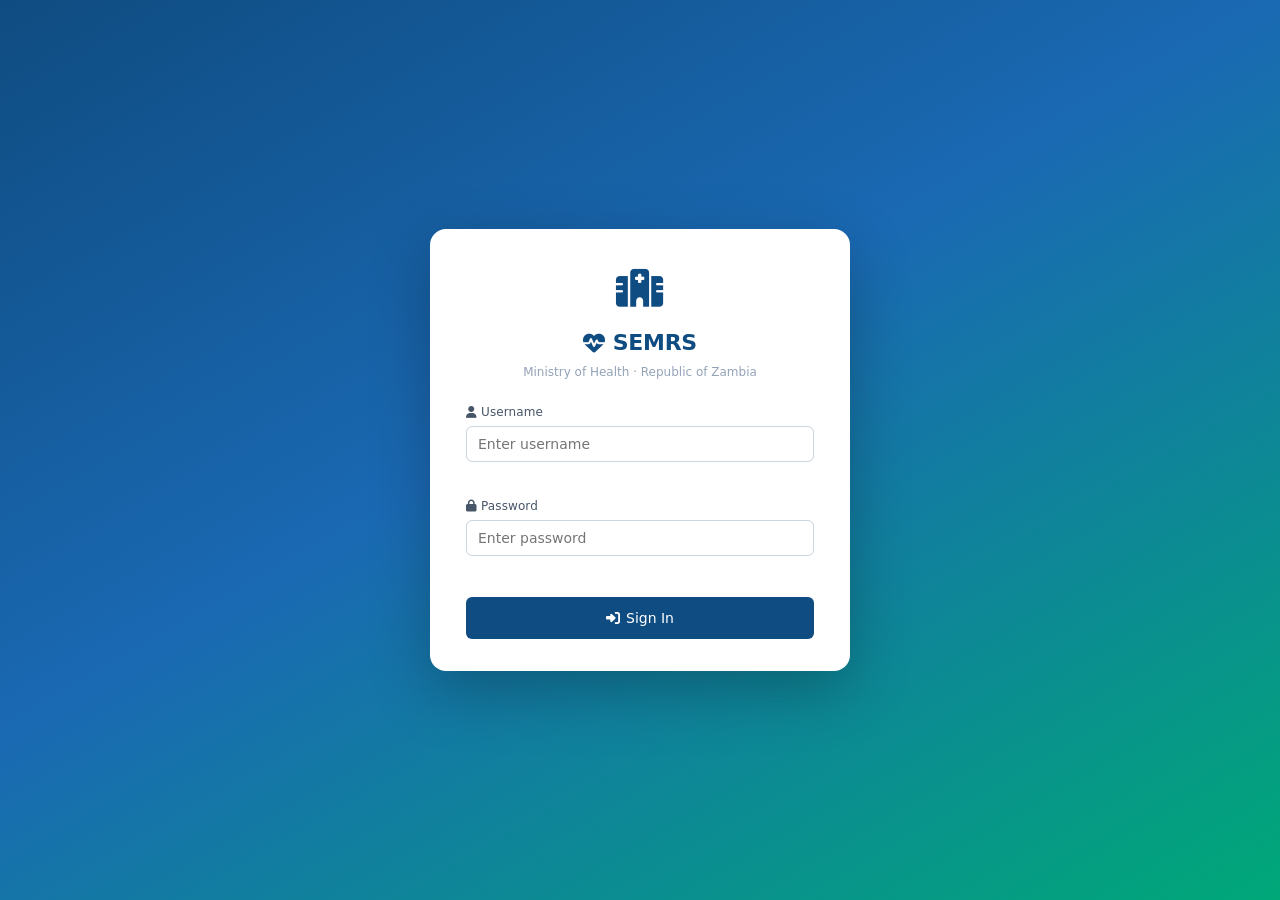
<file: static/index.html>
<!DOCTYPE html>
<html lang="en">
<head>
<meta charset="UTF-8">
<meta name="viewport" content="width=device-width, initial-scale=1.0">
<meta name="color-scheme" content="light">
<meta http-equiv="x-dns-prefetch-control" content="on">
<title>SmartCare EMR — Zambia</title>

<link rel="dns-prefetch" href="//fonts.googleapis.com">
<link rel="dns-prefetch" href="//fonts.gstatic.com">
<link rel="dns-prefetch" href="//cdnjs.cloudflare.com">
<link rel="preconnect" href="https://fonts.googleapis.com" crossorigin>
<link rel="preconnect" href="https://fonts.gstatic.com" crossorigin>
<link rel="preconnect" href="https://cdnjs.cloudflare.com" crossorigin>

<link
  href="https://fonts.googleapis.com/css2?family=DM+Sans:ital,opsz,wght@0,9..40,300;0,9..40,400;0,9..40,500;0,9..40,600;1,9..40,300&family=DM+Mono:wght@400;500&display=swap"
  rel="stylesheet"
  media="print"
  onload="this.media='all'">
<noscript>
  <link
    href="https://fonts.googleapis.com/css2?family=DM+Sans:ital,opsz,wght@0,9..40,300;0,9..40,400;0,9..40,500;0,9..40,600;1,9..40,300&family=DM+Mono:wght@400;500&display=swap"
    rel="stylesheet">
</noscript>

<link
  rel="preload"
  as="style"
  href="https://cdnjs.cloudflare.com/ajax/libs/font-awesome/6.5.2/css/all.min.css"
  integrity="sha512-SnH5WK+bZxgPHs44uWIX+LLJAJ9/2PkPKZ5QiAj6Ta86w+fsb2TkcmfRyVX3pBnMFcV7oQPJkl9QevSCWr3W6A=="
  crossorigin="anonymous"
  referrerpolicy="no-referrer">
<link
  rel="stylesheet"
  href="https://cdnjs.cloudflare.com/ajax/libs/font-awesome/6.5.2/css/all.min.css"
  integrity="sha512-SnH5WK+bZxgPHs44uWIX+LLJAJ9/2PkPKZ5QiAj6Ta86w+fsb2TkcmfRyVX3pBnMFcV7oQPJkl9QevSCWr3W6A=="
  crossorigin="anonymous"
  referrerpolicy="no-referrer"
  media="print"
  onload="this.media='all'">
<noscript>
  <link
    rel="stylesheet"
    href="https://cdnjs.cloudflare.com/ajax/libs/font-awesome/6.5.2/css/all.min.css"
    integrity="sha512-SnH5WK+bZxgPHs44uWIX+LLJAJ9/2PkPKZ5QiAj6Ta86w+fsb2TkcmfRyVX3pBnMFcV7oQPJkl9QevSCWr3W6A=="
    crossorigin="anonymous"
    referrerpolicy="no-referrer">
</noscript>

<!-- app.css — full UI suite, loads async after first paint so login renders instantly -->
<link
  rel="preload"
  as="style"
  href="/static/css/app.css"
  onload="this.onload=null;this.rel='stylesheet'">
<noscript>
  <link rel="stylesheet" href="/static/css/app.css">
</noscript>

<style>
/* ══════════════════════════════════════════
   CRITICAL FIRST-PAINT CSS — inlined so the
   page renders instantly BEFORE any CDN
   download completes. Rest is in /static/css/
   ══════════════════════════════════════════ */
*,*::before,*::after{box-sizing:border-box;margin:0;padding:0}
:root{
  --bg:#f0f4f8;--surface:#fff;--surface2:#f7f9fc;
  --border:#e2e8f0;--border2:#cbd5e1;
  --primary:#0f4c81;--primary-light:#1a69b3;--primary-ghost:#e8f0fb;
  --accent:#00a878;--accent-light:#e6f7f3;
  --danger:#dc2626;--danger-light:#fef2f2;
  --warn:#d97706;--warn-light:#fffbeb;
  --text:#0f172a;--text2:#475569;--text3:#94a3b8;
  --radius:10px;--radius-sm:6px;
  --sidebar-w:224px;
}
html,body{height:100%}
body{
  font-family:system-ui,-apple-system,'Segoe UI',Roboto,'Helvetica Neue',Arial,sans-serif;
  background:var(--bg);color:var(--text);font-size:14px;line-height:1.5;
  -webkit-text-size-adjust:100%;-webkit-font-smoothing:antialiased;
}
html.wf-active body,html.fonts-loaded body{font-family:'DM Sans',system-ui,-apple-system,'Segoe UI',Roboto,sans-serif}
code,pre,tt,.mono{font-family:ui-monospace,SFMono-Regular,Menlo,Consolas,monospace}
html.wf-active code,html.wf-active pre,html.wf-active tt,html.wf-active .mono{font-family:'DM Mono',ui-monospace,SFMono-Regular,monospace}
</style>
<style>
/* ── login screen ── */
#login-screen {
  display: flex;
  align-items: center;
  justify-content: center;
  width: 100vw;
  height: 100vh;
  height: 100dvh;
  background: linear-gradient(150deg, #0f4c81 0%, #1a69b3 45%, #00a878 100%);
  padding: 16px;
  overflow-y: auto;
  box-sizing: border-box;
}
.login-card {
  background: white;
  border-radius: 16px;
  padding: 32px 36px;
  width: 100%;
  max-width: 420px;
  box-shadow: 0 20px 60px rgba(0,0,0,.25);
  box-sizing: border-box;
}
.login-logo { text-align: center; margin-bottom: 22px }
.login-logo .cross { font-size: 38px; margin-bottom: 8px; display: block }
.login-logo h1 {
  font-size: 22px; font-weight: 600; color: var(--primary);
  letter-spacing: -.3px; display: flex; align-items: center;
  justify-content: center; gap: 8px;
}
.login-logo p { font-size: 12px; color: var(--text3); margin-top: 4px }
/* Responsive login */
@media (max-width: 480px) {
  #login-screen {
    padding: max(16px, env(safe-area-inset-top, 16px)) 12px max(16px, env(safe-area-inset-bottom, 16px));
    align-items: center;
  }
  .login-card {
    padding: 24px 20px;
    border-radius: 14px;
  }
  .login-logo { margin-bottom: 18px }
  .login-logo .cross { font-size: 32px }
  .login-logo h1 { font-size: 19px }
}
@media (max-width: 360px) {
  .login-logo h1 { font-size: 17px }
}
/* ── app shell ── */
#app{display:none;height:100vh;flex-direction:row;overflow:hidden}
.sidebar-overlay{display:none;position:fixed;inset:0;background:rgba(0,0,0,.45);z-index:99}
.sidebar-overlay.open{display:block}
/* ── sidebar ── */
.sidebar{width:var(--sidebar-w);background:var(--primary);display:flex;flex-direction:column;flex-shrink:0;overflow:hidden;z-index:100;transition:transform .25s ease}
.sidebar-logo{padding:20px 18px 16px;border-bottom:1px solid rgba(255,255,255,.1)}
.sidebar-logo h1{font-size:16px;font-weight:600;color:white;letter-spacing:-.2px}
.sidebar-logo p{font-size:11px;color:rgba(255,255,255,.5);margin-top:2px}
.sidebar-user{padding:12px 16px;border-bottom:1px solid rgba(255,255,255,.1);display:flex;align-items:center;gap:10px}
.user-avatar{width:34px;height:34px;border-radius:50%;background:rgba(255,255,255,.2);display:flex;align-items:center;justify-content:center;font-size:13px;font-weight:600;color:white;flex-shrink:0}
.user-info p{font-size:12px;font-weight:500;color:white;line-height:1.3}
.user-info span{font-size:10px;color:rgba(255,255,255,.5);text-transform:uppercase;letter-spacing:.4px}
nav{flex:1;padding:8px 0;overflow-y:auto}
.nav-section{padding:14px 18px 4px;font-size:10px;font-weight:600;text-transform:uppercase;letter-spacing:.6px;color:rgba(255,255,255,.3)}
.nav-item{display:flex;align-items:center;gap:10px;padding:11px 18px;cursor:pointer;color:rgba(255,255,255,.65);font-size:13px;font-weight:400;transition:all .15s;border-left:3px solid transparent;touch-action:manipulation}
.nav-item:hover,.nav-item:active{color:white;background:rgba(255,255,255,.07)}
.nav-item.active{color:white;background:rgba(255,255,255,.13);border-left-color:var(--accent);font-weight:500}
.nav-item i{width:16px;font-size:14px;text-align:center;flex-shrink:0;opacity:.8}
.nav-item.active i{opacity:1}
.sidebar-footer{padding:12px 16px;border-top:1px solid rgba(255,255,255,.1)}
.logout-btn{width:100%;padding:9px;background:rgba(255,255,255,.08);border:1px solid rgba(255,255,255,.15);border-radius:var(--radius-sm);color:rgba(255,255,255,.7);font-size:12px;cursor:pointer;font-family:inherit;transition:all .15s}
.logout-btn:hover{background:rgba(255,255,255,.15);color:white}
</style>
<style>
/* ── main area ── */
.main{flex:1;display:flex;flex-direction:column;overflow:hidden;min-width:0}
.topbar{background:white;border-bottom:1px solid var(--border);padding:0 20px;height:56px;display:flex;align-items:center;justify-content:space-between;flex-shrink:0;gap:12px}
.topbar-left{display:flex;align-items:center;gap:12px;min-width:0}
.topbar h2{font-size:16px;font-weight:600;color:var(--text);letter-spacing:-.2px;white-space:nowrap;overflow:hidden;text-overflow:ellipsis}
.topbar-right{display:flex;align-items:center;gap:10px;flex-shrink:0}
.hamburger{display:none;background:none;border:none;cursor:pointer;padding:6px;border-radius:6px;color:var(--text);flex-shrink:0;touch-action:manipulation}
.hamburger:hover{background:var(--bg)}
.hamburger i{font-size:18px}
.page{flex:1;overflow-y:auto;padding:20px}
/* ── dashboard banner ── */
.dash-banner{display:flex;align-items:center;gap:16px;background:white;border-radius:var(--radius);padding:16px 20px;margin-bottom:20px;border:1px solid var(--border);box-shadow:var(--shadow);flex-wrap:wrap}
.dash-banner__icon{width:44px;height:44px;border-radius:10px;display:flex;align-items:center;justify-content:center;font-size:20px;flex-shrink:0}
.dash-banner--doctor .dash-banner__icon{background:var(--primary-ghost);color:var(--primary)}
.dash-banner--nurse  .dash-banner__icon{background:var(--accent-light);color:var(--accent)}
.dash-banner--admin  .dash-banner__icon{background:var(--warn-light);color:var(--warn)}
.dash-banner__body{flex:1;min-width:0}
.dash-banner__name{font-size:15px;font-weight:600;color:var(--text);letter-spacing:-.2px}
.dash-banner__meta{font-size:12px;color:var(--text3);margin-top:2px}
.dash-banner__actions{display:flex;gap:8px;flex-wrap:wrap}
/* ── stat cards ── */
.stats-grid{display:grid;grid-template-columns:repeat(4,1fr);gap:14px;margin-bottom:20px}
.stat-card{background:white;border-radius:var(--radius);padding:16px 18px;border:1px solid var(--border);box-shadow:var(--shadow)}
.stat-card .label{font-size:11px;color:var(--text3);text-transform:uppercase;letter-spacing:.5px;margin-bottom:6px}
.stat-card .value{font-size:26px;font-weight:600;color:var(--text);line-height:1;letter-spacing:-.5px}
.stat-card .sub{font-size:11px;color:var(--text3);margin-top:4px}
.stat-card.accent{border-left:3px solid var(--accent)}
.stat-card.primary{border-left:3px solid var(--primary)}
.stat-card.warn{border-left:3px solid var(--warn)}
.stat-card.danger{border-left:3px solid var(--danger)}
/* ── cards ── */
.card{background:white;border-radius:var(--radius);border:1px solid var(--border);box-shadow:var(--shadow)}
.card--danger-border{border-left:3px solid var(--danger)}
.card--warn-border{border-left:3px solid var(--warn)}
.card-header{padding:14px 18px;border-bottom:1px solid var(--border);display:flex;align-items:center;justify-content:space-between;flex-wrap:wrap;gap:8px}
.card-header h3{font-size:14px;font-weight:600;color:var(--text)}
.card-body{padding:16px 18px}
/* ── grids ── */
.grid-2{display:grid;grid-template-columns:1fr 1fr;gap:16px}
.grid-3{display:grid;grid-template-columns:1fr 1fr 1fr;gap:16px}
</style>
<style>
/* ── tables ── */
.table-wrap{overflow-x:auto;-webkit-overflow-scrolling:touch}
table{width:100%;border-collapse:collapse}
th{text-align:left;font-size:11px;font-weight:600;text-transform:uppercase;letter-spacing:.5px;color:var(--text3);padding:10px 14px;border-bottom:1px solid var(--border);white-space:nowrap}
td{padding:11px 14px;border-bottom:1px solid var(--border);font-size:13px;color:var(--text2);vertical-align:middle}
tr:last-child td{border-bottom:none}
tr:hover td{background:#fafbfc}
.patient-name{font-weight:500;color:var(--text)}
/* ── badges ── */
.badge{display:inline-flex;align-items:center;gap:4px;padding:2px 9px;border-radius:20px;font-size:11px;font-weight:500;white-space:nowrap}
.badge-green{background:var(--accent-light);color:#065f46}
.badge-blue{background:var(--primary-ghost);color:var(--primary)}
.badge-warn{background:var(--warn-light);color:#92400e}
.badge-red{background:var(--danger-light);color:var(--danger)}
.badge-gray{background:#f1f5f9;color:var(--text3)}
/* ── forms ── */
.form-grid{display:grid;grid-template-columns:1fr 1fr;gap:14px}
.form-grid.cols-3{grid-template-columns:1fr 1fr 1fr}
.form-grid.cols-1{grid-template-columns:1fr}
.field{display:flex;flex-direction:column;gap:5px}
.field.span-2{grid-column:span 2}
label{font-size:12px;font-weight:500;color:var(--text2);letter-spacing:.1px}
input,select,textarea{padding:9px 11px;border:1px solid var(--border2);border-radius:var(--radius-sm);font-size:14px;font-family:inherit;color:var(--text);background:white;transition:border-color .15s,box-shadow .15s;outline:none;width:100%}
input:focus,select:focus,textarea:focus{border-color:var(--primary-light);box-shadow:0 0 0 3px rgba(26,105,179,.1)}
textarea{resize:vertical;min-height:70px}
.section-divider{grid-column:1/-1;padding:8px 0 4px;border-bottom:1px solid var(--border);margin-bottom:4px}
.section-divider h4{font-size:11px;font-weight:600;text-transform:uppercase;letter-spacing:.5px;color:var(--text3)}
/* ── buttons ── */
.btn{padding:9px 16px;border-radius:var(--radius-sm);font-size:13px;font-weight:500;cursor:pointer;font-family:inherit;transition:all .15s;border:none;display:inline-flex;align-items:center;gap:6px;touch-action:manipulation;white-space:nowrap}
.btn-primary{background:var(--primary);color:white}.btn-primary:hover{background:var(--primary-light)}
.btn-accent{background:var(--accent);color:white}.btn-accent:hover{background:#00956a}
.btn-outline{background:transparent;border:1px solid var(--border2);color:var(--text2)}.btn-outline:hover{background:var(--surface2)}
.btn-ghost{background:transparent;color:var(--primary);border:none;padding:6px 10px;font-size:12px}.btn-ghost:hover{background:var(--primary-ghost)}
.btn-danger{background:var(--danger);color:white}
.btn-sm{padding:5px 11px;font-size:12px}
/* ── search bar ── */
.search-bar{display:flex;align-items:center;gap:10px;background:white;border:1px solid var(--border2);border-radius:var(--radius-sm);padding:8px 12px;flex:1;max-width:380px}
.search-bar input{border:none;outline:none;font-size:13px;flex:1;background:transparent;color:var(--text);padding:0;box-shadow:none}
.search-bar i{color:var(--text3);flex-shrink:0;font-size:13px}
</style>
<style>
/* ── patient detail ── */
.patient-header{display:flex;align-items:flex-start;gap:16px;padding:18px;border-bottom:1px solid var(--border);flex-wrap:wrap}
.patient-avatar{width:52px;height:52px;border-radius:50%;background:var(--primary-ghost);display:flex;align-items:center;justify-content:center;font-size:18px;font-weight:600;color:var(--primary);flex-shrink:0}
.patient-meta{flex:1;min-width:0}
.patient-meta h2{font-size:18px;font-weight:600;letter-spacing:-.3px}
.patient-meta .smart-id{font-family:'DM Mono',monospace;font-size:12px;color:var(--primary);background:var(--primary-ghost);padding:2px 8px;border-radius:4px;display:inline-block;margin:3px 0}
.patient-actions{display:flex;gap:8px;flex-wrap:wrap}
.info-grid{display:grid;grid-template-columns:repeat(3,1fr);gap:12px;padding:16px 18px}
.info-item .key{font-size:10px;color:var(--text3);text-transform:uppercase;letter-spacing:.4px;margin-bottom:2px}
.info-item .val{font-size:13px;font-weight:500;color:var(--text)}
/* ── vitals ── */
.vitals-row{display:flex;gap:10px;flex-wrap:wrap;padding:14px 18px;background:var(--surface2);border-bottom:1px solid var(--border)}
.vital{background:white;border-radius:8px;padding:10px 14px;border:1px solid var(--border);text-align:center;min-width:76px}
.vital .v-label{font-size:10px;color:var(--text3);text-transform:uppercase;letter-spacing:.4px}
.vital .v-val{font-size:16px;font-weight:600;color:var(--primary);margin-top:2px}
.vital .v-unit{font-size:10px;color:var(--text3)}
/* ── encounter cards ── */
.enc-card{border:1px solid var(--border);border-radius:var(--radius-sm);margin-bottom:10px;overflow:hidden}
.enc-header{padding:12px 14px;background:var(--surface2);display:flex;align-items:center;justify-content:space-between;cursor:pointer;user-select:none;gap:8px}
.enc-header-left{display:flex;align-items:center;gap:8px;flex:1;min-width:0;flex-wrap:wrap}
.enc-header-right{display:flex;align-items:center;gap:10px;flex-shrink:0}
.enc-body{padding:14px 16px;display:none}
.enc-body.open{display:block}
.enc-detail-grid{display:grid;grid-template-columns:1fr 1fr;gap:10px}
.enc-detail .key{font-size:10px;color:var(--text3);text-transform:uppercase;letter-spacing:.3px;margin-bottom:2px}
.enc-detail .val{font-size:13px;color:var(--text2)}
/* ── charts ── */
.bar-chart{display:flex;flex-direction:column;gap:8px}
.bar-row{display:flex;align-items:center;gap:10px}
.bar-label{font-size:12px;color:var(--text2);width:110px;flex-shrink:0;white-space:nowrap;overflow:hidden;text-overflow:ellipsis}
.bar-track{flex:1;background:var(--bg);border-radius:4px;height:8px;overflow:hidden}
.bar-fill{height:100%;border-radius:4px;background:var(--primary);transition:width .5s ease}
.bar-fill.accent{background:var(--accent)}
.bar-val{font-size:11px;color:var(--text3);width:28px;text-align:right;flex-shrink:0}
.trend-chart{display:flex;align-items:flex-end;gap:6px;height:60px;padding:0 4px}
.trend-bar{flex:1;background:var(--primary);border-radius:3px 3px 0 0;opacity:.7;transition:opacity .15s;min-width:0;position:relative}
.trend-bar:hover{opacity:1}
.trend-bar .tip{position:absolute;top:-22px;left:50%;transform:translateX(-50%);background:var(--text);color:white;font-size:10px;padding:2px 6px;border-radius:4px;white-space:nowrap;opacity:0;pointer-events:none;transition:opacity .15s}
.trend-bar:hover .tip{opacity:1}
/* ── misc ── */
.vitals-modal-note{font-size:13px;color:var(--text2);margin-bottom:16px;display:flex;align-items:center;gap:6px}
.empty-state{text-align:center;padding:36px;color:var(--text3)}
.empty-state p{font-size:13px}
.tag{display:inline-block;background:var(--primary-ghost);color:var(--primary);font-size:11px;padding:2px 8px;border-radius:4px;font-family:'DM Mono',monospace}
.flex{display:flex;align-items:center}
.gap-2{gap:8px}.gap-3{gap:12px}.mb-4{margin-bottom:16px}
.text-sm{font-size:12px;color:var(--text3)}
.loading{text-align:center;padding:40px;color:var(--text3);font-size:13px}
.section-title{font-size:13px;font-weight:600;color:var(--text);margin-bottom:12px}
.page-toolbar{display:flex;align-items:center;justify-content:space-between;flex-wrap:wrap;gap:10px;margin-bottom:16px}
/* ── toast ── */
.toast{position:fixed;bottom:24px;right:16px;left:16px;max-width:360px;margin:0 auto;background:var(--text);color:white;padding:11px 18px;border-radius:var(--radius-sm);font-size:13px;z-index:1000;transform:translateY(80px);opacity:0;transition:all .3s;box-shadow:var(--shadow-md)}
.toast.show{transform:translateY(0);opacity:1}
.toast.success{background:var(--accent)}.toast.error{background:var(--danger)}
/* ── modal ── */
.modal-overlay{position:fixed;inset:0;background:rgba(0,0,0,.45);z-index:200;display:none;align-items:flex-end;justify-content:center;padding:0}
.modal-overlay.open{display:flex}
.modal{background:white;border-radius:16px 16px 0 0;width:100%;max-width:700px;max-height:92vh;overflow:hidden;display:flex;flex-direction:column;box-shadow:0 -8px 40px rgba(0,0,0,.2)}
.modal-header{padding:16px 20px;border-bottom:1px solid var(--border);display:flex;align-items:center;justify-content:space-between;flex-shrink:0}
.modal-header h3{font-size:16px;font-weight:600}
.modal-body{padding:20px;overflow-y:auto;flex:1;-webkit-overflow-scrolling:touch}
.modal-footer{padding:14px 20px;border-top:1px solid var(--border);display:flex;justify-content:flex-end;gap:10px;flex-shrink:0;flex-wrap:wrap}
</style>
<style>
/* ════════════════════════════════════════════
   RESPONSIVE
   ════════════════════════════════════════════ */
@media (max-width:900px){
  .stats-grid{grid-template-columns:repeat(2,1fr)}
  .grid-3{grid-template-columns:1fr 1fr}
  .info-grid{grid-template-columns:repeat(2,1fr)}
}
@media (max-width:640px){
  .sidebar{position:fixed;top:0;left:0;bottom:0;transform:translateX(-100%);box-shadow:4px 0 24px rgba(0,0,0,.2)}
  .sidebar.open{transform:translateX(0)}
  .hamburger{display:flex}
  #topbar-facility,#topbar-date{display:none}
  .page{padding:14px}
  .stats-grid{grid-template-columns:1fr 1fr}
  .grid-2,.grid-3{grid-template-columns:1fr}
  .info-grid{grid-template-columns:1fr 1fr}
  .enc-detail-grid{grid-template-columns:1fr}
  .form-grid,.form-grid.cols-3{grid-template-columns:1fr}
  .field.span-2{grid-column:span 1}
  .search-bar{max-width:100%}
  .patient-header{flex-direction:column}
  .patient-actions{width:100%}
  .patient-actions .btn{flex:1;justify-content:center}
  .login-card{padding:24px 20px}
  .modal{max-height:95vh}
  .modal-footer{flex-direction:column}
  .modal-footer .btn{width:100%;justify-content:center}
  .topbar{padding:0 14px}
  .toast{bottom:16px;right:12px;left:12px}
  .dash-banner{flex-direction:column;align-items:flex-start}
  .dash-banner__actions{width:100%}
  .dash-banner__actions .btn{flex:1;justify-content:center}
}
@media (max-width:380px){
  .stats-grid{grid-template-columns:1fr}
}

/* ── Enhanced dashboard components ── */
/* ── AI Assistant styles ── */
@keyframes ai-dot-pulse {
  0%,100%{transform:translateY(0);opacity:.4}
  50%{transform:translateY(-4px);opacity:1}
}
.ai-dot{
  display:inline-block;width:7px;height:7px;border-radius:50%;
  background:var(--primary);animation:ai-dot-pulse 1.2s infinite ease-in-out;
}
.ai-panel-fade{animation:ai-fade-in .25s ease}
@keyframes ai-fade-in{from{opacity:0;transform:translateY(6px)}to{opacity:1;transform:none}}
/* AI nav item highlight */
.nav-item[data-page="ai"]{border-left-color:transparent}
.nav-item[data-page="ai"].active{border-left-color:#f59e0b}
/* AI CTA button in banners */
.ai-cta-btn{
  display:inline-flex;align-items:center;gap:8px;
  padding:9px 16px;border-radius:var(--radius-sm);border:none;cursor:pointer;
  font-family:inherit;font-size:13px;font-weight:500;transition:all .15s;
  background:linear-gradient(135deg,var(--primary) 0%,#1a69b3 50%,var(--accent) 100%);
  color:white;box-shadow:0 2px 8px rgba(15,76,129,.35);
}
.ai-cta-btn:hover{filter:brightness(1.1);box-shadow:0 4px 14px rgba(15,76,129,.45);transform:translateY(-1px)}
.ai-cta-btn .ai-badge{
  background:rgba(255,255,255,.2);border-radius:4px;
  padding:1px 6px;font-size:10px;font-weight:600;letter-spacing:.3px;text-transform:uppercase;
}
/* KPI delta badges on stat cards */
.stat-delta{display:inline-flex;align-items:center;gap:3px;font-size:11px;font-weight:600;padding:1px 6px;border-radius:10px;margin-top:4px}
.stat-delta.up{background:#dcfce7;color:#166534}
.stat-delta.down{background:var(--danger-light);color:var(--danger)}
.stat-delta.flat{background:#f1f5f9;color:var(--text3)}

/* Data quality panel */
.dq-issue{display:flex;align-items:flex-start;gap:12px;padding:12px 0;border-bottom:1px solid var(--border)}
.dq-issue:last-child{border-bottom:none}
.dq-icon{width:32px;height:32px;border-radius:8px;display:flex;align-items:center;justify-content:center;font-size:14px;flex-shrink:0;margin-top:2px}
.dq-icon.high{background:var(--danger-light);color:var(--danger)}
.dq-icon.med{background:var(--warn-light);color:var(--warn)}
.dq-icon.low{background:var(--primary-ghost);color:var(--primary)}
.dq-body{flex:1}
.dq-title{font-size:13px;font-weight:500;color:var(--text)}
.dq-desc{font-size:12px;color:var(--text3);margin-top:2px}
.dq-count{font-size:22px;font-weight:700;flex-shrink:0;text-align:right;min-width:40px}

/* Quick search results */
.qsr-item{display:flex;align-items:center;gap:10px;padding:10px 14px;cursor:pointer;border-bottom:1px solid var(--border);transition:background .1s}
.qsr-item:last-child{border-bottom:none}
.qsr-item:hover{background:var(--bg)}
.qsr-avatar{width:30px;height:30px;border-radius:50%;background:var(--primary-ghost);color:var(--primary);display:flex;align-items:center;justify-content:center;font-size:11px;font-weight:600;flex-shrink:0}
.qsr-body{flex:1;min-width:0}
.qsr-name{font-size:13px;font-weight:500;color:var(--text)}
.qsr-meta{font-size:11px;color:var(--text3);margin-top:2px}

/* Triage mode bar */
.triage-mode-bar{display:none;align-items:center;justify-content:space-between;gap:12px;background:var(--primary);border-radius:var(--radius);padding:14px 18px;margin-bottom:16px;flex-wrap:wrap}
.triage-mode-bar.active{display:flex}
.tm-info{color:#fff}
.tm-info h4{font-size:14px;font-weight:600}
.tm-info p{font-size:12px;opacity:.75;margin-top:2px}
.tm-actions{display:flex;gap:8px;flex-wrap:wrap;align-items:center}
.progress-bar{height:4px;background:rgba(255,255,255,.2);border-radius:2px;overflow:hidden;margin-top:6px;min-width:120px}
.progress-fill{height:100%;background:var(--accent);border-radius:2px;transition:width .4s ease}

/* Vitals quick-entry strip */
.vitals-strip{display:grid;grid-template-columns:repeat(6,1fr);gap:10px;padding:14px 18px;border-top:1px solid var(--border)}
.vs-field{display:flex;flex-direction:column;gap:4px}
.vs-label{font-size:10px;font-weight:600;text-transform:uppercase;letter-spacing:.4px;color:var(--text3)}
.vs-input{padding:7px 10px;border:1px solid var(--border2);border-radius:var(--radius-sm);font-size:14px;font-family:inherit;outline:none;width:100%;transition:border-color .15s,box-shadow .15s}
.vs-input:focus{border-color:var(--accent);box-shadow:0 0 0 3px rgba(0,168,120,.1)}

/* Critical row in triage */
@keyframes pulse-anim{0%,100%{opacity:1}50%{opacity:.7}}
.critical-label{display:inline-flex;align-items:center;gap:4px;background:var(--danger);color:#fff;padding:2px 7px;border-radius:4px;font-size:10px;font-weight:700;text-transform:uppercase;letter-spacing:.4px;animation:pulse-anim 2s infinite}

@media(max-width:640px){
  .vitals-strip{grid-template-columns:repeat(2,1fr)}
}

/* ── Skeleton loading screens ── */
@keyframes skel-shimmer{0%{background-position:-600px 0}100%{background-position:600px 0}}
.skel-banner,.skel-card,.skel-search,.skel-btn,.skel-row{position:relative;overflow:hidden;background:#e2e8f0;border-radius:var(--radius)}
.skel-banner::after,.skel-card::after,.skel-search::after,.skel-btn::after,.skel-row::after{content:'';position:absolute;inset:0;background:linear-gradient(90deg,transparent 0%,rgba(255,255,255,.55) 50%,transparent 100%);background-size:600px 100%;animation:skel-shimmer 1.4s infinite linear}
.skel-banner{height:72px;margin-bottom:20px}
.skel-card{min-height:120px;border:none!important;box-shadow:none!important;display:flex;flex-direction:column;gap:8px;justify-content:center;padding:16px 18px}
.skel-row{height:46px;background:#f1f5f9;border-bottom:1px solid var(--border);border-radius:0}
.stats-grid .skel-card{border-left:3px solid #cbd5e1!important}

/* ══════════════════════════════════════════════
   LOADING OVERLAY — shown after login while
   dashboard data is fetched from the server.
   Replaces skeleton screens for dashboard only.
   ══════════════════════════════════════════════ */
#loading-overlay{
  position:fixed;inset:0;z-index:999;
  background:var(--bg);
  display:none;
  flex-direction:column;
  align-items:center;
  justify-content:center;
  gap:20px;
}
#loading-overlay.visible{display:flex}
.lo-spinner{
  width:52px;height:52px;
  border-radius:50%;
  border:4px solid var(--border);
  border-top-color:var(--primary);
  animation:lo-spin .75s linear infinite;
}
@keyframes lo-spin{to{transform:rotate(360deg)}}
.lo-brand{display:flex;flex-direction:column;align-items:center;gap:6px}
.lo-brand span{font-size:13px;color:var(--text3);letter-spacing:.2px}
.lo-logo{font-size:15px;font-weight:600;color:var(--primary);display:flex;align-items:center;gap:7px}

/* ══════════════════════════════════════════════
   REFRESHED DASHBOARD DESIGN SYSTEM
   ══════════════════════════════════════════════ */

/* Stat cards — icon variant */
.stat-card .stat-top{display:flex;align-items:flex-start;justify-content:space-between;margin-bottom:6px}
.stat-icon{
  width:38px;height:38px;border-radius:9px;
  display:flex;align-items:center;justify-content:center;
  font-size:16px;flex-shrink:0;
}
.stat-card.primary .stat-icon{background:var(--primary-ghost);color:var(--primary)}
.stat-card.accent  .stat-icon{background:var(--accent-light);color:var(--accent)}
.stat-card.warn    .stat-icon{background:var(--warn-light);color:var(--warn)}
.stat-card.danger  .stat-icon{background:var(--danger-light);color:var(--danger)}

/* Card icon-header variant */
.card-icon-header{
  display:flex;align-items:center;gap:10px;
  padding:13px 18px;border-bottom:1px solid var(--border);
}
.card-icon-header .chi-icon{
  width:32px;height:32px;border-radius:8px;
  display:flex;align-items:center;justify-content:center;
  font-size:14px;flex-shrink:0;
}
.card-icon-header h3{font-size:14px;font-weight:600;color:var(--text);flex:1}
.card-icon-header .chi-right{display:flex;align-items:center;gap:8px;flex-shrink:0}

/* Section header strip */
.section-strip{
  display:flex;align-items:center;justify-content:space-between;
  margin:20px 0 12px;flex-wrap:wrap;gap:8px
}
.section-strip h3{font-size:13px;font-weight:600;color:var(--text3);text-transform:uppercase;letter-spacing:.5px}

/* Metric list rows (sidebar-style stats) */
.metric-row{display:flex;align-items:center;gap:12px;padding:9px 0;border-bottom:1px solid var(--border)}
.metric-row:last-child{border-bottom:none}
.metric-icon{width:28px;height:28px;border-radius:7px;display:flex;align-items:center;justify-content:center;font-size:12px;flex-shrink:0}
.metric-label{flex:1;font-size:13px;color:var(--text2)}
.metric-val{font-size:14px;font-weight:600;color:var(--text)}

/* Pill tabs */
.pill-tabs{display:flex;gap:4px;background:var(--bg);border-radius:8px;padding:3px}
.pill-tab{padding:5px 12px;border-radius:6px;font-size:12px;font-weight:500;cursor:pointer;color:var(--text3);border:none;background:transparent;font-family:inherit;transition:all .15s}
.pill-tab.active{background:white;color:var(--text);box-shadow:var(--shadow)}

/* Horizontal mini kpi strip */
.kpi-strip{display:flex;gap:1px;background:var(--border);border-radius:var(--radius);overflow:hidden;margin-bottom:20px}
.kpi-strip-item{flex:1;background:white;padding:14px 16px;text-align:center}
.kpi-strip-item .ksi-val{font-size:22px;font-weight:700;color:var(--text);letter-spacing:-.5px;line-height:1}
.kpi-strip-item .ksi-label{font-size:10px;color:var(--text3);text-transform:uppercase;letter-spacing:.5px;margin-top:4px}
.kpi-strip-item .ksi-sub{font-size:11px;color:var(--text3);margin-top:3px}

/* Alert banner row */
.alert-banner{
  display:flex;align-items:center;gap:12px;
  background:var(--danger-light);border:1px solid #fca5a5;
  border-radius:var(--radius);padding:12px 16px;margin-bottom:16px;
}
.alert-banner i{color:var(--danger);font-size:18px;flex-shrink:0}
.alert-banner-body{flex:1}
.alert-banner-title{font-size:13px;font-weight:600;color:var(--danger)}
.alert-banner-sub{font-size:12px;color:#991b1b;margin-top:2px}

/* Timeline / schedule row */
.timeline-row{display:flex;align-items:center;gap:12px;padding:10px 0;border-bottom:1px solid var(--border)}
.timeline-row:last-child{border-bottom:none}
.tl-dot{width:10px;height:10px;border-radius:50%;flex-shrink:0}
.tl-time{font-size:11px;font-family:'DM Mono',monospace;color:var(--text3);width:48px;flex-shrink:0;text-align:right}
.tl-body{flex:1;min-width:0}
.tl-title{font-size:13px;font-weight:500;color:var(--text)}
.tl-sub{font-size:11px;color:var(--text3);margin-top:1px}

/* Mini progress */
.mini-progress{height:6px;background:var(--border);border-radius:3px;overflow:hidden;margin-top:6px}
.mini-progress-fill{height:100%;border-radius:3px;transition:width .8s ease}

/* Trend sparkline bars */
.spark-bars{display:flex;align-items:flex-end;gap:3px;height:48px}
.spark-bar{flex:1;border-radius:2px 2px 0 0;min-height:4px;background:var(--primary);opacity:.6;transition:opacity .15s}
.spark-bar:hover{opacity:1}
.spark-labels{display:flex;justify-content:space-between;margin-top:4px}
.spark-label{font-size:9px;color:var(--text3);text-align:center;flex:1}
</style>
<body>

<!-- ═══════════════════════ LOGIN ═══════════════════════ -->
<div id="login-screen">
  <div class="login-card">

    <div class="login-logo">
      <span class="cross"><i class="fa-solid fa-hospital" style="color:var(--primary)"></i></span>
      <h1><i class="fa-solid fa-heart-pulse"></i> SEMRS</h1>
      <p>Ministry of Health · Republic of Zambia</p>
    </div>

    <div class="field" style="margin-bottom:14px">
      <label><i class="fas fa-user"></i> Username</label>
      <input type="text" id="l-user" placeholder="Enter username"
             autocomplete="username" inputmode="text">
    </div><br>
    <div class="field" style="margin-bottom:20px">
      <label><i class="fas fa-lock"></i> Password</label>
      <input type="password" id="l-pass" placeholder="Enter password"
             autocomplete="current-password"
             onkeydown="if(event.key==='Enter')doLogin()">
    </div><br>
    <button class="btn btn-primary"
            style="width:100%;justify-content:center;padding:13px;font-size:14px"
            onclick="doLogin()">
      <i class="fa-solid fa-sign-in-alt"></i> Sign In
    </button>
    <p id="l-err" style="color:var(--danger);font-size:12px;margin-top:12px;
                          text-align:center;display:none;line-height:1.4"></p>

  </div>
</div>

<!-- ═══════════════════════ APP SHELL ═══════════════════ -->
<div id="app">
  <div class="sidebar-overlay" id="sidebar-overlay" onclick="closeSidebar()"></div>
  <div class="sidebar" id="sidebar">
    <div class="sidebar-logo">
      <h1><i class="fa-solid fa-hospital-user" style="margin-right:6px"></i>SmartCare</h1>
      <p>EMR System · Zambia</p>
    </div>
    <div class="sidebar-user">
      <div class="user-avatar" id="sidebar-avatar">U</div>
      <div class="user-info">
        <p id="sidebar-name">User</p>
        <span id="sidebar-role">Role</span>
      </div>
    </div>
    <nav id="sidebar-nav"></nav>
    <div class="sidebar-footer">
      <button class="logout-btn" onclick="logout()">
        <i class="fa-solid fa-right-from-bracket"></i> Sign Out
      </button>
    </div>
  </div>
  <div class="main">
    <div class="topbar">
      <div class="topbar-left">
        <button class="hamburger" id="hamburger" onclick="toggleSidebar()" aria-label="Toggle menu">
          <i class="fa-solid fa-bars"></i>
        </button>
        <h2 id="page-title">Dashboard</h2>
      </div>
      <!-- Doctor: quick patient search -->
      <div id="qs-wrap" style="display:none;position:relative;flex:1;max-width:340px;margin:0 12px">
        <i class="fa-solid fa-magnifying-glass" style="position:absolute;left:11px;top:50%;transform:translateY(-50%);color:var(--text3);font-size:13px;pointer-events:none"></i>
        <input id="qs-input" type="text" placeholder="Quick patient search…" autocomplete="off"
          style="width:100%;padding:9px 12px 9px 34px;border:1px solid var(--border2);border-radius:var(--radius-sm);font-size:13px;font-family:inherit;outline:none"
          oninput="handleQuickSearch(this.value)" onfocus="openQS()">
        <div id="qs-results" style="display:none;position:absolute;top:calc(100% + 6px);left:0;right:0;background:white;border:1px solid var(--border);border-radius:var(--radius-sm);box-shadow:var(--shadow-md);z-index:100;max-height:320px;overflow-y:auto"></div>
      </div>
      <!-- Nurse: batch triage button -->
      <div id="triage-btn-wrap" style="display:none">
        <button class="btn btn-accent btn-sm" onclick="startBatchTriage()">
          <i class="fa-solid fa-bolt"></i> Batch Triage
        </button>
      </div>
      <div class="topbar-right">
        <span class="text-sm" id="topbar-facility"></span>
        <span id="topbar-date" class="text-sm"></span>
      </div>
    </div>
    <div class="page" id="page-content"></div>
  </div>
</div>

<!-- ═══════════════════════ MODAL ═══════════════════════ -->
<div class="modal-overlay" id="modal-overlay">
  <div class="modal" id="modal">
    <div class="modal-header">
      <h3 id="modal-title">Modal</h3>
      <button class="btn btn-ghost btn-sm" onclick="closeModal()" style="padding:4px 8px;font-size:16px">
        <i class="fa-solid fa-xmark"></i>
      </button>
    </div>
    <div class="modal-body" id="modal-body"></div>
    <div class="modal-footer" id="modal-footer"></div>
  </div>
</div>
<div class="toast" id="toast"></div>

<!-- ═══════════════════════ LOADING OVERLAY ══════════════ -->
<div id="loading-overlay">
  <div class="lo-spinner"></div>
  <div class="lo-brand">
    <div class="lo-logo"><i class="fa-solid fa-heart-pulse"></i> SmartCare EMR</div>
    <span id="lo-msg">Loading your dashboard…</span>
  </div>
</div>

<script src="/static/js/dashboard.doctor.js"></script>
<script src="/static/js/dashboard.nurse.js"></script>
<script src="/static/js/dashboard.admin.js"></script>
<script src="/static/js/pages.js"></script>
<script src="/static/js/reports.js"></script>
<script src="/static/js/ai.js"></script>
<!-- role-dashboards.js removed — was duplicate dead code -->
<script>
/* ═══════════════════════════════════════════════════════
   APP CORE — auth, routing, helpers
   ═══════════════════════════════════════════════════════ */

const API = '';
let token        = localStorage.getItem('emr_token');
let refreshToken = localStorage.getItem('emr_refresh');
let currentUser  = JSON.parse(localStorage.getItem('emr_user') || 'null');
let currentPage  = 'dashboard';
let _refreshTimer = null;

/* ── page router — defined early so navigate() can reference it ── */
function pages_dispatch(page) {
  const map = {
    dashboard:  renderDashboard,
    patients:   renderPatients,
    encounters: renderEncounters,
    reports:    renderReports,
    users:      renderUsers,
  };
  const fn = map[page];
  if (fn) fn(); else console.warn('Unknown page:', page);
}
const ROLE_NAV = {
  doctor: `
    <div class="nav-section">Clinical</div>
    <div class="nav-item" data-page="dashboard"  onclick="navigate('dashboard')"><i class="fa-solid fa-gauge-high fa-fw"></i> Dashboard</div>
    <div class="nav-item" data-page="patients"   onclick="navigate('patients')"><i class="fa-solid fa-users fa-fw"></i> Patients</div>
    <div class="nav-item" data-page="encounters" onclick="navigate('encounters')"><i class="fa-solid fa-stethoscope fa-fw"></i> Encounters</div>
    <div class="nav-section">Tools</div>
    <div class="nav-item" data-page="reports" onclick="navigate('reports')"><i class="fa-solid fa-chart-bar fa-fw"></i> Reports</div>
    <div class="nav-item" data-page="ai" onclick="navigateAI()" style="border-left:3px solid transparent">
      <i class="fa-solid fa-robot fa-fw"></i> AI Assistant
      <span style="margin-left:auto;background:var(--primary);color:white;font-size:9px;
             font-weight:700;padding:1px 6px;border-radius:10px;letter-spacing:.3px">NEW</span>
    </div>`,
  nurse: `
    <div class="nav-section">Nursing</div>
    <div class="nav-item" data-page="dashboard"  onclick="navigate('dashboard')"><i class="fa-solid fa-gauge-high fa-fw"></i> Dashboard</div>
    <div class="nav-item" data-page="patients"   onclick="navigate('patients')"><i class="fa-solid fa-users fa-fw"></i> Patients</div>
    <div class="nav-item" data-page="encounters" onclick="navigate('encounters')"><i class="fa-solid fa-stethoscope fa-fw"></i> Encounters</div>
    <div class="nav-section">Tools</div>
    <div class="nav-item" data-page="reports" onclick="navigate('reports')"><i class="fa-solid fa-chart-bar fa-fw"></i> Reports</div>
    <div class="nav-item" data-page="ai" onclick="navigateAI()" style="border-left:3px solid transparent">
      <i class="fa-solid fa-robot fa-fw"></i> AI Assistant
      <span style="margin-left:auto;background:var(--accent);color:white;font-size:9px;
             font-weight:700;padding:1px 6px;border-radius:10px;letter-spacing:.3px">NEW</span>
    </div>`,
  admin: `
    <div class="nav-section">Main</div>
    <div class="nav-item" data-page="dashboard"  onclick="navigate('dashboard')"><i class="fa-solid fa-gauge-high fa-fw"></i> Dashboard</div>
    <div class="nav-item" data-page="patients"   onclick="navigate('patients')"><i class="fa-solid fa-users fa-fw"></i> Patients</div>
    <div class="nav-item" data-page="encounters" onclick="navigate('encounters')"><i class="fa-solid fa-stethoscope fa-fw"></i> Encounters</div>
    <div class="nav-section">Administration</div>
    <div class="nav-item" data-page="users"   onclick="navigate('users')"><i class="fa-solid fa-users-gear fa-fw"></i> Users</div>
    <div class="nav-item" data-page="reports" onclick="navigate('reports')"><i class="fa-solid fa-chart-bar fa-fw"></i> Reports</div>
    <div class="nav-section">Intelligence</div>
    <div class="nav-item" data-page="ai" onclick="navigateAI()" style="border-left:3px solid transparent">
      <i class="fa-solid fa-robot fa-fw"></i> AI Analytics
      <span style="margin-left:auto;background:var(--warn);color:white;font-size:9px;
             font-weight:700;padding:1px 6px;border-radius:10px;letter-spacing:.3px">NEW</span>
    </div>`,
};

/* ── auth ── */async function doLogin() {
  const username = document.getElementById('l-user').value.trim();
  const password = document.getElementById('l-pass').value;
  const err      = document.getElementById('l-err');
  const btn      = document.querySelector('#login-screen .btn-primary');
  err.style.display = 'none';

  if (!username || !password) {
    err.textContent = 'Please enter your username and password.';
    err.style.display = 'block'; return;
  }

  if (btn) { btn.disabled = true; btn.innerHTML = '<i class="fa-solid fa-spinner fa-spin"></i> Signing in…'; }
  try {
    const res  = await fetch('/api/login', {
      method: 'POST',
      headers: { 'Content-Type': 'application/json' },
      body: JSON.stringify({ username, password }),
    });
    const data = await res.json();
    if (!res.ok) {
      err.textContent = data.error || 'Invalid credentials';
      err.style.display = 'block'; return;
    }
    _storeSession(data.token, data.refresh, data.user);
    showApp();
  } catch (e) {
    err.textContent = 'Cannot reach server. Is the backend running?';
    err.style.display = 'block';
  } finally {
    if (btn) { btn.disabled = false; btn.innerHTML = '<i class="fa-solid fa-sign-in-alt"></i> Sign In'; }
  }
}

function _storeSession(accessToken, refresh, user) {
  token        = accessToken;
  refreshToken = refresh || null;
  currentUser  = user;
  localStorage.setItem('emr_token',   token);
  localStorage.setItem('emr_refresh', refreshToken || '');
  localStorage.setItem('emr_user',    JSON.stringify(currentUser));
  _scheduleRefresh();
}

function _scheduleRefresh() {
  if (_refreshTimer) clearTimeout(_refreshTimer);
  // Re-auth 2 minutes before the 12-hour access token expires
  const MS_11H58M = (12 * 60 - 2) * 60 * 1000;
  _refreshTimer = setTimeout(_silentRefresh, MS_11H58M);
}

async function _silentRefresh() {
  if (!refreshToken) { logout(); return; }
  try {
    const res  = await fetch('/api/token/refresh', {
      method: 'POST',
      headers: { 'Content-Type': 'application/json' },
      body: JSON.stringify({ refresh: refreshToken }),
    });
    if (!res.ok) { logout(); return; }
    const data = await res.json();
    _storeSession(data.token, data.refresh, currentUser);
  } catch { logout(); }
}

async function logout() {
  // Blacklist the refresh token so it can't be reused after sign-out
  if (refreshToken) {
    try {
      await fetch('/api/logout', {
        method: 'POST',
        headers: { 'Content-Type': 'application/json', 'Authorization': `Bearer ${token}` },
        body: JSON.stringify({ refresh: refreshToken }),
      });
    } catch { /* best-effort */ }
  }
  if (_refreshTimer) clearTimeout(_refreshTimer);
  token = null; refreshToken = null; currentUser = null;
  localStorage.removeItem('emr_token');
  localStorage.removeItem('emr_refresh');
  localStorage.removeItem('emr_user');
  document.getElementById('app').style.display = 'none';
  document.getElementById('login-screen').style.display = 'flex';
}

/* ── api wrapper ── */
async function api(path, opts = {}) {
  const controller = new AbortController();
  const timeoutId  = setTimeout(() => controller.abort(), 25000); // 25s timeout

  const doFetch = (t) => fetch(API + path, {
    ...opts,
    signal: controller.signal,
    headers: { 'Content-Type': 'application/json', 'Authorization': `Bearer ${t}`, ...(opts.headers || {}) },
  });

  let res;
  try {
    res = await doFetch(token);
  } catch {
    clearTimeout(timeoutId);
    return null; // network error / timeout / backend unreachable
  }
  clearTimeout(timeoutId);

  // Try a silent refresh on 401 before giving up
  if (res.status === 401 && refreshToken) {
    await _silentRefresh();
    if (!token) return null;
    try { res = await doFetch(token); } catch { return null; }
    if (res.status === 401) { logout(); return null; }
  } else if (res.status === 401) {
    logout(); return null;
  }

  // Guard against non-JSON responses (e.g. Django 500 HTML error pages)
  if (!res.ok) {
    console.error(`API error ${res.status} on ${path}`);
    return null;
  }
  try {
    return await res.json();
  } catch (e) {
    console.error(`JSON parse error on ${path}:`, e);
    return null;
  }
}

/* ── app shell ── */
function _showOverlay(msg) {
  document.getElementById('lo-msg').textContent = msg || 'Loading your dashboard…';
  document.getElementById('loading-overlay').classList.add('visible');
}
function _hideOverlay() {
  document.getElementById('loading-overlay').classList.remove('visible');
}

function showApp() {
  document.getElementById('login-screen').style.display = 'none';
  document.getElementById('app').style.display = 'flex';

  const role = currentUser.role;
  document.getElementById('sidebar-name').textContent   = currentUser.name;
  document.getElementById('sidebar-role').textContent   = role.toUpperCase();
  document.getElementById('sidebar-avatar').textContent = initials(currentUser.name);
  document.getElementById('topbar-facility').textContent = currentUser.facility;
  document.getElementById('topbar-date').textContent = new Date().toLocaleDateString('en-ZM', {
    weekday: 'short', year: 'numeric', month: 'short', day: 'numeric',
  });

  document.getElementById('sidebar-nav').innerHTML = ROLE_NAV[role] || ROLE_NAV.admin;
  document.getElementById('qs-wrap').style.display         = role === 'doctor' ? 'block'       : 'none';
  document.getElementById('triage-btn-wrap').style.display = role === 'nurse'  ? 'inline-flex' : 'none';

  // Show the fullscreen overlay while the first dashboard load happens
  _showOverlay(`Welcome, ${currentUser.name.split(' ')[0]}. Loading your dashboard…`);
  navigate('dashboard');
}

/* ── navigation ── */
function navigate(page) {
  if (page === 'ai') { navigateAI(); return; }
  currentPage = page;
  document.querySelectorAll('#sidebar-nav .nav-item').forEach(n => {
    n.classList.toggle('active', n.dataset.page === page);
  });
  const titles = {
    dashboard: 'Dashboard', patients: 'Patients',
    encounters: 'Clinical Encounters', reports: 'Reports & Analytics', users: 'User Management',
  };
  document.getElementById('page-title').textContent = titles[page] || page;
  document.getElementById('page-content').innerHTML = _skeletonFor(page);
  closeSidebar();
  pages_dispatch(page);
}

/* ── skeleton screens ── */
function _skeletonFor(page) {
  const p = `<div class="skel-pulse"></div>`;
  const line = (w='80%',h='12px') =>
    `<div class="skel-line" style="width:${w};height:${h};border-radius:6px;background:rgba(0,0,0,.07);margin:6px 0"></div>`;

  if (page === 'dashboard') {
    const banner = `<div class="skel-banner"></div>`;
    const stats  = `<div class="stats-grid">
      ${[0,1,2,3].map(()=>`<div class="stat-card skel-card">${line('40%','28px')}${line('60%','10px')}</div>`).join('')}
    </div>`;
    const row = `<div class="grid-2 mb-4">
      <div class="card skel-card" style="min-height:140px">${line('55%','14px')}${line('80%','10px')}${line('70%','10px')}${line('65%','10px')}</div>
      <div class="card skel-card" style="min-height:140px">${line('55%','14px')}${line('80%','10px')}${line('70%','10px')}${line('65%','10px')}</div>
    </div>`;
    return banner + stats + row + row;
  }
  if (page === 'patients' || page === 'encounters') {
    const toolbar = `<div class="page-toolbar" style="margin-bottom:16px">
      <div class="skel-search" style="flex:1;max-width:380px;height:38px"></div>
      <div class="skel-btn" style="width:140px;height:36px"></div>
    </div>`;
    const rows = [0,1,2,3,4,5].map(()=>
      `<div class="skel-row" style="height:46px;background:#f1f5f9;border-bottom:1px solid var(--border)"></div>`
    ).join('');
    return toolbar + `<div class="card" style="overflow:hidden">${rows}</div>`;
  }
  if (page === 'reports') {
    const row = `<div class="grid-2 mb-4">
      <div class="card skel-card" style="min-height:120px">${line('55%','14px')}${line('80%','10px')}${line('70%','10px')}</div>
      <div class="card skel-card" style="min-height:120px">${line('55%','14px')}${line('80%','10px')}${line('70%','10px')}</div>
    </div>`;
    return `<div class="skel-banner"></div>` + row + row;
  }
  return `<div class="loading">
    <i class="fa-solid fa-spinner fa-spin" style="font-size:22px;color:var(--primary);display:block;margin-bottom:10px"></i>
    Loading…
  </div>`;
}

/* ── mobile sidebar ── */
function toggleSidebar() {
  document.getElementById('sidebar').classList.toggle('open');
  document.getElementById('sidebar-overlay').classList.toggle('open');
}
function closeSidebar() {
  document.getElementById('sidebar').classList.remove('open');
  document.getElementById('sidebar-overlay').classList.remove('open');
}

/* ── toast ── */
function toast(msg, type = '') {
  const t = document.getElementById('toast');
  t.textContent = msg; t.className = 'toast show ' + type;
  setTimeout(() => t.classList.remove('show'), 3500);
}

/* ── modal ── */
function openModal(title, body, footer = '') {
  document.getElementById('modal-title').textContent = title;
  document.getElementById('modal-body').innerHTML    = body;
  document.getElementById('modal-footer').innerHTML  = footer;
  document.getElementById('modal-overlay').classList.add('open');
}
function closeModal() { document.getElementById('modal-overlay').classList.remove('open'); }

/* ── shared helpers ── */
function age(dob) {
  return Math.floor((Date.now() - new Date(dob).getTime()) / (1000 * 60 * 60 * 24 * 365.25));
}
function fmtDate(d) {
  if (!d) return '—';
  return new Date(d).toLocaleDateString('en-ZM', { year: 'numeric', month: 'short', day: 'numeric' });
}
function initials(name) {
  return (name || '').split(' ').map(w => w[0]).slice(0, 2).join('').toUpperCase();
}
function genderBadge(g) {
  return g === 'Male'
    ? '<span class="badge badge-blue">Male</span>'
    : '<span class="badge badge-green">Female</span>';
}
function encTypeBadge(t) {
  const m = { OPD: 'badge-blue', 'ART Clinic': 'badge-green', Inpatient: 'badge-warn',
              MCH: 'badge-green', 'TB Clinic': 'badge-warn', Emergency: 'badge-red' };
  return `<span class="badge ${m[t] || 'badge-gray'}">${t}</span>`;
}
function roleBadge(r) {
  const m = { doctor: 'badge-blue', nurse: 'badge-green', admin: 'badge-warn' };
  return `<span class="badge ${m[r] || 'badge-gray'}">${r}</span>`;
}
function toggleEnc(header) {
  const body    = header.nextElementSibling;
  const chevron = header.querySelector('.chevron');
  body.classList.toggle('open');
  if (chevron) chevron.style.transform = body.classList.contains('open') ? 'rotate(180deg)' : '';
}

/* ── doctor quick-search (topbar) ── */
function handleQuickSearch(val) {
  const box = document.getElementById('qs-results');
  if (!val || val.trim().length < 2) {
    box.style.display = 'none'; box.innerHTML = ''; return;
  }
  api(`/api/patients?q=${encodeURIComponent(val)}`).then(patients => {
    if (!box) return;
    if (!patients || !patients.length) {
      box.innerHTML = `<div style="padding:14px 16px;font-size:13px;color:var(--text3)">
        <i class="fa-solid fa-magnifying-glass"></i> No patients found</div>`;
      box.style.display = 'block'; return;
    }
    box.innerHTML = patients.slice(0, 6).map(p => `
      <div class="qsr-item"
           onclick="viewPatient(${p.id});document.getElementById('qs-results').style.display='none'">
        <div class="qsr-avatar">${initials(p.first_name + ' ' + p.last_name)}</div>
        <div class="qsr-body">
          <div class="qsr-name">${p.first_name} ${p.last_name}</div>
          <div class="qsr-meta">${p.smart_id} · ${age(p.date_of_birth)} yrs · ${p.gender}
            ${p.allergies && p.allergies !== 'None'
              ? `<span class="badge badge-warn" style="margin-left:4px;font-size:10px">
                   <i class="fa-solid fa-triangle-exclamation"></i> ${p.allergies}
                 </span>` : ''}
          </div>
        </div>
        <button class="btn btn-primary btn-sm"
          onclick="event.stopPropagation();
                   showEncounterModal(${p.id},'${(p.first_name + ' ' + p.last_name).replace(/'/g, "\\'")}');
                   document.getElementById('qs-results').style.display='none'">
          <i class="fa-solid fa-stethoscope"></i>
        </button>
      </div>`).join('');
    box.style.display = 'block';
  });
}

function openQS() {
  const val = document.getElementById('qs-input').value;
  if (val && val.trim().length >= 2) handleQuickSearch(val);
}

document.addEventListener('click', function(e) {
  const wrap = document.getElementById('qs-wrap');
  const box  = document.getElementById('qs-results');
  if (wrap && box && !wrap.contains(e.target)) box.style.display = 'none';
});

/* ── dashboard router ── */
function _showDashboardError(msg) {
  const pc = document.getElementById('page-content');
  if (!pc) return;
  pc.innerHTML = `
    <div style="display:flex;flex-direction:column;align-items:center;justify-content:center;
                min-height:60vh;gap:16px;text-align:center;padding:24px">
      <div style="width:56px;height:56px;border-radius:14px;background:var(--primary-ghost);
                  display:flex;align-items:center;justify-content:center;font-size:24px;color:var(--primary)">
        <i class="fa-solid fa-plug-circle-exclamation"></i>
      </div>
      <div>
        <div style="font-size:16px;font-weight:600;color:var(--text);margin-bottom:6px">
          Could not load dashboard
        </div>
        <div style="font-size:13px;color:var(--text3);max-width:340px;line-height:1.6">
          ${msg || 'The server didn\'t respond. If you\'re on the free plan, it may be waking up — wait a few seconds and try again.'}
        </div>
      </div>
      <button class="btn btn-primary" onclick="navigate('dashboard')">
        <i class="fa-solid fa-rotate-right"></i> Retry
      </button>
    </div>`;
}

async function renderDashboard() {
  let d;
  try {
    d = await api('/api/dashboard');
  } catch (e) {
    console.error('renderDashboard fetch failed:', e);
    _hideOverlay();
    _showDashboardError();
    return;
  }

  if (!d) { _hideOverlay(); _showDashboardError(); return; }

  try {
    if (d.role === 'doctor') renderDoctorDashboard(d);
    else if (d.role === 'nurse')  renderNurseDashboard(d);
    else renderAdminDashboard(d);
  } catch (e) {
    console.error('renderDashboard render failed:', e);
    _showDashboardError('Dashboard data loaded but could not be rendered. Check the browser console for details.');
  } finally {
    _hideOverlay();
  }
}

/* ── init ── */
if (token && currentUser) {
  _scheduleRefresh();
  showApp();
} else {
  document.getElementById('login-screen').style.display = 'flex';
}
</script>
</body>
</html>
</file>
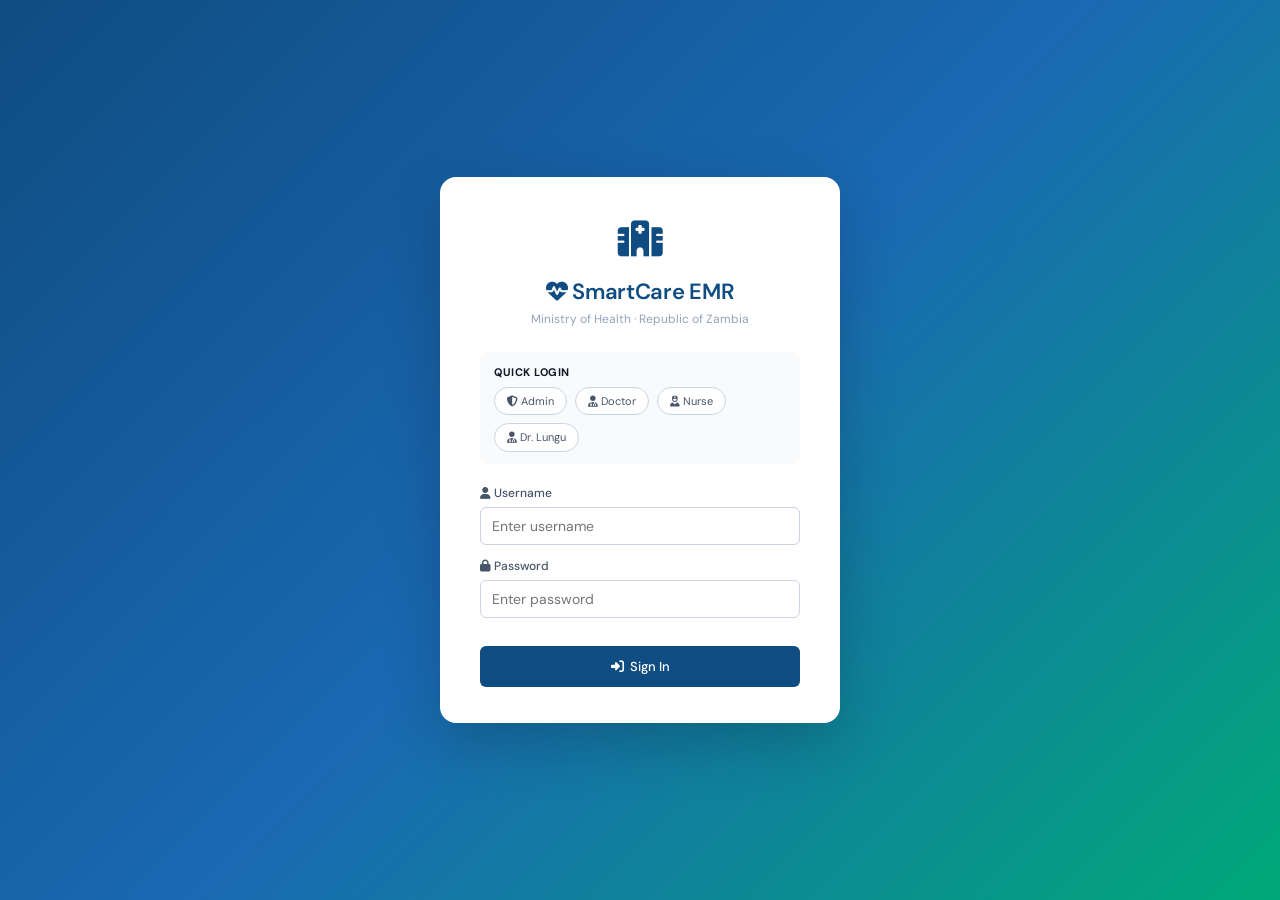
<file: static/admin-enhancements.html>
<!DOCTYPE html>
<html lang="en">
<head>
<meta charset="UTF-8">
<meta name="viewport" content="width=device-width, initial-scale=1.0">
<title>SmartCare — Admin Dashboard Enhancements</title>
<link href="https://fonts.googleapis.com/css2?family=DM+Sans:ital,opsz,wght@0,9..40,300;0,9..40,400;0,9..40,500;0,9..40,600;1,9..40,300&family=DM+Mono:wght@400;500&display=swap" rel="stylesheet">
<link rel="stylesheet" href="https://cdnjs.cloudflare.com/ajax/libs/font-awesome/6.5.2/css/all.min.css" crossorigin="anonymous" referrerpolicy="no-referrer"/>
<style>
*{box-sizing:border-box;margin:0;padding:0}
:root{
  --bg:#f0f4f8;--surface:#fff;--surface2:#f7f9fc;
  --border:#e2e8f0;--border2:#cbd5e1;
  --primary:#0f4c81;--primary-light:#1a69b3;--primary-ghost:#e8f0fb;
  --accent:#00a878;--accent-light:#e6f7f3;
  --danger:#dc2626;--danger-light:#fef2f2;
  --warn:#d97706;--warn-light:#fffbeb;
  --text:#0f172a;--text2:#475569;--text3:#94a3b8;
  --radius:10px;--radius-sm:6px;
  --shadow:0 1px 3px rgba(0,0,0,.08),0 1px 2px rgba(0,0,0,.05);
  --shadow-md:0 4px 12px rgba(0,0,0,.1);
  --sidebar-w:224px;
}
html,body{height:100%;font-family:'DM Sans',sans-serif;background:var(--bg);color:var(--text);font-size:14px;line-height:1.5}
.app{display:flex;height:100vh;overflow:hidden}
.sidebar{width:var(--sidebar-w);background:var(--primary);display:flex;flex-direction:column;flex-shrink:0}
.sidebar-logo{padding:20px 18px 16px;border-bottom:1px solid rgba(255,255,255,.1)}
.sidebar-logo h1{font-size:16px;font-weight:600;color:#fff;letter-spacing:-.2px}
.sidebar-logo p{font-size:11px;color:rgba(255,255,255,.5);margin-top:2px}
.sidebar-user{padding:12px 16px;border-bottom:1px solid rgba(255,255,255,.1);display:flex;align-items:center;gap:10px}
.user-avatar{width:34px;height:34px;border-radius:50%;background:rgba(255,255,255,.2);display:flex;align-items:center;justify-content:center;font-size:13px;font-weight:600;color:#fff;flex-shrink:0}
.user-info p{font-size:12px;font-weight:500;color:#fff;line-height:1.3}
.user-info span{font-size:10px;color:rgba(255,255,255,.5);text-transform:uppercase;letter-spacing:.4px}
nav{flex:1;padding:8px 0;overflow-y:auto}
.nav-section{padding:14px 18px 4px;font-size:10px;font-weight:600;text-transform:uppercase;letter-spacing:.6px;color:rgba(255,255,255,.3)}
.nav-item{display:flex;align-items:center;gap:10px;padding:11px 18px;cursor:pointer;color:rgba(255,255,255,.65);font-size:13px;border-left:3px solid transparent;transition:all .15s}
.nav-item:hover{color:#fff;background:rgba(255,255,255,.07)}
.nav-item.active{color:#fff;background:rgba(255,255,255,.13);border-left-color:var(--accent);font-weight:500}
.nav-item i{width:16px;font-size:14px;text-align:center;flex-shrink:0;opacity:.8}
.sidebar-footer{padding:12px 16px;border-top:1px solid rgba(255,255,255,.1)}
.logout-btn{width:100%;padding:9px;background:rgba(255,255,255,.08);border:1px solid rgba(255,255,255,.15);border-radius:var(--radius-sm);color:rgba(255,255,255,.7);font-size:12px;cursor:pointer;font-family:inherit}
.main{flex:1;display:flex;flex-direction:column;overflow:hidden;min-width:0}
.topbar{background:#fff;border-bottom:1px solid var(--border);padding:0 20px;height:56px;display:flex;align-items:center;justify-content:space-between;flex-shrink:0;gap:12px}
.topbar h2{font-size:16px;font-weight:600;color:var(--text);letter-spacing:-.2px}
.topbar-right{display:flex;align-items:center;gap:10px}
.page{flex:1;overflow-y:auto;padding:20px}
</style>
<style>
/* shared components */
.dash-banner{display:flex;align-items:center;gap:16px;background:#fff;border-radius:var(--radius);padding:16px 20px;margin-bottom:20px;border:1px solid var(--border);box-shadow:var(--shadow);flex-wrap:wrap}
.dash-banner__icon{width:44px;height:44px;border-radius:10px;display:flex;align-items:center;justify-content:center;font-size:20px;flex-shrink:0;background:var(--warn-light);color:var(--warn)}
.dash-banner__body{flex:1;min-width:0}
.dash-banner__name{font-size:15px;font-weight:600;color:var(--text);letter-spacing:-.2px}
.dash-banner__meta{font-size:12px;color:var(--text3);margin-top:2px}
.dash-banner__actions{display:flex;gap:8px;flex-wrap:wrap}
.stats-grid{display:grid;grid-template-columns:repeat(4,1fr);gap:14px;margin-bottom:20px}
.stat-card{background:#fff;border-radius:var(--radius);padding:16px 18px;border:1px solid var(--border);box-shadow:var(--shadow)}
.stat-card .label{font-size:11px;color:var(--text3);text-transform:uppercase;letter-spacing:.5px;margin-bottom:6px}
.stat-card .value{font-size:26px;font-weight:600;color:var(--text);line-height:1;letter-spacing:-.5px}
.stat-card .sub{font-size:11px;color:var(--text3);margin-top:4px}
.stat-card.accent{border-left:3px solid var(--accent)}
.stat-card.primary{border-left:3px solid var(--primary)}
.stat-card.warn{border-left:3px solid var(--warn)}
.stat-card.danger{border-left:3px solid var(--danger)}
.card{background:#fff;border-radius:var(--radius);border:1px solid var(--border);box-shadow:var(--shadow)}
.card--danger-border{border-left:3px solid var(--danger)}
.card--warn-border{border-left:3px solid var(--warn)}
.card--accent-border{border-left:3px solid var(--accent)}
.card-header{padding:14px 18px;border-bottom:1px solid var(--border);display:flex;align-items:center;justify-content:space-between;flex-wrap:wrap;gap:8px}
.card-header h3{font-size:14px;font-weight:600;color:var(--text)}
.card-body{padding:16px 18px}
.grid-2{display:grid;grid-template-columns:1fr 1fr;gap:16px}
.grid-3{display:grid;grid-template-columns:1fr 1fr 1fr;gap:16px}
.mb-4{margin-bottom:16px}
.table-wrap{overflow-x:auto}
table{width:100%;border-collapse:collapse}
th{text-align:left;font-size:11px;font-weight:600;text-transform:uppercase;letter-spacing:.5px;color:var(--text3);padding:10px 14px;border-bottom:1px solid var(--border);white-space:nowrap}
td{padding:11px 14px;border-bottom:1px solid var(--border);font-size:13px;color:var(--text2);vertical-align:middle}
tr:last-child td{border-bottom:none}
tr:hover td{background:#fafbfc}
.patient-name{font-weight:500;color:var(--text)}
.badge{display:inline-flex;align-items:center;gap:4px;padding:2px 9px;border-radius:20px;font-size:11px;font-weight:500;white-space:nowrap}
.badge-green{background:var(--accent-light);color:#065f46}
.badge-blue{background:var(--primary-ghost);color:var(--primary)}
.badge-warn{background:var(--warn-light);color:#92400e}
.badge-red{background:var(--danger-light);color:var(--danger)}
.badge-gray{background:#f1f5f9;color:var(--text3)}
.tag{display:inline-block;background:var(--primary-ghost);color:var(--primary);font-size:11px;padding:2px 8px;border-radius:4px;font-family:'DM Mono',monospace}
.btn{padding:9px 16px;border-radius:var(--radius-sm);font-size:13px;font-weight:500;cursor:pointer;font-family:inherit;transition:all .15s;border:none;display:inline-flex;align-items:center;gap:6px;white-space:nowrap}
.btn-primary{background:var(--primary);color:#fff}.btn-primary:hover{background:var(--primary-light)}
.btn-accent{background:var(--accent);color:#fff}.btn-accent:hover{background:#00956a}
.btn-outline{background:transparent;border:1px solid var(--border2);color:var(--text2)}.btn-outline:hover{background:var(--surface2)}
.btn-ghost{background:transparent;color:var(--primary);border:none;padding:6px 10px;font-size:12px}.btn-ghost:hover{background:var(--primary-ghost)}
.btn-sm{padding:5px 11px;font-size:12px}
.notice{display:flex;align-items:center;gap:10px;background:var(--warn-light);border:1px solid #fcd34d;border-radius:var(--radius-sm);padding:10px 14px;margin-bottom:20px;font-size:13px;color:#92400e}
.bar-chart{display:flex;flex-direction:column;gap:8px}
.bar-row{display:flex;align-items:center;gap:10px}
.bar-label{font-size:12px;color:var(--text2);width:130px;flex-shrink:0;white-space:nowrap;overflow:hidden;text-overflow:ellipsis}
.bar-track{flex:1;background:var(--bg);border-radius:4px;height:8px;overflow:hidden}
.bar-fill{height:100%;border-radius:4px;background:var(--primary);transition:width .5s ease}
.bar-fill.accent{background:var(--accent)}
.bar-fill.warn{background:var(--warn)}
.bar-fill.danger{background:var(--danger)}
.bar-val{font-size:11px;color:var(--text3);width:28px;text-align:right;flex-shrink:0}
.empty-state{text-align:center;padding:36px;color:var(--text3);font-size:13px}
@media(max-width:900px){.stats-grid{grid-template-columns:repeat(2,1fr)}.grid-3{grid-template-columns:1fr 1fr}}
@media(max-width:640px){.sidebar{display:none}.stats-grid{grid-template-columns:1fr 1fr}.grid-2,.grid-3{grid-template-columns:1fr}.page{padding:14px}}
/* login */
#login-screen{display:flex;align-items:center;justify-content:center;min-height:100vh;background:linear-gradient(135deg,#0f4c81 0%,#1a69b3 50%,#00a878 100%);padding:16px}
.login-card{background:#fff;border-radius:16px;padding:36px 40px;width:100%;max-width:400px;box-shadow:0 20px 60px rgba(0,0,0,.2)}
.login-logo{text-align:center;margin-bottom:24px}
.login-logo h1{font-size:22px;font-weight:600;color:var(--primary);letter-spacing:-.3px}
.login-logo p{font-size:12px;color:var(--text3);margin-top:2px}
.login-logo .cross{font-size:36px;margin-bottom:8px}
.demo-accounts{background:#f8fafc;border-radius:8px;padding:12px 14px;margin-bottom:20px;font-size:12px;color:var(--text2)}
.demo-accounts strong{display:block;margin-bottom:6px;color:var(--text);font-size:11px;text-transform:uppercase;letter-spacing:.5px}
.demo-row{display:flex;gap:8px;flex-wrap:wrap}
.demo-chip{background:#fff;border:1px solid var(--border2);border-radius:20px;padding:5px 12px;cursor:pointer;transition:all .15s;font-size:11px}
.demo-chip:hover{background:var(--primary);color:#fff;border-color:var(--primary)}
.l-err{color:var(--danger);font-size:12px;margin-top:8px;display:none}
</style>
<style>
/* ── ADMIN-SPECIFIC ENHANCEMENTS ── */

/* Facility health score card */
.facility-card{background:#fff;border-radius:var(--radius-sm);border:1px solid var(--border);padding:14px 16px;cursor:pointer;transition:all .15s;position:relative;overflow:hidden}
.facility-card:hover{box-shadow:var(--shadow-md);transform:translateY(-1px)}
.facility-card.selected{border-color:var(--primary);box-shadow:0 0 0 2px rgba(15,76,129,.2)}
.facility-card::after{content:'';position:absolute;bottom:0;left:0;right:0;height:3px}
.facility-card.health-good::after{background:var(--accent)}
.facility-card.health-warn::after{background:var(--warn)}
.facility-card.health-poor::after{background:var(--danger)}
.fc-name{font-size:13px;font-weight:600;color:var(--text);margin-bottom:6px}
.fc-score{display:flex;align-items:center;gap:8px;margin-bottom:8px}
.fc-score-num{font-size:22px;font-weight:700;letter-spacing:-.5px}
.fc-score-label{font-size:11px;color:var(--text3);text-transform:uppercase;letter-spacing:.4px}
.fc-metrics{display:grid;grid-template-columns:1fr 1fr;gap:6px}
.fc-metric{font-size:11px;color:var(--text3)}
.fc-metric strong{color:var(--text2);font-weight:600}
.health-score-grid{display:grid;grid-template-columns:repeat(3,1fr);gap:12px;margin-bottom:4px}
.score-dot{width:10px;height:10px;border-radius:50%;flex-shrink:0}

/* Facility drill-down filter bar */
.filter-bar{display:flex;align-items:center;gap:10px;background:var(--primary-ghost);border:1px solid #b8d0f0;border-radius:var(--radius-sm);padding:10px 14px;margin-bottom:16px;flex-wrap:wrap}
.filter-bar span{font-size:13px;color:var(--primary);font-weight:500}
.filter-bar .filter-label{font-size:12px;color:var(--text3)}

/* Data quality */
.dq-issue{display:flex;align-items:flex-start;gap:12px;padding:12px 0;border-bottom:1px solid var(--border)}
.dq-issue:last-child{border-bottom:none}
.dq-icon{width:32px;height:32px;border-radius:8px;display:flex;align-items:center;justify-content:center;font-size:14px;flex-shrink:0;margin-top:2px}
.dq-icon.high{background:var(--danger-light);color:var(--danger)}
.dq-icon.med{background:var(--warn-light);color:var(--warn)}
.dq-icon.low{background:var(--primary-ghost);color:var(--primary)}
.dq-body{flex:1}
.dq-title{font-size:13px;font-weight:500;color:var(--text)}
.dq-desc{font-size:12px;color:var(--text3);margin-top:2px}
.dq-count{font-size:20px;font-weight:700;color:var(--text);flex-shrink:0;text-align:right;min-width:40px}

/* Audit log */
.audit-row{display:flex;gap:12px;padding:10px 0;border-bottom:1px solid var(--border)}
.audit-row:last-child{border-bottom:none}
.audit-icon{width:28px;height:28px;border-radius:50%;display:flex;align-items:center;justify-content:center;font-size:11px;flex-shrink:0;margin-top:1px}
.ai-create{background:var(--accent-light);color:var(--accent)}
.ai-update{background:var(--primary-ghost);color:var(--primary)}
.ai-login{background:#f3f0ff;color:#6d28d9}
.ai-delete{background:var(--danger-light);color:var(--danger)}
.audit-body{flex:1;min-width:0}
.audit-text{font-size:13px;color:var(--text2);line-height:1.4}
.audit-text strong{color:var(--text)}
.audit-meta{font-size:11px;color:var(--text3);margin-top:2px}

/* User activity table */
.activity-bar-inline{height:6px;border-radius:3px;background:var(--accent);display:inline-block;vertical-align:middle}
.online-dot{width:8px;height:8px;border-radius:50%;background:var(--accent);display:inline-block;margin-right:4px;animation:blink 2s infinite}
@keyframes blink{0%,100%{opacity:1}50%{opacity:.3}}
.offline-dot{width:8px;height:8px;border-radius:50%;background:var(--border2);display:inline-block;margin-right:4px}
</style>
<body>

<!-- ═══════ LOGIN SCREEN ═══════ -->
<div id="login-screen">
  <div class="login-card">
    <div class="login-logo">
      <div class="cross"><i class="fa-solid fa-hospital" style="color:var(--primary)"></i></div>
      <h1><i class="fa-solid fa-heart-pulse"></i> SmartCare EMR</h1>
      <p>Ministry of Health · Republic of Zambia</p>
    </div>
    <div class="demo-accounts">
      <strong>Quick login</strong>
      <div class="demo-row">
        <div class="demo-chip" onclick="fillLogin('admin','admin123')"><i class="fa-solid fa-shield-halved"></i> Admin</div>
        <div class="demo-chip" onclick="fillLogin('doctor','doctor123')"><i class="fa-solid fa-user-doctor"></i> Doctor</div>
        <div class="demo-chip" onclick="fillLogin('nurse','nurse123')"><i class="fa-solid fa-user-nurse"></i> Nurse</div>
        <div class="demo-chip" onclick="fillLogin('doctor2','doctor123')"><i class="fa-solid fa-user-doctor"></i> Dr. Lungu</div>
      </div>
    </div>
    <div style="margin-bottom:12px">
      <label style="font-size:12px;font-weight:500;color:var(--text2);display:block;margin-bottom:5px"><i class="fas fa-user"></i> Username</label>
      <input type="text" id="l-user" placeholder="Enter username" autocomplete="username"
             style="width:100%;padding:9px 11px;border:1px solid var(--border2);border-radius:var(--radius-sm);font-size:14px;font-family:inherit;outline:none">
    </div>
    <div style="margin-bottom:20px">
      <label style="font-size:12px;font-weight:500;color:var(--text2);display:block;margin-bottom:5px"><i class="fas fa-lock"></i> Password</label>
      <input type="password" id="l-pass" placeholder="Enter password" autocomplete="current-password"
             onkeydown="if(event.key==='Enter')doLogin()"
             style="width:100%;padding:9px 11px;border:1px solid var(--border2);border-radius:var(--radius-sm);font-size:14px;font-family:inherit;outline:none">
    </div>
    <div class="l-err" id="l-err"></div>
    <button class="btn btn-primary" style="width:100%;justify-content:center;padding:12px;margin-top:8px" onclick="doLogin()">
      <i class="fa-solid fa-sign-in-alt"></i> Sign In
    </button>
  </div>
</div>

<!-- ═══════ APP SHELL ═══════ -->
<div id="app-shell" style="display:none;height:100vh;flex-direction:row;overflow:hidden">
<div style="display:flex;width:100%;height:100%;overflow:hidden">
<div class="sidebar">
    <div class="sidebar-logo">
      <h1><i class="fa-solid fa-heart-pulse"></i> SmartCare EMR</h1>
      <p>Ministry of Health · Zambia</p>
    </div>
    <div class="sidebar-user">
      <div class="user-avatar" id="sb-avatar" style="background:rgba(255,255,255,.2)">?</div>
      <div class="user-info"><p id="sb-name">Loading…</p><span id="sb-role">—</span></div>
    </div>
    <nav>
      <div class="nav-section">Main</div>
      <div class="nav-item active"><i class="fa-solid fa-gauge-high"></i> Dashboard</div>
      <div class="nav-item"><i class="fa-solid fa-users"></i> Patients</div>
      <div class="nav-item"><i class="fa-solid fa-stethoscope"></i> Encounters</div>
      <div class="nav-section">Admin</div>
      <div class="nav-item"><i class="fa-solid fa-users-gear"></i> Users</div>
      <div class="nav-item"><i class="fa-solid fa-chart-bar"></i> Reports</div>
      <div class="nav-item"><i class="fa-solid fa-shield-halved"></i> Audit Log</div>
    </nav>
    <div class="sidebar-footer">
      <button class="logout-btn" onclick="logout()"><i class="fa-solid fa-right-from-bracket"></i> Sign out</button>
    </div>
  </div><!-- /sidebar -->

  <div class="main">
    <div class="topbar">
      <h2><i class="fa-solid fa-shield-halved" style="color:var(--warn);margin-right:4px"></i> Admin Dashboard</h2>
      <div class="topbar-right">
        <span id="facilityFilter" style="display:none" class="badge badge-blue">
          <i class="fa-solid fa-filter"></i> <span id="filterName"></span>
          <button onclick="clearFilter()" style="background:none;border:none;cursor:pointer;color:var(--primary);padding:0 0 0 4px;font-size:12px">✕</button>
        </span>
        <span id="tb-facility" style="font-size:12px;color:var(--text3)">Ministry of Health · Zambia</span>
        <div class="user-avatar" id="tb-user-avatar" style="background:var(--warn-light);color:var(--warn);font-size:12px">?</div>
      </div>
    </div>

    <div class="page">

      <div class="notice">
        <i class="fa-solid fa-circle-info"></i>
        <span>Prototype of <strong>Admin Dashboard enhancements</strong> — Facility Health Scores with drill-down filter, User Activity Tracking, Data Quality Indicators, and Audit Log. Data is illustrative.</span>
      </div>

      <!-- FACILITY FILTER BAR (shown when a facility is selected) -->
      <div class="filter-bar" id="filterBar" style="display:none">
        <i class="fa-solid fa-filter" style="color:var(--primary)"></i>
        <span>Filtered by facility: <strong id="filterBarName"></strong></span>
        <span class="filter-label">— all sections below show data for this facility only</span>
        <button class="btn btn-outline btn-sm" style="margin-left:auto" onclick="clearFilter()">
          <i class="fa-solid fa-xmark"></i> Clear filter
        </button>
      </div>

      <!-- BANNER -->
      <div class="dash-banner">
        <div class="dash-banner__icon"><i class="fa-solid fa-shield-halved"></i></div>
        <div class="dash-banner__body">
          <div class="dash-banner__name">System Administration</div>
          <div class="dash-banner__meta">Ministry of Health · Republic of Zambia — Full access</div>
        </div>
        <div class="dash-banner__actions">
          <button class="btn btn-primary btn-sm"><i class="fa-solid fa-users-gear"></i> Manage Users</button>
          <button class="btn btn-outline btn-sm"><i class="fa-solid fa-chart-bar"></i> Reports</button>
        </div>
      </div>

      <!-- STAT CARDS -->
      <div class="stats-grid">
        <div class="stat-card primary">
          <div class="label"><i class="fa-solid fa-users fa-fw"></i> Total Patients</div>
          <div class="value" id="stat-patients">—</div>
          <div class="sub" id="sub-patients">+— this week</div>
        </div>
        <div class="stat-card accent">
          <div class="label"><i class="fa-solid fa-stethoscope fa-fw"></i> Total Encounters</div>
          <div class="value" id="stat-encounters">—</div>
          <div class="sub">All clinical visits</div>
        </div>
        <div class="stat-card warn">
          <div class="label"><i class="fa-solid fa-calendar-days fa-fw"></i> This Month</div>
          <div class="value" id="stat-monthly">—</div>
          <div class="sub">Encounters recorded</div>
        </div>
        <div class="stat-card danger">
          <div class="label"><i class="fa-solid fa-clock fa-fw"></i> Today</div>
          <div class="value" id="stat-today">—</div>
          <div class="sub" id="sub-users">— active system users</div>
        </div>
      </div>

      <!-- ROW 1: FACILITY HEALTH SCORES -->
      <div class="card mb-4">
        <div class="card-header">
          <h3><i class="fa-solid fa-hospital-user fa-fw" style="color:var(--primary)"></i> Facility Health Scores</h3>
          <div style="display:flex;align-items:center;gap:10px;flex-wrap:wrap">
            <div style="display:flex;gap:10px;font-size:11px;color:var(--text3)">
              <span><span class="score-dot" style="background:var(--accent);display:inline-block;width:8px;height:8px;border-radius:50%;margin-right:3px"></span>Good ≥75</span>
              <span><span class="score-dot" style="background:var(--warn);display:inline-block;width:8px;height:8px;border-radius:50%;margin-right:3px"></span>Fair 50–74</span>
              <span><span class="score-dot" style="background:var(--danger);display:inline-block;width:8px;height:8px;border-radius:50%;margin-right:3px"></span>Poor &lt;50</span>
            </div>
            <span class="badge badge-gray">Click a facility to filter dashboard</span>
          </div>
        </div>
        <div class="card-body">
          <div class="health-score-grid" id="facilityGrid">
            <!-- UTH -->
            <div class="facility-card health-good" onclick="filterFacility('University Teaching Hospital')">
              <div class="fc-name"><i class="fa-solid fa-hospital"></i> University Teaching Hosp.</div>
              <div class="fc-score"><span class="fc-score-num" style="color:var(--accent)">88</span><span class="fc-score-label">/ 100 score</span></div>
              <div class="fc-metrics">
                <div class="fc-metric">Patients: <strong>1,204</strong></div>
                <div class="fc-metric">Encounters: <strong>3,812</strong></div>
                <div class="fc-metric">Data quality: <strong style="color:var(--accent)">94%</strong></div>
                <div class="fc-metric">Overdue: <strong style="color:var(--accent)">3</strong></div>
              </div>
            </div>
            <!-- Kitwe -->
            <div class="facility-card health-warn" onclick="filterFacility('Kitwe Central Hospital')">
              <div class="fc-name"><i class="fa-solid fa-hospital"></i> Kitwe Central Hospital</div>
              <div class="fc-score"><span class="fc-score-num" style="color:var(--warn)">61</span><span class="fc-score-label">/ 100 score</span></div>
              <div class="fc-metrics">
                <div class="fc-metric">Patients: <strong>892</strong></div>
                <div class="fc-metric">Encounters: <strong>2,107</strong></div>
                <div class="fc-metric">Data quality: <strong style="color:var(--warn)">71%</strong></div>
                <div class="fc-metric">Overdue: <strong style="color:var(--warn)">18</strong></div>
              </div>
            </div>
            <!-- Ndola -->
            <div class="facility-card health-poor" onclick="filterFacility('Ndola General Hospital')">
              <div class="fc-name"><i class="fa-solid fa-hospital"></i> Ndola General Hospital</div>
              <div class="fc-score"><span class="fc-score-num" style="color:var(--danger)">42</span><span class="fc-score-label">/ 100 score</span></div>
              <div class="fc-metrics">
                <div class="fc-metric">Patients: <strong>412</strong></div>
                <div class="fc-metric">Encounters: <strong>988</strong></div>
                <div class="fc-metric">Data quality: <strong style="color:var(--danger)">48%</strong></div>
                <div class="fc-metric">Overdue: <strong style="color:var(--danger)">34</strong></div>
              </div>
            </div>
            <!-- Livingstone -->
            <div class="facility-card health-good" onclick="filterFacility('Livingstone General Hosp.')">
              <div class="fc-name"><i class="fa-solid fa-hospital"></i> Livingstone General</div>
              <div class="fc-score"><span class="fc-score-num" style="color:var(--accent)">79</span><span class="fc-score-label">/ 100 score</span></div>
              <div class="fc-metrics">
                <div class="fc-metric">Patients: <strong>221</strong></div>
                <div class="fc-metric">Encounters: <strong>1,604</strong></div>
                <div class="fc-metric">Data quality: <strong style="color:var(--accent)">88%</strong></div>
                <div class="fc-metric">Overdue: <strong style="color:var(--accent)">6</strong></div>
              </div>
            </div>
            <!-- Chipata -->
            <div class="facility-card health-warn" onclick="filterFacility('Chipata General Hospital')">
              <div class="fc-name"><i class="fa-solid fa-hospital"></i> Chipata General</div>
              <div class="fc-score"><span class="fc-score-num" style="color:var(--warn)">55</span><span class="fc-score-label">/ 100 score</span></div>
              <div class="fc-metrics">
                <div class="fc-metric">Patients: <strong>68</strong></div>
                <div class="fc-metric">Encounters: <strong>421</strong></div>
                <div class="fc-metric">Data quality: <strong style="color:var(--warn)">62%</strong></div>
                <div class="fc-metric">Overdue: <strong style="color:var(--warn)">11</strong></div>
              </div>
            </div>
            <!-- Mansa -->
            <div class="facility-card health-poor" onclick="filterFacility('Mansa General Hospital')">
              <div class="fc-name"><i class="fa-solid fa-hospital"></i> Mansa General</div>
              <div class="fc-score"><span class="fc-score-num" style="color:var(--danger)">38</span><span class="fc-score-label">/ 100 score</span></div>
              <div class="fc-metrics">
                <div class="fc-metric">Patients: <strong>44</strong></div>
                <div class="fc-metric">Encounters: <strong>172</strong></div>
                <div class="fc-metric">Data quality: <strong style="color:var(--danger)">41%</strong></div>
                <div class="fc-metric">Overdue: <strong style="color:var(--danger)">27</strong></div>
              </div>
            </div>
          </div>
          <div style="margin-top:10px;font-size:11px;color:var(--text3)">
            <i class="fa-solid fa-circle-info"></i> Score is composite of: data completeness (40%), encounter cadence (30%), overdue follow-up rate (20%), vitals completion (10%).
          </div>
        </div>
      </div>

      <!-- ROW 2: USER ACTIVITY + DATA QUALITY -->
      <div class="grid-2 mb-4">

        <!-- USER ACTIVITY -->
        <div class="card">
          <div class="card-header">
            <h3><i class="fa-solid fa-users-gear fa-fw" style="color:var(--primary)"></i> User Activity Tracking</h3>
            <div style="display:flex;gap:8px">
              <span class="badge badge-green"><span class="online-dot"></span>6 online now</span>
              <span class="badge badge-gray">18 total users</span>
            </div>
          </div>
          <div class="table-wrap"><table>
            <thead>
              <tr>
                <th>User</th>
                <th>Role</th>
                <th>Facility</th>
                <th>Last Login</th>
                <th>Encounters</th>
                <th>Activity</th>
              </tr>
            </thead>
            <tbody>
              <tr>
                <td>
                  <div style="display:flex;align-items:center;gap:8px">
                    <div class="user-avatar" style="width:28px;height:28px;font-size:11px;background:var(--primary-ghost);color:var(--primary)">CM</div>
                    <div>
                      <div class="patient-name">Dr. C. Mwale</div>
                    </div>
                  </div>
                </td>
                <td><span class="badge badge-blue">Doctor</span></td>
                <td style="font-size:12px">UTH Lusaka</td>
                <td><span class="online-dot"></span><span style="font-size:12px">Active now</span></td>
                <td><strong>412</strong> <span style="font-size:11px;color:var(--text3)">total</span></td>
                <td><div class="activity-bar-inline" style="width:90px"></div></td>
              </tr>
              <tr>
                <td>
                  <div style="display:flex;align-items:center;gap:8px">
                    <div class="user-avatar" style="width:28px;height:28px;font-size:11px;background:var(--primary-ghost);color:var(--primary)">EL</div>
                    <div><div class="patient-name">Dr. E. Lungu</div></div>
                  </div>
                </td>
                <td><span class="badge badge-blue">Doctor</span></td>
                <td style="font-size:12px">UTH Lusaka</td>
                <td><span class="online-dot"></span><span style="font-size:12px">Active now</span></td>
                <td><strong>287</strong> <span style="font-size:11px;color:var(--text3)">total</span></td>
                <td><div class="activity-bar-inline" style="width:62px"></div></td>
              </tr>
              <tr>
                <td>
                  <div style="display:flex;align-items:center;gap:8px">
                    <div class="user-avatar" style="width:28px;height:28px;font-size:11px;background:var(--accent-light);color:var(--accent)">BM</div>
                    <div><div class="patient-name">Nurse B. Mutale</div></div>
                  </div>
                </td>
                <td><span class="badge badge-green">Nurse</span></td>
                <td style="font-size:12px">UTH Lusaka</td>
                <td><span class="online-dot"></span><span style="font-size:12px">Active now</span></td>
                <td><strong>891</strong> <span style="font-size:11px;color:var(--text3)">total</span></td>
                <td><div class="activity-bar-inline" style="width:100px"></div></td>
              </tr>
              <tr>
                <td>
                  <div style="display:flex;align-items:center;gap:8px">
                    <div class="user-avatar" style="width:28px;height:28px;font-size:11px;background:var(--primary-ghost);color:var(--primary)">JB</div>
                    <div><div class="patient-name">Dr. J. Banda</div></div>
                  </div>
                </td>
                <td><span class="badge badge-blue">Doctor</span></td>
                <td style="font-size:12px">Kitwe Central</td>
                <td><span class="offline-dot"></span><span style="font-size:12px;color:var(--text3)">2 hrs ago</span></td>
                <td><strong>164</strong> <span style="font-size:11px;color:var(--text3)">total</span></td>
                <td><div class="activity-bar-inline" style="width:36px;background:var(--border2)"></div></td>
              </tr>
              <tr>
                <td>
                  <div style="display:flex;align-items:center;gap:8px">
                    <div class="user-avatar" style="width:28px;height:28px;font-size:11px;background:var(--warn-light);color:var(--warn)">KM</div>
                    <div><div class="patient-name">Dr. K. Mulenga</div></div>
                  </div>
                </td>
                <td><span class="badge badge-blue">Doctor</span></td>
                <td style="font-size:12px">Ndola General</td>
                <td><span class="offline-dot"></span><span style="font-size:12px;color:var(--warn)">3 days ago</span></td>
                <td><strong>22</strong> <span style="font-size:11px;color:var(--text3)">total</span></td>
                <td><div class="activity-bar-inline" style="width:8px;background:var(--warn)"></div></td>
              </tr>
              <tr>
                <td>
                  <div style="display:flex;align-items:center;gap:8px">
                    <div class="user-avatar" style="width:28px;height:28px;font-size:11px;background:var(--danger-light);color:var(--danger)">TZ</div>
                    <div><div class="patient-name">Nurse T. Zulu</div></div>
                  </div>
                </td>
                <td><span class="badge badge-green">Nurse</span></td>
                <td style="font-size:12px">Mansa General</td>
                <td><span class="offline-dot"></span><span style="font-size:12px;color:var(--danger)">14 days ago</span></td>
                <td><strong>4</strong> <span style="font-size:11px;color:var(--text3)">total</span></td>
                <td><div class="activity-bar-inline" style="width:3px;background:var(--danger)"></div></td>
              </tr>
            </tbody>
          </table></div>
          <div style="padding:10px 14px;font-size:11px;color:var(--text3);border-top:1px solid var(--border)">
            Activity bar = encounter volume relative to highest user. <span style="color:var(--danger)">Dr. K. Mulenga</span> and <span style="color:var(--danger)">Nurse T. Zulu</span> show low engagement — may warrant follow-up.
          </div>
        </div>

        <!-- DATA QUALITY -->
        <div class="card card--warn-border">
          <div class="card-header">
            <h3><i class="fa-solid fa-circle-exclamation fa-fw" style="color:var(--warn)"></i> Data Quality Indicators</h3>
            <span class="badge badge-warn">3 issues flagged</span>
          </div>
          <div class="card-body">
            <div class="dq-issue">
              <div class="dq-icon high"><i class="fa-solid fa-phone-slash"></i></div>
              <div class="dq-body">
                <div class="dq-title">Missing phone numbers</div>
                <div class="dq-desc">Patients registered with no contact number on file — affects follow-up outreach.</div>
                <button class="btn btn-ghost btn-sm" style="margin-top:6px;padding:4px 0;font-size:11px">View patients →</button>
              </div>
              <div class="dq-count" style="color:var(--danger)">312</div>
            </div>
            <div class="dq-issue">
              <div class="dq-icon med"><i class="fa-solid fa-clock-rotate-left"></i></div>
              <div class="dq-body">
                <div class="dq-title">No encounters in 6+ months</div>
                <div class="dq-desc">Active patients with no recorded visit in over 6 months — possible lost-to-follow-up.</div>
                <button class="btn btn-ghost btn-sm" style="margin-top:6px;padding:4px 0;font-size:11px">View patients →</button>
              </div>
              <div class="dq-count" style="color:var(--warn)">187</div>
            </div>
            <div class="dq-issue">
              <div class="dq-icon med"><i class="fa-solid fa-heart-pulse"></i></div>
              <div class="dq-body">
                <div class="dq-title">Encounters with no vitals recorded</div>
                <div class="dq-desc">OPD and inpatient encounters where vitals were never entered by nursing staff.</div>
                <button class="btn btn-ghost btn-sm" style="margin-top:6px;padding:4px 0;font-size:11px">View encounters →</button>
              </div>
              <div class="dq-count" style="color:var(--warn)">94</div>
            </div>
            <div class="dq-issue" style="border-bottom:none">
              <div class="dq-icon low"><i class="fa-solid fa-id-card"></i></div>
              <div class="dq-body">
                <div class="dq-title">Missing NRC / date of birth</div>
                <div class="dq-desc">Patients without national ID or date of birth on record — impacts demographic reporting.</div>
                <button class="btn btn-ghost btn-sm" style="margin-top:6px;padding:4px 0;font-size:11px">View patients →</button>
              </div>
              <div class="dq-count" style="color:var(--primary)">58</div>
            </div>
          </div>
        </div>
      </div>

      <!-- ROW 3: AUDIT / ACTIVITY LOG -->
      <div class="card mb-4">
        <div class="card-header">
          <h3><i class="fa-solid fa-file-shield fa-fw" style="color:var(--primary)"></i> System Audit Log</h3>
          <div style="display:flex;gap:8px;flex-wrap:wrap">
            <select style="padding:5px 10px;border:1px solid var(--border2);border-radius:var(--radius-sm);font-size:12px;font-family:inherit;outline:none;color:var(--text2);background:#fff">
              <option>All events</option>
              <option>Patient registered</option>
              <option>Record updated</option>
              <option>User login</option>
              <option>Record deleted</option>
            </select>
            <button class="btn btn-outline btn-sm"><i class="fa-solid fa-download"></i> Export</button>
          </div>
        </div>
        <div class="card-body" style="padding-top:8px">
          <div class="audit-row">
            <div class="audit-icon ai-create"><i class="fa-solid fa-user-plus"></i></div>
            <div class="audit-body">
              <div class="audit-text"><strong>Nurse B. Mutale</strong> registered patient <strong>Peter Nkonde</strong> (SC-00421)</div>
              <div class="audit-meta"><i class="fa-regular fa-clock"></i> Today 09:41 · UTH Lusaka · IP 192.168.1.42</div>
            </div>
          </div>
          <div class="audit-row">
            <div class="audit-icon ai-update"><i class="fa-solid fa-pen-to-square"></i></div>
            <div class="audit-body">
              <div class="audit-text"><strong>Dr. C. Mwale</strong> updated encounter record for <strong>Esther Zulu</strong> — added diagnosis</div>
              <div class="audit-meta"><i class="fa-regular fa-clock"></i> Today 09:38 · UTH Lusaka · IP 192.168.1.18</div>
            </div>
          </div>
          <div class="audit-row">
            <div class="audit-icon ai-create"><i class="fa-solid fa-stethoscope"></i></div>
            <div class="audit-body">
              <div class="audit-text"><strong>Dr. C. Mwale</strong> created new encounter for <strong>Esther Zulu</strong> (SC-00089) — OPD</div>
              <div class="audit-meta"><i class="fa-regular fa-clock"></i> Today 09:30 · UTH Lusaka · IP 192.168.1.18</div>
            </div>
          </div>
          <div class="audit-row">
            <div class="audit-icon ai-login"><i class="fa-solid fa-right-to-bracket"></i></div>
            <div class="audit-body">
              <div class="audit-text"><strong>Dr. E. Lungu</strong> logged in successfully</div>
              <div class="audit-meta"><i class="fa-regular fa-clock"></i> Today 08:55 · UTH Lusaka · IP 192.168.1.27</div>
            </div>
          </div>
          <div class="audit-row">
            <div class="audit-icon ai-update"><i class="fa-solid fa-heart-pulse"></i></div>
            <div class="audit-body">
              <div class="audit-text"><strong>Nurse B. Mutale</strong> recorded vitals for <strong>Grace Mutale</strong> — BP 118/76, Temp 36.8°C</div>
              <div class="audit-meta"><i class="fa-regular fa-clock"></i> Today 08:44 · UTH Lusaka · IP 192.168.1.42</div>
            </div>
          </div>
          <div class="audit-row">
            <div class="audit-icon ai-login"><i class="fa-solid fa-right-to-bracket"></i></div>
            <div class="audit-body">
              <div class="audit-text"><strong>Nurse B. Mutale</strong> logged in successfully</div>
              <div class="audit-meta"><i class="fa-regular fa-clock"></i> Today 07:02 · UTH Lusaka · IP 192.168.1.42</div>
            </div>
          </div>
          <div class="audit-row" style="border-bottom:none">
            <div class="audit-icon ai-delete"><i class="fa-solid fa-trash"></i></div>
            <div class="audit-body">
              <div class="audit-text"><strong>System Admin</strong> deactivated user account <strong>dr.tembo</strong> — inactive 60+ days</div>
              <div class="audit-meta"><i class="fa-regular fa-clock"></i> Yesterday 16:12 · Admin console · IP 10.0.0.1</div>
            </div>
          </div>
        </div>
        <div style="padding:10px 14px;border-top:1px solid var(--border);text-align:center">
          <button class="btn btn-ghost btn-sm">Load more entries →</button>
        </div>
      </div>

    </div>
  </div>
</div><!-- /inner flex -->
</div><!-- /app-shell -->

<script>
/* ── Auth ── */
let token = localStorage.getItem('emr_token');
let currentUser = JSON.parse(localStorage.getItem('emr_user') || 'null');

function fillLogin(u, p) {
  document.getElementById('l-user').value = u;
  document.getElementById('l-pass').value = p;
}
async function doLogin() {
  const username = document.getElementById('l-user').value.trim();
  const password = document.getElementById('l-pass').value;
  const err = document.getElementById('l-err');
  err.style.display = 'none';
  try {
    const res = await fetch('/api/login', {
      method:'POST', headers:{'Content-Type':'application/json'},
      body: JSON.stringify({username, password})
    });
    const data = await res.json();
    if (!res.ok) { err.textContent = data.error || 'Invalid credentials'; err.style.display='block'; return; }
    token = data.token; currentUser = data.user;
    localStorage.setItem('emr_token', token);
    localStorage.setItem('emr_user', JSON.stringify(currentUser));
    showApp();
  } catch(e) { err.textContent='Cannot reach server. Is the backend running?'; err.style.display='block'; }
}
function logout() {
  token=null; currentUser=null;
  localStorage.removeItem('emr_token'); localStorage.removeItem('emr_user');
  document.getElementById('app-shell').style.display='none';
  document.getElementById('login-screen').style.display='flex';
}
async function api(path, opts={}) {
  const res = await fetch(path, {
    ...opts, headers:{'Content-Type':'application/json','Authorization':`Bearer ${token}`,...(opts.headers||{})}
  });
  if (res.status===401) { logout(); return null; }
  return res.json();
}
async function showApp() {
  document.getElementById('login-screen').style.display='none';
  document.getElementById('app-shell').style.display='flex';
  if (currentUser) {
    const ini = currentUser.name.split(' ').map(w=>w[0]).slice(0,2).join('');
    document.getElementById('sb-avatar').textContent = ini;
    document.getElementById('sb-name').textContent = currentUser.name;
    document.getElementById('sb-role').textContent = currentUser.role.toUpperCase();
    document.getElementById('tb-user-avatar').textContent = ini;
  }
  const d = await api('/api/dashboard');
  if (d) {
    const s = d.stats || {};
    setVal('stat-patients',   s.total_patients     ?? '—');
    setVal('stat-encounters', s.total_encounters   ?? '—');
    setVal('stat-monthly',    s.monthly_encounters ?? '—');
    setVal('stat-today',      s.today_encounters   ?? '—');
    setVal('sub-patients',    `+${s.new_this_week??0} this week`);
    setVal('sub-users',       `${s.total_users??0} active system users`);
  }
}
function setVal(id,val){const el=document.getElementById(id);if(el)el.textContent=val;}
if (token && currentUser) { showApp(); }

/* ── Facility drill-down ── */
function filterFacility(name) {
  document.querySelectorAll('.facility-card').forEach(c => c.classList.remove('selected'));
  event.currentTarget.classList.add('selected');
  document.getElementById('filterBar').style.display = 'flex';
  document.getElementById('filterBarName').textContent = name;
  document.getElementById('facilityFilter').style.display = 'inline-flex';
  document.getElementById('filterName').textContent = name;
  document.querySelector('.page').scrollTo({top:0, behavior:'smooth'});
}
function clearFilter() {
  document.querySelectorAll('.facility-card').forEach(c => c.classList.remove('selected'));
  document.getElementById('filterBar').style.display = 'none';
  document.getElementById('facilityFilter').style.display = 'none';
}
</script>
</body>
</html>
</file>
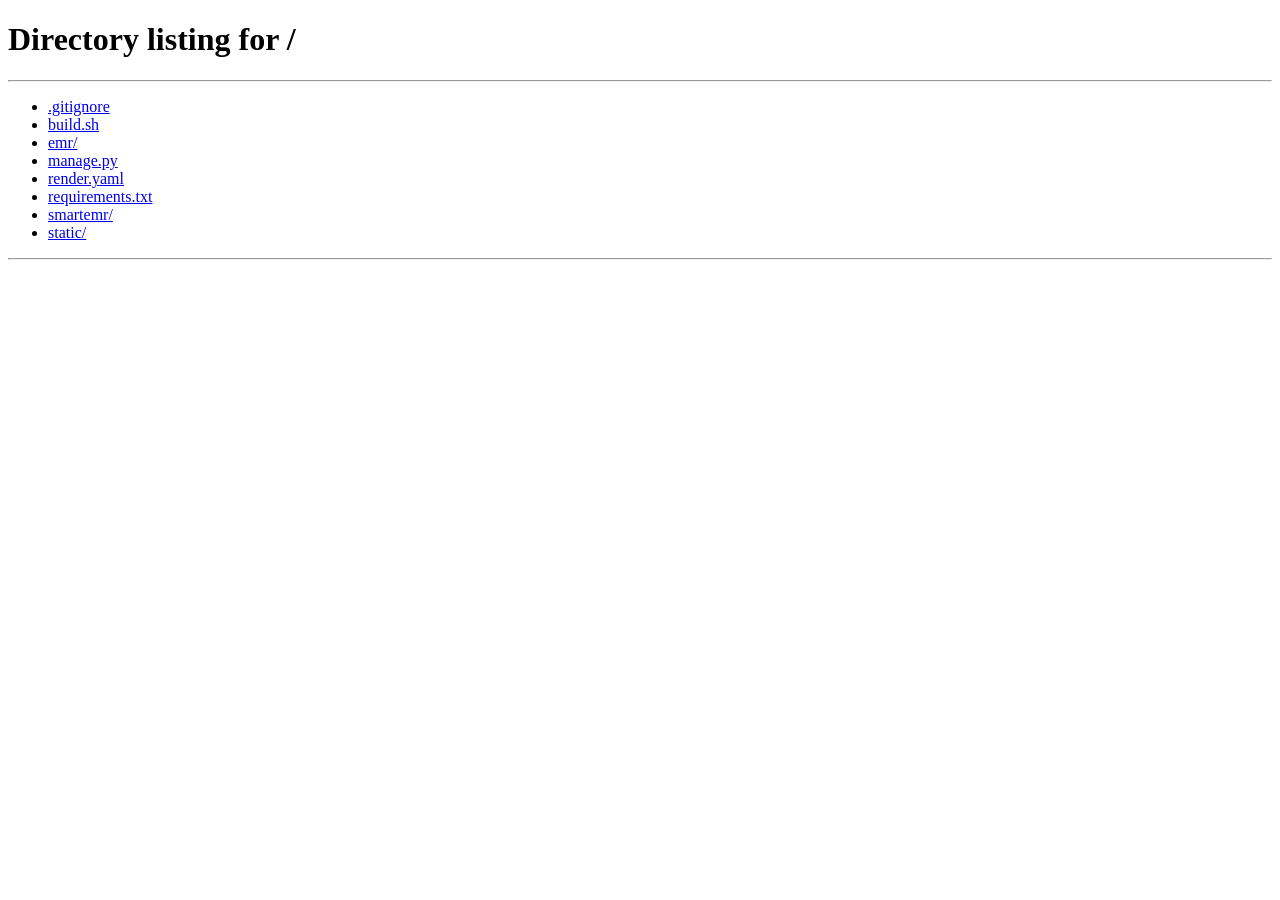
<file: static/app.html>
<!DOCTYPE html>
<html lang="en">

<head>
  <meta charset="UTF-8">
  <meta name="viewport" content="width=device-width, initial-scale=1.0">
  <meta name="color-scheme" content="light">
  <meta http-equiv="x-dns-prefetch-control" content="on">
  <title>SmartCare EMR</title>

  <link rel="dns-prefetch" href="//fonts.googleapis.com">
  <link rel="dns-prefetch" href="//fonts.gstatic.com">
  <link rel="dns-prefetch" href="//cdnjs.cloudflare.com">
  <link rel="preconnect" href="https://fonts.googleapis.com" crossorigin>
  <link rel="preconnect" href="https://fonts.gstatic.com" crossorigin>
  <link rel="preconnect" href="https://cdnjs.cloudflare.com" crossorigin>

  <link
    href="https://fonts.googleapis.com/css2?family=DM+Sans:opsz,wght@9..40,300;9..40,400;9..40,500;9..40,600&family=DM+Mono:wght@400;500&display=swap"
    rel="stylesheet" media="print" onload="this.media='all'">
  <noscript>
    <link
      href="https://fonts.googleapis.com/css2?family=DM+Sans:opsz,wght@9..40,300;9..40,400;9..40,500;9..40,600&family=DM+Mono:wght@400;500&display=swap"
      rel="stylesheet">
  </noscript>

  <link rel="preload" as="style" href="https://cdnjs.cloudflare.com/ajax/libs/font-awesome/6.5.2/css/all.min.css"
    crossorigin="anonymous" referrerpolicy="no-referrer">
  <link rel="stylesheet" href="https://cdnjs.cloudflare.com/ajax/libs/font-awesome/6.5.2/css/all.min.css"
    crossorigin="anonymous" referrerpolicy="no-referrer" media="print" onload="this.media='all'">
  <noscript>
    <link rel="stylesheet" href="https://cdnjs.cloudflare.com/ajax/libs/font-awesome/6.5.2/css/all.min.css"
      crossorigin="anonymous" referrerpolicy="no-referrer">
  </noscript>

  <link rel="stylesheet" href="/static/css/app.css">
</head>

<body>

  <!-- Sidebar overlay (mobile) -->
  <div class="sidebar-overlay" id="sidebar-overlay" onclick="closeSidebar()"></div>

  <!-- Sidebar -->
  <aside class="sidebar" id="sidebar">
    <div class="sidebar-logo">
      <h1><i class="fa-solid fa-hospital-user"></i> SmartCare</h1>
      <p>EMR System &middot; Zambia</p>
    </div>
    <div class="sidebar-user">
      <div class="user-avatar" id="sidebar-avatar">U</div>
      <div class="user-info">
        <p id="sidebar-name">User</p>
        <span id="sidebar-role">Role</span>
      </div>
    </div>
    <nav id="sidebar-nav" aria-label="Main navigation"></nav>
    <div class="sidebar-footer">
      <button class="logout-btn" onclick="logout()">
        <i class="fa-solid fa-right-from-bracket"></i> Sign Out
      </button>
    </div>
  </aside>

  <!-- Main area -->
  <div class="main">
    <header class="topbar">
      <div class="topbar-left">
        <button class="hamburger" onclick="toggleSidebar()" aria-label="Toggle navigation">
          <i class="fa-solid fa-bars"></i>
        </button>
        <h2 id="page-title">Dashboard</h2>
      </div>

      <!-- Doctor: quick patient search -->
      <div id="qs-wrap" class="qs-wrap" style="display:none">
        <i class="fa-solid fa-magnifying-glass qs-icon"></i>
        <input id="qs-input" type="text" class="qs-input" placeholder="Quick patient search…" autocomplete="off"
          oninput="handleQuickSearch(this.value)" onfocus="openQS()">
        <div id="qs-results" class="qs-results"></div>
      </div>

      <!-- Nurse: batch triage button -->
      <div id="triage-btn-wrap" style="display:none">
        <button class="btn btn-accent btn-sm" onclick="startBatchTriage()">
          <i class="fa-solid fa-bolt"></i> Batch Triage
        </button>
      </div>

      <div class="topbar-right">
        <span class="text-sm" id="topbar-facility"></span>
        <span class="text-sm" id="topbar-date"></span>
      </div>
    </header>

    <main class="page" id="page-content" aria-live="polite">
      <div class="loading">
        <i class="fa-solid fa-spinner fa-spin"></i> Loading…
      </div>
    </main>
  </div>

  <!-- Modal -->
  <div class="modal-overlay" id="modal-overlay" role="dialog" aria-modal="true" aria-labelledby="modal-title">
    <div class="modal">
      <div class="modal-header">
        <h3 id="modal-title">Modal</h3>
        <button class="btn btn-ghost btn-sm" onclick="closeModal()" aria-label="Close modal">
          <i class="fa-solid fa-xmark"></i>
        </button>
      </div>
      <div class="modal-body" id="modal-body"></div>
      <div class="modal-footer" id="modal-footer"></div>
    </div>
  </div>

  <!-- Toast -->
  <div class="toast" id="toast" role="status" aria-live="polite"></div>

  <!-- Scripts: auth first (shared state), then role dashboards, then pages
       defer = parse HTML in parallel, execute in order after DOM is parsed -->
  <script src="/static/js/auth.js" defer></script>
  <script src="/static/js/ai.js" defer></script>
  <script src="/static/js/dashboard.doctor.js" defer></script>
  <script src="/static/js/dashboard.nurse.js" defer></script>
  <script src="/static/js/dashboard.admin.js" defer></script>
  <script src="/static/js/pages.js" defer></script>
  <script src="/static/js/reports.js" defer></script>
  <script src="/static/js/app.js" defer></script>

  <!-- Boot diagnostics: runs after all deferred scripts execute -->
  <script defer>
    (function () {
      var el = document.getElementById('page-content');
      if (!el) return;

      var problems = [];
      if (typeof Auth === 'undefined') problems.push('auth.js failed to load (Auth undefined)');
      if (typeof renderDoctorDashboard === 'undefined') problems.push('dashboard.doctor.js not loaded');
      if (typeof renderNurseDashboard === 'undefined') problems.push('dashboard.nurse.js not loaded');
      if (typeof renderAdminDashboard === 'undefined') problems.push('dashboard.admin.js not loaded');
      if (typeof navigate === 'undefined') problems.push('app.js not loaded (navigate undefined)');
      if (typeof renderPatients === 'undefined') problems.push('pages.js not loaded');
      if (typeof renderReports === 'undefined') problems.push('reports.js not loaded');

      if (problems.length === 0) {
        // Everything loaded — if we're still on skeleton, the issue is in the async API call.
        // Force a re-render attempt after a short delay.
        if (el.querySelector('.skel-banner, .skel-card, .loading')) {
          setTimeout(function () {
            if (el.querySelector('.skel-banner, .skel-card, .loading')) {
              if (typeof renderDashboard === 'function') renderDashboard();
            }
          }, 3000);
        }
        return;
      }

      // Show load errors on screen
      el.innerHTML =
        '<div class="empty-state" style="padding:60px">' +
        '<i class="fa-solid fa-triangle-exclamation" style="font-size:32px;color:var(--danger);display:block;margin-bottom:12px"></i>' +
        '<p style="font-size:14px;font-weight:500">Script load failure</p>' +
        '<ul style="margin-top:12px;text-align:left;display:inline-block;font-size:12px;color:var(--text3)">' +
        problems.map(function (p) { return '<li style="margin-bottom:4px">' + p + '</li>'; }).join('') +
        '</ul></div>';
    })();
  </script>

</body>

</html>
</file>
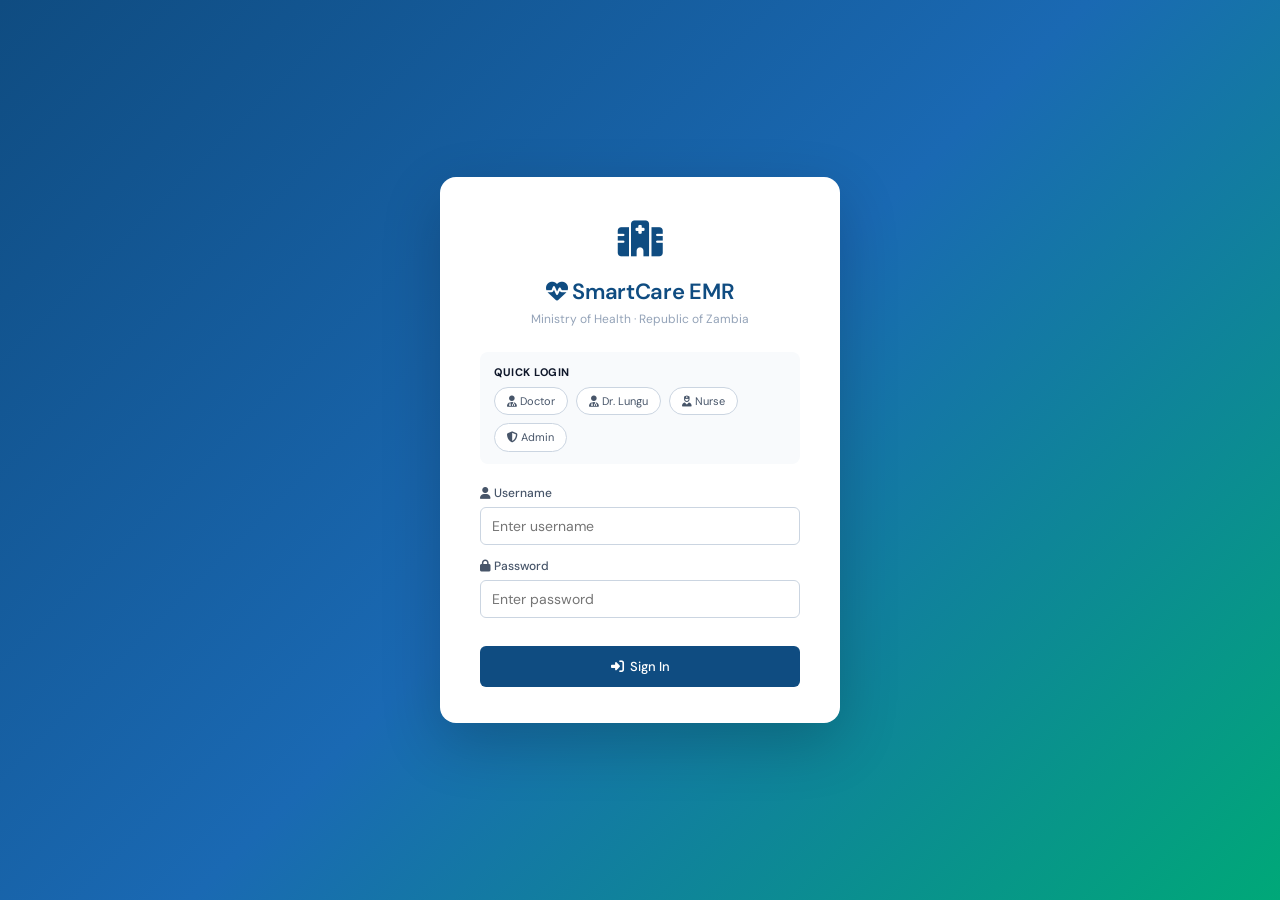
<file: static/doctor-enhancements.html>
<!DOCTYPE html>
<html lang="en">
<head>
<meta charset="UTF-8">
<meta name="viewport" content="width=device-width, initial-scale=1.0">
<title>Welcome Doctor</title>
<link href="https://fonts.googleapis.com/css2?family=DM+Sans:ital,opsz,wght@0,9..40,300;0,9..40,400;0,9..40,500;0,9..40,600;1,9..40,300&family=DM+Mono:wght@400;500&display=swap" rel="stylesheet">
<link rel="stylesheet" href="https://cdnjs.cloudflare.com/ajax/libs/font-awesome/6.5.2/css/all.min.css" crossorigin="anonymous" referrerpolicy="no-referrer"/>
<style>
*{box-sizing:border-box;margin:0;padding:0}
:root{
  --bg:#f0f4f8;--surface:#fff;--surface2:#f7f9fc;
  --border:#e2e8f0;--border2:#cbd5e1;
  --primary:#0f4c81;--primary-light:#1a69b3;--primary-ghost:#e8f0fb;
  --accent:#00a878;--accent-light:#e6f7f3;
  --danger:#dc2626;--danger-light:#fef2f2;
  --warn:#d97706;--warn-light:#fffbeb;
  --text:#0f172a;--text2:#475569;--text3:#94a3b8;
  --radius:10px;--radius-sm:6px;
  --shadow:0 1px 3px rgba(0,0,0,.08),0 1px 2px rgba(0,0,0,.05);
  --shadow-md:0 4px 12px rgba(0,0,0,.1);
  --sidebar-w:224px;
}
html,body{height:100%;font-family:'DM Sans',sans-serif;background:var(--bg);color:var(--text);font-size:14px;line-height:1.5}
</style>
<style>
/* layout */
.app{display:flex;height:100vh;overflow:hidden}
.sidebar{width:var(--sidebar-w);background:var(--primary);display:flex;flex-direction:column;flex-shrink:0}
.sidebar-logo{padding:20px 18px 16px;border-bottom:1px solid rgba(255,255,255,.1)}
.sidebar-logo h1{font-size:16px;font-weight:600;color:#fff;letter-spacing:-.2px}
.sidebar-logo p{font-size:11px;color:rgba(255,255,255,.5);margin-top:2px}
.sidebar-user{padding:12px 16px;border-bottom:1px solid rgba(255,255,255,.1);display:flex;align-items:center;gap:10px}
.user-avatar{width:34px;height:34px;border-radius:50%;background:rgba(255,255,255,.2);display:flex;align-items:center;justify-content:center;font-size:13px;font-weight:600;color:#fff;flex-shrink:0}
.user-info p{font-size:12px;font-weight:500;color:#fff;line-height:1.3}
.user-info span{font-size:10px;color:rgba(255,255,255,.5);text-transform:uppercase;letter-spacing:.4px}
nav{flex:1;padding:8px 0;overflow-y:auto}
.nav-section{padding:14px 18px 4px;font-size:10px;font-weight:600;text-transform:uppercase;letter-spacing:.6px;color:rgba(255,255,255,.3)}
.nav-item{display:flex;align-items:center;gap:10px;padding:11px 18px;cursor:pointer;color:rgba(255,255,255,.65);font-size:13px;font-weight:400;transition:all .15s;border-left:3px solid transparent}
.nav-item:hover{color:#fff;background:rgba(255,255,255,.07)}
.nav-item.active{color:#fff;background:rgba(255,255,255,.13);border-left-color:var(--accent);font-weight:500}
.nav-item i{width:16px;font-size:14px;text-align:center;flex-shrink:0;opacity:.8}
.sidebar-footer{padding:12px 16px;border-top:1px solid rgba(255,255,255,.1)}
.logout-btn{width:100%;padding:9px;background:rgba(255,255,255,.08);border:1px solid rgba(255,255,255,.15);border-radius:var(--radius-sm);color:rgba(255,255,255,.7);font-size:12px;cursor:pointer;font-family:inherit}
.main{flex:1;display:flex;flex-direction:column;overflow:hidden;min-width:0}
.topbar{background:#fff;border-bottom:1px solid var(--border);padding:0 20px;height:56px;display:flex;align-items:center;justify-content:space-between;flex-shrink:0;gap:12px}
.topbar h2{font-size:16px;font-weight:600;color:var(--text);letter-spacing:-.2px}
.topbar-right{display:flex;align-items:center;gap:10px}
.page{flex:1;overflow-y:auto;padding:20px}
</style>
<style>
/* shared components */
.dash-banner{display:flex;align-items:center;gap:16px;background:#fff;border-radius:var(--radius);padding:16px 20px;margin-bottom:20px;border:1px solid var(--border);box-shadow:var(--shadow);flex-wrap:wrap}
.dash-banner__icon{width:44px;height:44px;border-radius:10px;display:flex;align-items:center;justify-content:center;font-size:20px;flex-shrink:0;background:var(--primary-ghost);color:var(--primary)}
.dash-banner__body{flex:1;min-width:0}
.dash-banner__name{font-size:15px;font-weight:600;color:var(--text);letter-spacing:-.2px}
.dash-banner__meta{font-size:12px;color:var(--text3);margin-top:2px}
.dash-banner__actions{display:flex;gap:8px;flex-wrap:wrap}
.stats-grid{display:grid;grid-template-columns:repeat(4,1fr);gap:14px;margin-bottom:20px}
.stat-card{background:#fff;border-radius:var(--radius);padding:16px 18px;border:1px solid var(--border);box-shadow:var(--shadow)}
.stat-card .label{font-size:11px;color:var(--text3);text-transform:uppercase;letter-spacing:.5px;margin-bottom:6px}
.stat-card .value{font-size:26px;font-weight:600;color:var(--text);line-height:1;letter-spacing:-.5px}
.stat-card .sub{font-size:11px;color:var(--text3);margin-top:4px}
.stat-card.accent{border-left:3px solid var(--accent)}
.stat-card.primary{border-left:3px solid var(--primary)}
.stat-card.warn{border-left:3px solid var(--warn)}
.stat-card.danger{border-left:3px solid var(--danger)}
.card{background:#fff;border-radius:var(--radius);border:1px solid var(--border);box-shadow:var(--shadow)}
.card--danger-border{border-left:3px solid var(--danger)}
.card--warn-border{border-left:3px solid var(--warn)}
.card--accent-border{border-left:3px solid var(--accent)}
.card-header{padding:14px 18px;border-bottom:1px solid var(--border);display:flex;align-items:center;justify-content:space-between;flex-wrap:wrap;gap:8px}
.card-header h3{font-size:14px;font-weight:600;color:var(--text)}
.card-body{padding:16px 18px}
.grid-2{display:grid;grid-template-columns:1fr 1fr;gap:16px}
.grid-3{display:grid;grid-template-columns:1fr 1fr 1fr;gap:16px}
.mb-4{margin-bottom:16px}
.table-wrap{overflow-x:auto}
table{width:100%;border-collapse:collapse}
th{text-align:left;font-size:11px;font-weight:600;text-transform:uppercase;letter-spacing:.5px;color:var(--text3);padding:10px 14px;border-bottom:1px solid var(--border);white-space:nowrap}
td{padding:11px 14px;border-bottom:1px solid var(--border);font-size:13px;color:var(--text2);vertical-align:middle}
tr:last-child td{border-bottom:none}
tr:hover td{background:#fafbfc}
.patient-name{font-weight:500;color:var(--text)}
.badge{display:inline-flex;align-items:center;gap:4px;padding:2px 9px;border-radius:20px;font-size:11px;font-weight:500;white-space:nowrap}
.badge-green{background:var(--accent-light);color:#065f46}
.badge-blue{background:var(--primary-ghost);color:var(--primary)}
.badge-warn{background:var(--warn-light);color:#92400e}
.badge-red{background:var(--danger-light);color:var(--danger)}
.badge-gray{background:#f1f5f9;color:var(--text3)}
.badge-purple{background:#f3f0ff;color:#6d28d9}
.tag{display:inline-block;background:var(--primary-ghost);color:var(--primary);font-size:11px;padding:2px 8px;border-radius:4px;font-family:'DM Mono',monospace}
.btn{padding:9px 16px;border-radius:var(--radius-sm);font-size:13px;font-weight:500;cursor:pointer;font-family:inherit;transition:all .15s;border:none;display:inline-flex;align-items:center;gap:6px;white-space:nowrap}
.btn-primary{background:var(--primary);color:#fff}.btn-primary:hover{background:var(--primary-light)}
.btn-accent{background:var(--accent);color:#fff}.btn-accent:hover{background:#00956a}
.btn-outline{background:transparent;border:1px solid var(--border2);color:var(--text2)}.btn-outline:hover{background:var(--surface2)}
.btn-ghost{background:transparent;color:var(--primary);border:none;padding:6px 10px;font-size:12px}.btn-ghost:hover{background:var(--primary-ghost)}
.btn-sm{padding:5px 11px;font-size:12px}
.search-bar{display:flex;align-items:center;gap:10px;background:#fff;border:1px solid var(--border2);border-radius:var(--radius-sm);padding:8px 12px;flex:1}
.search-bar input{border:none;outline:none;font-size:13px;flex:1;background:transparent;color:var(--text)}
.search-bar i{color:var(--text3);flex-shrink:0;font-size:13px}
.bar-chart{display:flex;flex-direction:column;gap:8px}
.bar-row{display:flex;align-items:center;gap:10px}
.bar-label{font-size:12px;color:var(--text2);width:120px;flex-shrink:0;white-space:nowrap;overflow:hidden;text-overflow:ellipsis}
.bar-track{flex:1;background:var(--bg);border-radius:4px;height:8px;overflow:hidden}
.bar-fill{height:100%;border-radius:4px;background:var(--primary);transition:width .5s ease}
.bar-fill.accent{background:var(--accent)}
.bar-fill.warn{background:var(--warn)}
.bar-val{font-size:11px;color:var(--text3);width:28px;text-align:right;flex-shrink:0}
.empty-state{text-align:center;padding:36px;color:var(--text3);font-size:13px}
.section-label{font-size:10px;font-weight:600;text-transform:uppercase;letter-spacing:.5px;color:var(--text3);margin-bottom:8px}
</style>
<style>
/* ── DOCTOR-SPECIFIC ENHANCEMENTS ── */

/* Quick Search panel */
.quick-search-wrap{position:relative;flex:1;max-width:340px}
.quick-search-input{width:100%;padding:9px 12px 9px 36px;border:1px solid var(--border2);border-radius:var(--radius-sm);font-size:13px;font-family:inherit;outline:none;transition:border-color .15s,box-shadow .15s;background:#fff}
.quick-search-input:focus{border-color:var(--primary-light);box-shadow:0 0 0 3px rgba(26,105,179,.1)}
.quick-search-icon{position:absolute;left:11px;top:50%;transform:translateY(-50%);color:var(--text3);font-size:13px;pointer-events:none}
.quick-search-results{position:absolute;top:calc(100% + 6px);left:0;right:0;background:#fff;border:1px solid var(--border);border-radius:var(--radius-sm);box-shadow:var(--shadow-md);z-index:100;max-height:320px;overflow-y:auto;display:none}
.quick-search-results.open{display:block}
.qsr-item{display:flex;align-items:center;gap:10px;padding:10px 14px;cursor:pointer;border-bottom:1px solid var(--border);transition:background .1s}
.qsr-item:last-child{border-bottom:none}
.qsr-item:hover{background:var(--bg)}
.qsr-avatar{width:30px;height:30px;border-radius:50%;background:var(--primary-ghost);color:var(--primary);display:flex;align-items:center;justify-content:center;font-size:11px;font-weight:600;flex-shrink:0}
.qsr-body{flex:1;min-width:0}
.qsr-name{font-size:13px;font-weight:500;color:var(--text)}
.qsr-meta{font-size:11px;color:var(--text3)}
.qsr-actions{display:flex;gap:6px}

/* Risk/complexity indicators */
.risk-high{background:#fef2f2;border-left:3px solid var(--danger)}
.risk-med{background:#fffbeb;border-left:3px solid var(--warn)}
.risk-badge{display:inline-flex;align-items:center;gap:4px;padding:3px 8px;border-radius:4px;font-size:11px;font-weight:600}
.risk-badge.high{background:var(--danger-light);color:var(--danger)}
.risk-badge.med{background:var(--warn-light);color:#92400e}
.risk-badge.low{background:var(--accent-light);color:#065f46}
.complexity-dots{display:flex;gap:3px;align-items:center}
.dot{width:8px;height:8px;border-radius:50%;background:var(--border2)}
.dot.filled-danger{background:var(--danger)}
.dot.filled-warn{background:var(--warn)}
.dot.filled-accent{background:var(--accent)}

/* Today's schedule */
.schedule-slot{display:flex;align-items:center;gap:12px;padding:10px 14px;border-bottom:1px solid var(--border);cursor:pointer;transition:background .1s}
.schedule-slot:last-child{border-bottom:none}
.schedule-slot:hover{background:var(--bg)}
.slot-time{font-size:12px;font-family:'DM Mono',monospace;color:var(--text3);width:52px;flex-shrink:0;text-align:right}
.slot-line{width:2px;height:36px;border-radius:2px;flex-shrink:0}
.slot-line.done{background:var(--accent)}
.slot-line.now{background:var(--warn)}
.slot-line.upcoming{background:var(--border2)}
.slot-body{flex:1;min-width:0}
.slot-patient{font-size:13px;font-weight:500;color:var(--text)}
.slot-detail{font-size:11px;color:var(--text3);margin-top:1px}
.slot-status{flex-shrink:0}

/* Diagnosis trend (sparklines) */
.diag-trend-row{display:flex;align-items:center;gap:10px;padding:8px 0;border-bottom:1px solid var(--border)}
.diag-trend-row:last-child{border-bottom:none}
.diag-name{font-size:12px;color:var(--text2);flex:1;min-width:0;overflow:hidden;text-overflow:ellipsis;white-space:nowrap}
.sparkline{display:flex;align-items:flex-end;gap:2px;height:24px;flex-shrink:0}
.spark-bar{width:6px;border-radius:2px 2px 0 0;background:var(--primary);opacity:.6}
.spark-bar.peak{opacity:1;background:var(--accent)}
.diag-cnt{font-size:12px;font-weight:600;color:var(--text);width:28px;text-align:right;flex-shrink:0}
.diag-trend-arrow{font-size:11px;flex-shrink:0;width:20px;text-align:center}

/* Activity feed */
.activity-item{display:flex;gap:12px;padding:10px 0;border-bottom:1px solid var(--border)}
.activity-item:last-child{border-bottom:none}
.activity-icon{width:30px;height:30px;border-radius:50%;display:flex;align-items:center;justify-content:center;font-size:12px;flex-shrink:0;margin-top:2px}
.ai-encounter{background:var(--primary-ghost);color:var(--primary)}
.ai-vitals{background:var(--accent-light);color:var(--accent)}
.ai-followup{background:var(--warn-light);color:var(--warn)}
.ai-register{background:#f3f0ff;color:#6d28d9}
.activity-body{flex:1;min-width:0}
.activity-text{font-size:13px;color:var(--text2);line-height:1.4}
.activity-text strong{color:var(--text)}
.activity-time{font-size:11px;color:var(--text3);margin-top:2px}
</style>
<style>
/* responsive */
@media(max-width:900px){.stats-grid{grid-template-columns:repeat(2,1fr)}.grid-3{grid-template-columns:1fr 1fr}}
@media(max-width:640px){
  .sidebar{display:none}.stats-grid{grid-template-columns:1fr 1fr}
  .grid-2,.grid-3{grid-template-columns:1fr}.page{padding:14px}
}
/* login */
#login-screen{display:flex;align-items:center;justify-content:center;min-height:100vh;background:linear-gradient(135deg,#0f4c81 0%,#1a69b3 50%,#00a878 100%);padding:16px}
.login-card{background:#fff;border-radius:16px;padding:36px 40px;width:100%;max-width:400px;box-shadow:0 20px 60px rgba(0,0,0,.2)}
.login-logo{text-align:center;margin-bottom:24px}
.login-logo h1{font-size:22px;font-weight:600;color:var(--primary);letter-spacing:-.3px}
.login-logo p{font-size:12px;color:var(--text3);margin-top:2px}
.login-logo .cross{font-size:36px;margin-bottom:8px}
.demo-accounts{background:#f8fafc;border-radius:8px;padding:12px 14px;margin-bottom:20px;font-size:12px;color:var(--text2)}
.demo-accounts strong{display:block;margin-bottom:6px;color:var(--text);font-size:11px;text-transform:uppercase;letter-spacing:.5px}
.demo-row{display:flex;gap:8px;flex-wrap:wrap}
.demo-chip{background:#fff;border:1px solid var(--border2);border-radius:20px;padding:5px 12px;cursor:pointer;transition:all .15s;font-size:11px}
.demo-chip:hover{background:var(--primary);color:#fff;border-color:var(--primary)}
.l-err{color:var(--danger);font-size:12px;margin-top:8px;display:none}
#app-shell{display:none;height:100vh;flex-direction:row;overflow:hidden}
/* notice banner */
.notice{display:flex;align-items:center;gap:10px;background:var(--primary-ghost);border:1px solid #b8d0f0;border-radius:var(--radius-sm);padding:10px 14px;margin-bottom:20px;font-size:13px;color:var(--primary)}
.notice i{flex-shrink:0}
/* trend chart (CSS bars) */
.trend-chart-wrap{display:flex;flex-direction:column;gap:4px}
.trend-months{display:flex;gap:6px;height:80px;align-items:flex-end;padding:0 2px}
.t-col{flex:1;display:flex;flex-direction:column;align-items:center;gap:3px}
.t-bar{width:100%;border-radius:3px 3px 0 0;position:relative;cursor:default}
.t-bar.primary-bar{background:var(--primary);opacity:.75}
.t-bar.primary-bar:hover{opacity:1}
.t-bar.accent-bar{background:var(--accent);opacity:.8}
.t-label{font-size:10px;color:var(--text3);text-align:center}
.trend-legend{display:flex;gap:14px;margin-top:10px;flex-wrap:wrap}
.tl-item{display:flex;align-items:center;gap:5px;font-size:11px;color:var(--text3)}
.tl-dot{width:8px;height:8px;border-radius:2px}
</style>
<body>

<!-- ═══════ LOGIN SCREEN ═══════ -->
<div id="login-screen">
  <div class="login-card">
    <div class="login-logo">
      <div class="cross"><i class="fa-solid fa-hospital" style="color:var(--primary)"></i></div>
      <h1><i class="fa-solid fa-heart-pulse"></i> SmartCare EMR</h1>
      <p>Ministry of Health · Republic of Zambia</p>
    </div>
    <div class="demo-accounts">
      <strong>Quick login</strong>
      <div class="demo-row">
        <div class="demo-chip" onclick="fillLogin('doctor','doctor123')"><i class="fa-solid fa-user-doctor"></i> Doctor</div>
        <div class="demo-chip" onclick="fillLogin('doctor2','doctor123')"><i class="fa-solid fa-user-doctor"></i> Dr. Lungu</div>
        <div class="demo-chip" onclick="fillLogin('nurse','nurse123')"><i class="fa-solid fa-user-nurse"></i> Nurse</div>
        <div class="demo-chip" onclick="fillLogin('admin','admin123')"><i class="fa-solid fa-shield-halved"></i> Admin</div>
      </div>
    </div>
    <div style="margin-bottom:12px">
      <label style="font-size:12px;font-weight:500;color:var(--text2);display:block;margin-bottom:5px"><i class="fas fa-user"></i> Username</label>
      <input type="text" id="l-user" placeholder="Enter username" autocomplete="username"
             style="width:100%;padding:9px 11px;border:1px solid var(--border2);border-radius:var(--radius-sm);font-size:14px;font-family:inherit;outline:none">
    </div>
    <div style="margin-bottom:20px">
      <label style="font-size:12px;font-weight:500;color:var(--text2);display:block;margin-bottom:5px"><i class="fas fa-lock"></i> Password</label>
      <input type="password" id="l-pass" placeholder="Enter password" autocomplete="current-password"
             onkeydown="if(event.key==='Enter')doLogin()"
             style="width:100%;padding:9px 11px;border:1px solid var(--border2);border-radius:var(--radius-sm);font-size:14px;font-family:inherit;outline:none">
    </div>
    <div class="l-err" id="l-err"></div>
    <button class="btn btn-primary" style="width:100%;justify-content:center;padding:12px;margin-top:8px" onclick="doLogin()">
      <i class="fa-solid fa-sign-in-alt"></i> Sign In
    </button>
  </div>
</div>

<!-- ═══════ APP SHELL ═══════ -->
<div id="app-shell" style="display:none;height:100vh;flex-direction:row;overflow:hidden">
<div class="app" style="display:flex;width:100%;height:100%;overflow:hidden">
  <!-- SIDEBAR -->
  <div class="sidebar">
    <div class="sidebar-logo">
      <h1><i class="fa-solid fa-heart-pulse"></i> SmartCare EMR</h1>
      <p>Ministry of Health · Zambia</p>
    </div>
    <div class="sidebar-user">
      <div class="user-avatar" id="sb-avatar">?</div>
      <div class="user-info"><p id="sb-name">Loading…</p><span id="sb-role">—</span></div>
    </div>
    <nav>
      <div class="nav-section">Main</div>
      <div class="nav-item active"><i class="fa-solid fa-gauge-high"></i> Dashboard</div>
      <div class="nav-item"><i class="fa-solid fa-users"></i> Patients</div>
      <div class="nav-item"><i class="fa-solid fa-stethoscope"></i> Encounters</div>
      <div class="nav-section">Tools</div>
      <div class="nav-item"><i class="fa-solid fa-chart-bar"></i> Reports</div>
      <div class="nav-item"><i class="fa-solid fa-calendar-days"></i> Schedule</div>
    </nav>
    <div class="sidebar-footer">
      <button class="logout-btn" onclick="logout()"><i class="fa-solid fa-right-from-bracket"></i> Sign out</button>
    </div>
  </div><!-- /sidebar -->

  <!-- MAIN -->
  <div class="main">
    <div class="topbar">
      <div style="display:flex;align-items:center;gap:12px;flex:1;min-width:0">
        <h2><i class="fa-solid fa-user-doctor" style="color:var(--primary);margin-right:4px"></i> Doctor Dashboard</h2>
      </div>
      <!-- QUICK SEARCH — lives in the topbar for instant access -->
      <div class="quick-search-wrap" id="qsWrap">
        <i class="fa-solid fa-magnifying-glass quick-search-icon"></i>
        <input class="quick-search-input" id="quickSearch" type="text"
               placeholder="Quick patient search…"
               autocomplete="off"
               oninput="handleQuickSearch(this.value)"
               onfocus="openQS()" />
        <div class="quick-search-results" id="qsResults"></div>
      </div>
      <div class="topbar-right">
        <span id="tb-facility" style="font-size:12px;color:var(--text3)"></span>
        <div class="user-avatar" id="tb-user-avatar" style="background:var(--primary-ghost);color:var(--primary);font-size:12px">?</div>
      </div>
    </div>

    <div class="page" id="page">

      <!-- NOTICE -->
      <div class="notice">
        <i class="fa-solid fa-circle-info"></i>
        <span>This is a <strong>prototype preview</strong> of the proposed Doctor Dashboard enhancements — Quick Search, Risk Indicators, Today's Schedule, Diagnosis Trends, and Activity Feed. All data is illustrative.</span>
      </div>

      <!-- BANNER -->
      <div class="dash-banner">
        <div class="dash-banner__icon"><i class="fa-solid fa-user-doctor"></i></div>
        <div class="dash-banner__body">
          <div class="dash-banner__name" id="banner-name">Loading…</div>
          <div class="dash-banner__meta" id="banner-meta">—</div>
        </div>
        <div class="dash-banner__actions">
          <button class="btn btn-primary btn-sm"><i class="fa-solid fa-stethoscope"></i> New Encounter</button>
          <button class="btn btn-outline btn-sm"><i class="fa-solid fa-users"></i> Patients</button>
        </div>
      </div>

      <div class="stats-grid">
        <div class="stat-card primary">
          <div class="label"><i class="fa-solid fa-users fa-fw"></i> My Patients</div>
          <div class="value" id="stat-patients">—</div>
          <div class="sub">Patients I have seen</div>
        </div>
        <div class="stat-card accent">
          <div class="label"><i class="fa-solid fa-stethoscope fa-fw"></i> My Encounters</div>
          <div class="value" id="stat-encounters">—</div>
          <div class="sub" id="sub-encounters">— today · — this month</div>
        </div>
        <div class="stat-card warn">
          <div class="label"><i class="fa-solid fa-calendar-check fa-fw"></i> Upcoming Follow-ups</div>
          <div class="value" id="stat-upcoming">—</div>
          <div class="sub">Next 14 days</div>
        </div>
        <div class="stat-card danger">
          <div class="label"><i class="fa-solid fa-triangle-exclamation fa-fw"></i> Overdue Follow-ups</div>
          <div class="value" id="stat-overdue">—</div>
          <div class="sub">Past due date</div>
        </div>
      </div>

      <!-- ROW 1: TODAY'S SCHEDULE + RISK PATIENTS -->
      <div class="grid-2 mb-4">

        <!-- TODAY'S SCHEDULE -->
        <div class="card">
          <div class="card-header">
            <h3><i class="fa-solid fa-calendar-day fa-fw" style="color:var(--accent)"></i> Today's Schedule</h3>
            <div style="display:flex;align-items:center;gap:8px">
              <span class="badge badge-blue">8 booked</span>
              <span class="badge badge-green"><i class="fa-solid fa-circle-check"></i> 5 done</span>
            </div>
          </div>
          <!-- schedule list -->
          <div class="schedule-slot" onclick="">
            <div class="slot-time">08:00</div>
            <div class="slot-line done"></div>
            <div class="slot-body">
              <div class="slot-patient">Mary Banda</div>
              <div class="slot-detail">OPD · Follow-up — Hypertension</div>
            </div>
            <div class="slot-status"><span class="badge badge-green">Done</span></div>
          </div>
          <div class="schedule-slot">
            <div class="slot-time">08:30</div>
            <div class="slot-line done"></div>
            <div class="slot-body">
              <div class="slot-patient">John Phiri</div>
              <div class="slot-detail">OPD · New visit — Chest pain</div>
            </div>
            <div class="slot-status"><span class="badge badge-green">Done</span></div>
          </div>
          <div class="schedule-slot">
            <div class="slot-time">09:15</div>
            <div class="slot-line done"></div>
            <div class="slot-body">
              <div class="slot-patient">Grace Mutale</div>
              <div class="slot-detail">ANC · Routine checkup</div>
            </div>
            <div class="slot-status"><span class="badge badge-green">Done</span></div>
          </div>
          <div class="schedule-slot" style="background:var(--warn-light)">
            <div class="slot-time" style="color:var(--warn)">10:00</div>
            <div class="slot-line now"></div>
            <div class="slot-body">
              <div class="slot-patient" style="color:var(--warn)">Esther Zulu</div>
              <div class="slot-detail">OPD · Follow-up — Diabetes review</div>
            </div>
            <div class="slot-status"><span class="badge badge-warn"><i class="fa-solid fa-clock"></i> Now</span></div>
          </div>
          <div class="schedule-slot">
            <div class="slot-time">10:45</div>
            <div class="slot-line upcoming"></div>
            <div class="slot-body">
              <div class="slot-patient">Peter Nkonde</div>
              <div class="slot-detail">OPD · New visit — Malaria symptoms</div>
            </div>
            <div class="slot-status"><span class="badge badge-gray">Upcoming</span></div>
          </div>
          <div class="schedule-slot">
            <div class="slot-time">11:30</div>
            <div class="slot-line upcoming"></div>
            <div class="slot-body">
              <div class="slot-patient">Agnes Tembo</div>
              <div class="slot-detail">Inpatient · Ward round</div>
            </div>
            <div class="slot-status"><span class="badge badge-gray">Upcoming</span></div>
          </div>
          <div style="padding:12px 14px;text-align:center">
            <button class="btn btn-ghost btn-sm" style="font-size:12px">View full schedule →</button>
          </div>
        </div>

        <!-- PATIENT RISK / COMPLEXITY -->
        <div class="card card--warn-border">
          <div class="card-header">
            <h3><i class="fa-solid fa-shield-heart fa-fw" style="color:var(--warn)"></i> Patient Risk Indicators</h3>
            <span class="badge badge-warn">4 high-risk</span>
          </div>
          <div class="table-wrap"><table>
            <thead>
              <tr>
                <th>Patient</th>
                <th>Risk</th>
                <th>Flags</th>
                <th>Complexity</th>
              </tr>
            </thead>
            <tbody>
              <tr class="risk-high" style="cursor:pointer">
                <td>
                  <div class="patient-name">Mary Banda</div>
                  <div style="font-size:11px;color:var(--text3);font-family:'DM Mono',monospace">SC-00142</div>
                </td>
                <td><span class="risk-badge high"><i class="fa-solid fa-circle-exclamation"></i> High</span></td>
                <td>
                  <span class="badge badge-red" style="margin-bottom:3px;display:inline-flex"><i class="fa-solid fa-triangle-exclamation"></i> Penicillin allergy</span><br>
                  <span class="badge badge-warn" style="display:inline-flex"><i class="fa-solid fa-clock"></i> 3 overdue</span>
                </td>
                <td>
                  <div class="complexity-dots">
                    <div class="dot filled-danger"></div><div class="dot filled-danger"></div><div class="dot filled-danger"></div><div class="dot"></div><div class="dot"></div>
                  </div>
                </td>
              </tr>
              <tr class="risk-high" style="cursor:pointer">
                <td>
                  <div class="patient-name">Esther Zulu</div>
                  <div style="font-size:11px;color:var(--text3);font-family:'DM Mono',monospace">SC-00089</div>
                </td>
                <td><span class="risk-badge high"><i class="fa-solid fa-circle-exclamation"></i> High</span></td>
                <td>
                  <span class="badge badge-red" style="margin-bottom:3px;display:inline-flex"><i class="fa-solid fa-triangle-exclamation"></i> Sulfa allergy</span><br>
                  <span class="badge badge-warn" style="display:inline-flex"><i class="fa-solid fa-clock"></i> 1 overdue</span>
                </td>
                <td>
                  <div class="complexity-dots">
                    <div class="dot filled-danger"></div><div class="dot filled-danger"></div><div class="dot filled-warn"></div><div class="dot"></div><div class="dot"></div>
                  </div>
                </td>
              </tr>
              <tr class="risk-med" style="cursor:pointer">
                <td>
                  <div class="patient-name">John Phiri</div>
                  <div style="font-size:11px;color:var(--text3);font-family:'DM Mono',monospace">SC-00211</div>
                </td>
                <td><span class="risk-badge med"><i class="fa-solid fa-circle-dot"></i> Medium</span></td>
                <td>
                  <span class="badge badge-warn" style="display:inline-flex"><i class="fa-solid fa-clock"></i> 2 overdue</span>
                </td>
                <td>
                  <div class="complexity-dots">
                    <div class="dot filled-warn"></div><div class="dot filled-warn"></div><div class="dot"></div><div class="dot"></div><div class="dot"></div>
                  </div>
                </td>
              </tr>
              <tr style="cursor:pointer">
                <td>
                  <div class="patient-name">Grace Mutale</div>
                  <div style="font-size:11px;color:var(--text3);font-family:'DM Mono',monospace">SC-00057</div>
                </td>
                <td><span class="risk-badge med"><i class="fa-solid fa-circle-dot"></i> Medium</span></td>
                <td>
                  <span class="badge badge-red" style="display:inline-flex"><i class="fa-solid fa-triangle-exclamation"></i> Latex allergy</span>
                </td>
                <td>
                  <div class="complexity-dots">
                    <div class="dot filled-warn"></div><div class="dot"></div><div class="dot"></div><div class="dot"></div><div class="dot"></div>
                  </div>
                </td>
              </tr>
              <tr style="cursor:pointer">
                <td>
                  <div class="patient-name">Agnes Tembo</div>
                  <div style="font-size:11px;color:var(--text3);font-family:'DM Mono',monospace">SC-00318</div>
                </td>
                <td><span class="risk-badge low"><i class="fa-solid fa-circle-check"></i> Low</span></td>
                <td><span class="badge badge-gray">None</span></td>
                <td>
                  <div class="complexity-dots">
                    <div class="dot filled-accent"></div><div class="dot"></div><div class="dot"></div><div class="dot"></div><div class="dot"></div>
                  </div>
                </td>
              </tr>
            </tbody>
          </table></div>
          <div style="padding:10px 14px;font-size:11px;color:var(--text3);border-top:1px solid var(--border)">
            <i class="fa-solid fa-circle-info"></i> Complexity score is based on allergy flags + overdue follow-up count.
          </div>
        </div>
      </div>

      <!-- ROW 2: DIAGNOSIS TREND + ACTIVITY FEED -->
      <div class="grid-2 mb-4">

        <!-- DIAGNOSIS TREND OVER TIME -->
        <div class="card">
          <div class="card-header">
            <h3><i class="fa-solid fa-disease fa-fw" style="color:var(--warn)"></i> Diagnosis Trend — Last 6 Months</h3>
            <span class="badge badge-gray">Top 5</span>
          </div>
          <div class="card-body">
            <div style="font-size:11px;color:var(--text3);margin-bottom:14px">Sparkline shows month-by-month case count. Arrow = trend vs last month.</div>
            <!-- Malaria -->
            <div class="diag-trend-row">
              <div class="diag-name">Malaria</div>
              <div class="sparkline">
                <div class="spark-bar" style="height:10px"></div>
                <div class="spark-bar" style="height:14px"></div>
                <div class="spark-bar" style="height:12px"></div>
                <div class="spark-bar" style="height:18px"></div>
                <div class="spark-bar" style="height:16px"></div>
                <div class="spark-bar peak" style="height:22px"></div>
              </div>
              <div class="diag-trend-arrow" style="color:var(--danger)"><i class="fa-solid fa-arrow-trend-up"></i></div>
              <div class="diag-cnt">22</div>
            </div>
            <!-- Hypertension -->
            <div class="diag-trend-row">
              <div class="diag-name">Hypertension</div>
              <div class="sparkline">
                <div class="spark-bar" style="height:18px"></div>
                <div class="spark-bar peak" style="height:20px"></div>
                <div class="spark-bar" style="height:17px"></div>
                <div class="spark-bar" style="height:19px"></div>
                <div class="spark-bar" style="height:18px"></div>
                <div class="spark-bar" style="height:17px"></div>
              </div>
              <div class="diag-trend-arrow" style="color:var(--text3)"><i class="fa-solid fa-minus"></i></div>
              <div class="diag-cnt">17</div>
            </div>
            <!-- Diabetes -->
            <div class="diag-trend-row">
              <div class="diag-name">Diabetes Mellitus</div>
              <div class="sparkline">
                <div class="spark-bar" style="height:8px"></div>
                <div class="spark-bar" style="height:10px"></div>
                <div class="spark-bar" style="height:9px"></div>
                <div class="spark-bar" style="height:11px"></div>
                <div class="spark-bar" style="height:13px"></div>
                <div class="spark-bar peak" style="height:15px"></div>
              </div>
              <div class="diag-trend-arrow" style="color:var(--danger)"><i class="fa-solid fa-arrow-trend-up"></i></div>
              <div class="diag-cnt">15</div>
            </div>
            <!-- RTI -->
            <div class="diag-trend-row">
              <div class="diag-name">Upper RTI</div>
              <div class="sparkline">
                <div class="spark-bar peak" style="height:16px"></div>
                <div class="spark-bar" style="height:14px"></div>
                <div class="spark-bar" style="height:12px"></div>
                <div class="spark-bar" style="height:10px"></div>
                <div class="spark-bar" style="height:9px"></div>
                <div class="spark-bar" style="height:7px"></div>
              </div>
              <div class="diag-trend-arrow" style="color:var(--accent)"><i class="fa-solid fa-arrow-trend-down"></i></div>
              <div class="diag-cnt">7</div>
            </div>
            <!-- TB -->
            <div class="diag-trend-row">
              <div class="diag-name">Pulmonary TB</div>
              <div class="sparkline">
                <div class="spark-bar" style="height:6px"></div>
                <div class="spark-bar" style="height:6px"></div>
                <div class="spark-bar" style="height:8px"></div>
                <div class="spark-bar" style="height:6px"></div>
                <div class="spark-bar peak" style="height:9px"></div>
                <div class="spark-bar" style="height:7px"></div>
              </div>
              <div class="diag-trend-arrow" style="color:var(--text3)"><i class="fa-solid fa-minus"></i></div>
              <div class="diag-cnt">7</div>
            </div>
            <div style="margin-top:14px;display:flex;gap:14px;flex-wrap:wrap">
              <div class="tl-item"><div class="tl-dot" style="background:var(--primary)"></div> Monthly count</div>
              <div class="tl-item"><div class="tl-dot" style="background:var(--accent)"></div> Peak month</div>
              <div class="tl-item"><i class="fa-solid fa-arrow-trend-up" style="font-size:10px;color:var(--danger)"></i>&nbsp;Rising</div>
              <div class="tl-item"><i class="fa-solid fa-arrow-trend-down" style="font-size:10px;color:var(--accent)"></i>&nbsp;Declining</div>
            </div>
          </div>
        </div>

        <!-- ACTIVITY FEED -->
        <div class="card">
          <div class="card-header">
            <h3><i class="fa-solid fa-bolt fa-fw" style="color:var(--primary)"></i> My Activity Feed</h3>
            <span class="badge badge-blue">Today</span>
          </div>
          <div class="card-body" style="padding-top:8px">
            <div class="activity-item">
              <div class="activity-icon ai-encounter"><i class="fa-solid fa-stethoscope"></i></div>
              <div class="activity-body">
                <div class="activity-text">Recorded encounter for <strong>Esther Zulu</strong> — Diabetes review · OPD</div>
                <div class="activity-time"><i class="fa-regular fa-clock"></i> 09:52 today</div>
              </div>
            </div>
            <div class="activity-item">
              <div class="activity-icon ai-vitals"><i class="fa-solid fa-heart-pulse"></i></div>
              <div class="activity-body">
                <div class="activity-text">Updated vitals for <strong>Grace Mutale</strong> — BP 118/76, Temp 36.8°C</div>
                <div class="activity-time"><i class="fa-regular fa-clock"></i> 09:18 today</div>
              </div>
            </div>
            <div class="activity-item">
              <div class="activity-icon ai-encounter"><i class="fa-solid fa-stethoscope"></i></div>
              <div class="activity-body">
                <div class="activity-text">Recorded encounter for <strong>John Phiri</strong> — Chest pain workup · OPD</div>
                <div class="activity-time"><i class="fa-regular fa-clock"></i> 08:47 today</div>
              </div>
            </div>
            <div class="activity-item">
              <div class="activity-icon ai-followup"><i class="fa-solid fa-calendar-check"></i></div>
              <div class="activity-body">
                <div class="activity-text">Scheduled follow-up for <strong>Mary Banda</strong> in 14 days — BP monitoring</div>
                <div class="activity-time"><i class="fa-regular fa-clock"></i> 08:12 today</div>
              </div>
            </div>
            <div class="activity-item">
              <div class="activity-icon ai-encounter"><i class="fa-solid fa-stethoscope"></i></div>
              <div class="activity-body">
                <div class="activity-text">Recorded encounter for <strong>Mary Banda</strong> — Hypertension follow-up · OPD</div>
                <div class="activity-time"><i class="fa-regular fa-clock"></i> 08:03 today</div>
              </div>
            </div>
            <div class="activity-item" style="border-bottom:none">
              <div class="activity-icon ai-register"><i class="fa-solid fa-user-plus"></i></div>
              <div class="activity-body">
                <div class="activity-text">Registered new patient <strong>Peter Nkonde</strong> — SC-00421</div>
                <div class="activity-time"><i class="fa-regular fa-clock"></i> Yesterday, 16:34</div>
              </div>
            </div>
          </div>
          <div style="padding:10px 14px;border-top:1px solid var(--border);text-align:center">
            <button class="btn btn-ghost btn-sm">Load more activity →</button>
          </div>
        </div>
      </div>

    </div><!-- /page -->
  </div><!-- /main -->
</div><!-- /app -->
</div><!-- /app-shell -->

<script>
/* ── Auth ── */
let token = localStorage.getItem('emr_token');
let currentUser = JSON.parse(localStorage.getItem('emr_user') || 'null');

function fillLogin(u, p) {
  document.getElementById('l-user').value = u;
  document.getElementById('l-pass').value = p;
}

async function doLogin() {
  const username = document.getElementById('l-user').value.trim();
  const password = document.getElementById('l-pass').value;
  const err = document.getElementById('l-err');
  err.style.display = 'none';
  try {
    const res = await fetch('/api/login', {
      method: 'POST', headers: {'Content-Type':'application/json'},
      body: JSON.stringify({username, password})
    });
    const data = await res.json();
    if (!res.ok) { err.textContent = data.error || 'Invalid credentials'; err.style.display = 'block'; return; }
    token = data.token;
    currentUser = data.user;
    localStorage.setItem('emr_token', token);
    localStorage.setItem('emr_user', JSON.stringify(currentUser));
    showApp();
  } catch(e) {
    err.textContent = 'Cannot reach server. Is the backend running?';
    err.style.display = 'block';
  }
}

function logout() {
  token = null; currentUser = null;
  localStorage.removeItem('emr_token'); localStorage.removeItem('emr_user');
  document.getElementById('app-shell').style.display = 'none';
  document.getElementById('login-screen').style.display = 'flex';
}

async function api(path, opts={}) {
  const res = await fetch(path, {
    ...opts,
    headers: {'Content-Type':'application/json', 'Authorization':`Bearer ${token}`, ...(opts.headers||{})}
  });
  if (res.status === 401) { logout(); return null; }
  return res.json();
}

async function showApp() {
  document.getElementById('login-screen').style.display = 'none';
  document.getElementById('app-shell').style.display = 'flex';
  // populate sidebar user
  if (currentUser) {
    const initials = currentUser.name.split(' ').map(w=>w[0]).slice(0,2).join('');
    document.getElementById('sb-avatar').textContent = initials;
    document.getElementById('sb-name').textContent = currentUser.name;
    document.getElementById('sb-role').textContent = currentUser.role.toUpperCase();
    document.getElementById('tb-user-avatar').textContent = initials;
    document.getElementById('tb-facility').textContent = currentUser.facility;
  }
  // load live dashboard data
  const d = await api('/api/dashboard');
  if (d) renderLiveData(d);
}

function renderLiveData(d) {
  // Update banner
  document.getElementById('banner-name').textContent = d.clinician_name || currentUser.name;
  document.getElementById('banner-meta').textContent = (d.facility || currentUser.facility) + ' · Clinical Workstation';
  // Update stat cards
  const s = d.stats || {};
  setVal('stat-patients',   s.total_my_patients   ?? '—');
  setVal('stat-encounters', s.total_my_encounters  ?? '—');
  setVal('stat-upcoming',   s.upcoming_followups   ?? '—');
  setVal('stat-overdue',    s.overdue_followups    ?? '—');
  setVal('sub-encounters',  `${s.today_my_encounters??0} today · ${s.monthly_my_encounters??0} this month`);
}

function setVal(id, val) {
  const el = document.getElementById(id);
  if (el) el.textContent = val;
}

// auto-login if token exists
if (token && currentUser) { showApp(); }

/* ── Quick Search ── */
const MOCK_PATIENTS = [
  {id:142,name:'Mary Banda',      sid:'SC-00142',age:38,gender:'Female',allergy:'Penicillin',overdue:3},
  {id:89, name:'Esther Zulu',     sid:'SC-00089',age:52,gender:'Female',allergy:'Sulfa',      overdue:1},
  {id:211,name:'John Phiri',      sid:'SC-00211',age:44,gender:'Male',  allergy:null,         overdue:2},
  {id:57, name:'Grace Mutale',    sid:'SC-00057',age:29,gender:'Female',allergy:'Latex',      overdue:0},
  {id:318,name:'Agnes Tembo',     sid:'SC-00318',age:61,gender:'Female',allergy:null,         overdue:0},
  {id:421,name:'Peter Nkonde',    sid:'SC-00421',age:33,gender:'Male',  allergy:null,         overdue:0},
  {id:77, name:'Emmanuel Lungu',  sid:'SC-00077',age:47,gender:'Male',  allergy:'Aspirin',    overdue:1},
  {id:194,name:'Charity Mwansa',  sid:'SC-00194',age:25,gender:'Female',allergy:null,         overdue:0},
];

function initials(n){return n.split(' ').map(p=>p[0]).join('').toUpperCase().slice(0,2)}

function handleQuickSearch(val) {
  const box = document.getElementById('qsResults');
  if (!val || val.trim().length < 2) { box.classList.remove('open'); box.innerHTML=''; return; }
  const q = val.toLowerCase();
  const hits = MOCK_PATIENTS.filter(p => p.name.toLowerCase().includes(q) || p.sid.toLowerCase().includes(q));
  if (!hits.length) {
    box.innerHTML = '<div style="padding:14px 16px;font-size:13px;color:var(--text3)"><i class="fa-solid fa-magnifying-glass"></i> No patients found</div>';
    box.classList.add('open'); return;
  }
  box.innerHTML = hits.map(p => `
    <div class="qsr-item">
      <div class="qsr-avatar">${initials(p.name)}</div>
      <div class="qsr-body">
        <div class="qsr-name">${p.name}</div>
        <div class="qsr-meta">
          ${p.sid} · ${p.age} yrs · ${p.gender}
          ${p.allergy ? `<span class="badge badge-warn" style="margin-left:4px"><i class="fa-solid fa-triangle-exclamation"></i> ${p.allergy}</span>` : ''}
          ${p.overdue ? `<span class="badge badge-red" style="margin-left:4px">${p.overdue} overdue</span>` : ''}
        </div>
      </div>
      <div class="qsr-actions">
        <button class="btn btn-primary btn-sm" onclick="alert('Open chart for ${p.name}')"><i class="fa-solid fa-folder-open"></i> Chart</button>
        <button class="btn btn-outline btn-sm" onclick="alert('New encounter for ${p.name}')"><i class="fa-solid fa-stethoscope"></i></button>
      </div>
    </div>`).join('');
  box.classList.add('open');
}

function openQS() {
  const val = document.getElementById('quickSearch').value;
  if (val && val.trim().length >= 2) document.getElementById('qsResults').classList.add('open');
}

document.addEventListener('click', function(e) {
  const wrap = document.getElementById('qsWrap');
  if (wrap && !wrap.contains(e.target)) {
    document.getElementById('qsResults').classList.remove('open');
  }
});
</script>
</body>
</html>
</file>
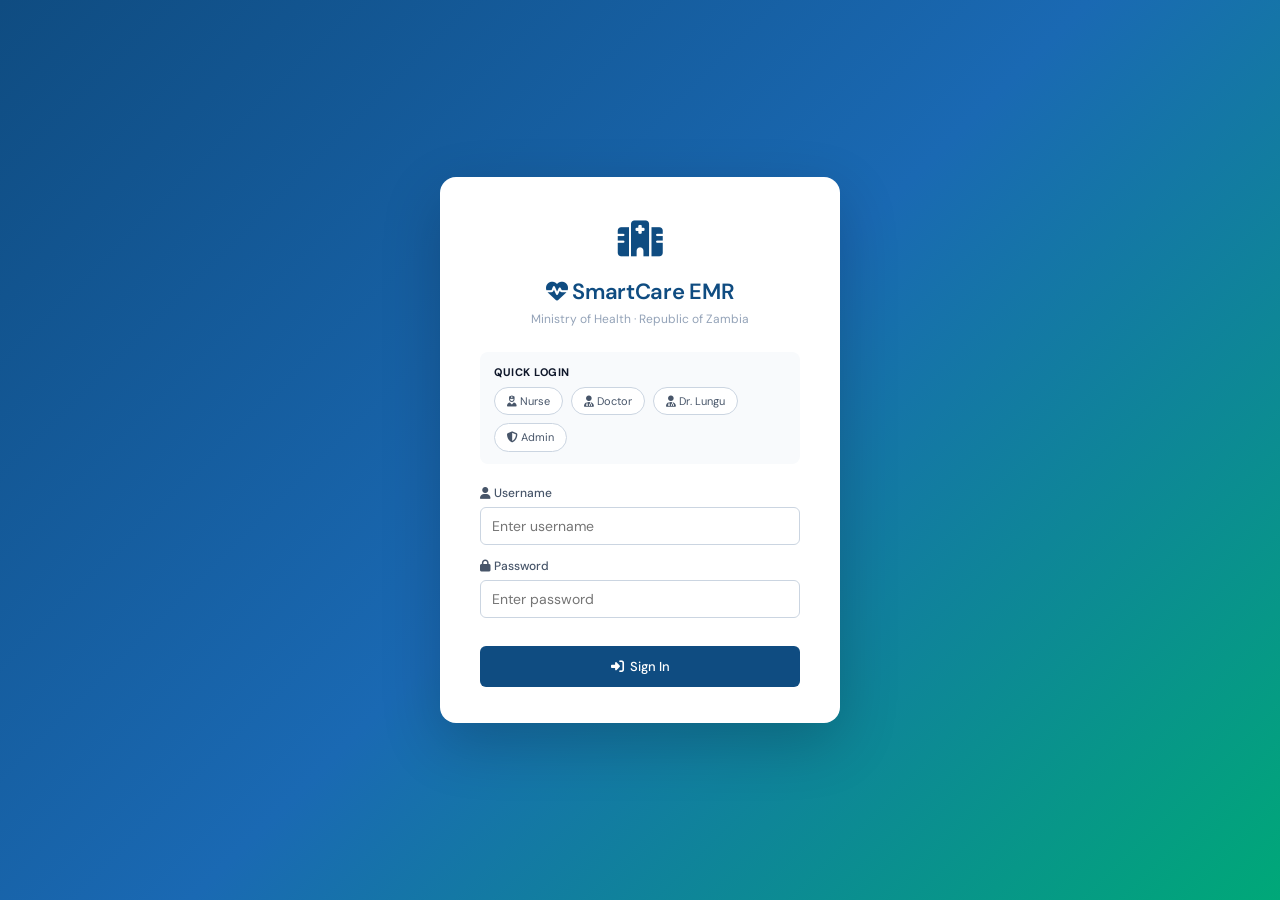
<file: static/nurse-enhancements.html>
<!DOCTYPE html>
<html lang="en">
<head>
<meta charset="UTF-8">
<meta name="viewport" content="width=device-width, initial-scale=1.0">
<title>SmartCare — Nurse Dashboard Enhancements</title>
<link href="https://fonts.googleapis.com/css2?family=DM+Sans:ital,opsz,wght@0,9..40,300;0,9..40,400;0,9..40,500;0,9..40,600;1,9..40,300&family=DM+Mono:wght@400;500&display=swap" rel="stylesheet">
<link rel="stylesheet" href="https://cdnjs.cloudflare.com/ajax/libs/font-awesome/6.5.2/css/all.min.css" crossorigin="anonymous" referrerpolicy="no-referrer"/>
<style>
*{box-sizing:border-box;margin:0;padding:0}
:root{
  --bg:#f0f4f8;--surface:#fff;--surface2:#f7f9fc;
  --border:#e2e8f0;--border2:#cbd5e1;
  --primary:#0f4c81;--primary-light:#1a69b3;--primary-ghost:#e8f0fb;
  --accent:#00a878;--accent-light:#e6f7f3;
  --danger:#dc2626;--danger-light:#fef2f2;
  --warn:#d97706;--warn-light:#fffbeb;
  --text:#0f172a;--text2:#475569;--text3:#94a3b8;
  --radius:10px;--radius-sm:6px;
  --shadow:0 1px 3px rgba(0,0,0,.08),0 1px 2px rgba(0,0,0,.05);
  --shadow-md:0 4px 12px rgba(0,0,0,.1);
  --sidebar-w:224px;
}
html,body{height:100%;font-family:'DM Sans',sans-serif;background:var(--bg);color:var(--text);font-size:14px;line-height:1.5}
/* layout */
.app{display:flex;height:100vh;overflow:hidden}
.sidebar{width:var(--sidebar-w);background:var(--primary);display:flex;flex-direction:column;flex-shrink:0}
.sidebar-logo{padding:20px 18px 16px;border-bottom:1px solid rgba(255,255,255,.1)}
.sidebar-logo h1{font-size:16px;font-weight:600;color:#fff;letter-spacing:-.2px}
.sidebar-logo p{font-size:11px;color:rgba(255,255,255,.5);margin-top:2px}
.sidebar-user{padding:12px 16px;border-bottom:1px solid rgba(255,255,255,.1);display:flex;align-items:center;gap:10px}
.user-avatar{width:34px;height:34px;border-radius:50%;background:rgba(255,255,255,.2);display:flex;align-items:center;justify-content:center;font-size:13px;font-weight:600;color:#fff;flex-shrink:0}
.user-info p{font-size:12px;font-weight:500;color:#fff;line-height:1.3}
.user-info span{font-size:10px;color:rgba(255,255,255,.5);text-transform:uppercase;letter-spacing:.4px}
nav{flex:1;padding:8px 0;overflow-y:auto}
.nav-section{padding:14px 18px 4px;font-size:10px;font-weight:600;text-transform:uppercase;letter-spacing:.6px;color:rgba(255,255,255,.3)}
.nav-item{display:flex;align-items:center;gap:10px;padding:11px 18px;cursor:pointer;color:rgba(255,255,255,.65);font-size:13px;border-left:3px solid transparent;transition:all .15s}
.nav-item:hover{color:#fff;background:rgba(255,255,255,.07)}
.nav-item.active{color:#fff;background:rgba(255,255,255,.13);border-left-color:var(--accent);font-weight:500}
.nav-item i{width:16px;font-size:14px;text-align:center;flex-shrink:0;opacity:.8}
.sidebar-footer{padding:12px 16px;border-top:1px solid rgba(255,255,255,.1)}
.logout-btn{width:100%;padding:9px;background:rgba(255,255,255,.08);border:1px solid rgba(255,255,255,.15);border-radius:var(--radius-sm);color:rgba(255,255,255,.7);font-size:12px;cursor:pointer;font-family:inherit}
.main{flex:1;display:flex;flex-direction:column;overflow:hidden;min-width:0}
.topbar{background:#fff;border-bottom:1px solid var(--border);padding:0 20px;height:56px;display:flex;align-items:center;justify-content:space-between;flex-shrink:0;gap:12px}
.topbar h2{font-size:16px;font-weight:600;color:var(--text);letter-spacing:-.2px}
.topbar-right{display:flex;align-items:center;gap:10px}
.page{flex:1;overflow-y:auto;padding:20px}
</style>
<style>
/* shared components */
.dash-banner{display:flex;align-items:center;gap:16px;background:#fff;border-radius:var(--radius);padding:16px 20px;margin-bottom:20px;border:1px solid var(--border);box-shadow:var(--shadow);flex-wrap:wrap}.dash-banner__icon{width:44px;height:44px;border-radius:10px;display:flex;align-items:center;justify-content:center;font-size:20px;flex-shrink:0;background:var(--accent-light);color:var(--accent)}
.dash-banner__body{flex:1;min-width:0}
.dash-banner__name{font-size:15px;font-weight:600;color:var(--text);letter-spacing:-.2px}
.dash-banner__meta{font-size:12px;color:var(--text3);margin-top:2px}
.dash-banner__actions{display:flex;gap:8px;flex-wrap:wrap}
.stats-grid{display:grid;grid-template-columns:repeat(4,1fr);gap:14px;margin-bottom:20px}
.stat-card{background:#fff;border-radius:var(--radius);padding:16px 18px;border:1px solid var(--border);box-shadow:var(--shadow)}
.stat-card .label{font-size:11px;color:var(--text3);text-transform:uppercase;letter-spacing:.5px;margin-bottom:6px}
.stat-card .value{font-size:26px;font-weight:600;color:var(--text);line-height:1;letter-spacing:-.5px}
.stat-card .sub{font-size:11px;color:var(--text3);margin-top:4px}
.stat-card.accent{border-left:3px solid var(--accent)}
.stat-card.primary{border-left:3px solid var(--primary)}
.stat-card.warn{border-left:3px solid var(--warn)}
.stat-card.danger{border-left:3px solid var(--danger)}
.card{background:#fff;border-radius:var(--radius);border:1px solid var(--border);box-shadow:var(--shadow)}
.card--danger-border{border-left:3px solid var(--danger)}
.card--warn-border{border-left:3px solid var(--warn)}
.card--accent-border{border-left:3px solid var(--accent)}
.card-header{padding:14px 18px;border-bottom:1px solid var(--border);display:flex;align-items:center;justify-content:space-between;flex-wrap:wrap;gap:8px}
.card-header h3{font-size:14px;font-weight:600;color:var(--text)}
.card-body{padding:16px 18px}
.grid-2{display:grid;grid-template-columns:1fr 1fr;gap:16px}
.grid-3{display:grid;grid-template-columns:1fr 1fr 1fr;gap:16px}
.mb-4{margin-bottom:16px}
.table-wrap{overflow-x:auto}
table{width:100%;border-collapse:collapse}
th{text-align:left;font-size:11px;font-weight:600;text-transform:uppercase;letter-spacing:.5px;color:var(--text3);padding:10px 14px;border-bottom:1px solid var(--border);white-space:nowrap}
td{padding:11px 14px;border-bottom:1px solid var(--border);font-size:13px;color:var(--text2);vertical-align:middle}
tr:last-child td{border-bottom:none}
tr:hover td{background:#fafbfc}
.patient-name{font-weight:500;color:var(--text)}
.badge{display:inline-flex;align-items:center;gap:4px;padding:2px 9px;border-radius:20px;font-size:11px;font-weight:500;white-space:nowrap}
.badge-green{background:var(--accent-light);color:#065f46}
.badge-blue{background:var(--primary-ghost);color:var(--primary)}
.badge-warn{background:var(--warn-light);color:#92400e}
.badge-red{background:var(--danger-light);color:var(--danger)}
.badge-gray{background:#f1f5f9;color:var(--text3)}
.tag{display:inline-block;background:var(--primary-ghost);color:var(--primary);font-size:11px;padding:2px 8px;border-radius:4px;font-family:'DM Mono',monospace}
.btn{padding:9px 16px;border-radius:var(--radius-sm);font-size:13px;font-weight:500;cursor:pointer;font-family:inherit;transition:all .15s;border:none;display:inline-flex;align-items:center;gap:6px;white-space:nowrap}
.btn-primary{background:var(--primary);color:#fff}.btn-primary:hover{background:var(--primary-light)}
.btn-accent{background:var(--accent);color:#fff}.btn-accent:hover{background:#00956a}
.btn-outline{background:transparent;border:1px solid var(--border2);color:var(--text2)}.btn-outline:hover{background:var(--surface2)}
.btn-ghost{background:transparent;color:var(--primary);border:none;padding:6px 10px;font-size:12px}.btn-ghost:hover{background:var(--primary-ghost)}
.btn-danger{background:var(--danger);color:#fff}
.btn-sm{padding:5px 11px;font-size:12px}
.notice{display:flex;align-items:center;gap:10px;background:var(--accent-light);border:1px solid #a7e8d8;border-radius:var(--radius-sm);padding:10px 14px;margin-bottom:20px;font-size:13px;color:#065f46}
.bar-chart{display:flex;flex-direction:column;gap:8px}
.bar-row{display:flex;align-items:center;gap:10px}
.bar-label{font-size:12px;color:var(--text2);width:120px;flex-shrink:0;white-space:nowrap;overflow:hidden;text-overflow:ellipsis}
.bar-track{flex:1;background:var(--bg);border-radius:4px;height:8px;overflow:hidden}
.bar-fill{height:100%;border-radius:4px;background:var(--primary);transition:width .5s ease}
.bar-fill.accent{background:var(--accent)}
.bar-val{font-size:11px;color:var(--text3);width:28px;text-align:right;flex-shrink:0}
@media(max-width:900px){.stats-grid{grid-template-columns:repeat(2,1fr)}.grid-3{grid-template-columns:1fr 1fr}}
@media(max-width:640px){.sidebar{display:none}.stats-grid{grid-template-columns:1fr 1fr}.grid-2,.grid-3{grid-template-columns:1fr}.page{padding:14px}}
/* login */
#login-screen{display:flex;align-items:center;justify-content:center;min-height:100vh;background:linear-gradient(135deg,#0f4c81 0%,#1a69b3 50%,#00a878 100%);padding:16px}
.login-card{background:#fff;border-radius:16px;padding:36px 40px;width:100%;max-width:400px;box-shadow:0 20px 60px rgba(0,0,0,.2)}
.login-logo{text-align:center;margin-bottom:24px}
.login-logo h1{font-size:22px;font-weight:600;color:var(--primary);letter-spacing:-.3px}
.login-logo p{font-size:12px;color:var(--text3);margin-top:2px}
.login-logo .cross{font-size:36px;margin-bottom:8px}
.demo-accounts{background:#f8fafc;border-radius:8px;padding:12px 14px;margin-bottom:20px;font-size:12px;color:var(--text2)}
.demo-accounts strong{display:block;margin-bottom:6px;color:var(--text);font-size:11px;text-transform:uppercase;letter-spacing:.5px}
.demo-row{display:flex;gap:8px;flex-wrap:wrap}
.demo-chip{background:#fff;border:1px solid var(--border2);border-radius:20px;padding:5px 12px;cursor:pointer;transition:all .15s;font-size:11px}
.demo-chip:hover{background:var(--primary);color:#fff;border-color:var(--primary)}
.l-err{color:var(--danger);font-size:12px;margin-top:8px;display:none}
</style>
<style>
/* ── NURSE-SPECIFIC ENHANCEMENTS ── */

/* Critical patients highlight */
.critical-row{background:#fff5f5 !important}
.critical-row td{border-bottom:1px solid #fecaca}
.critical-row:hover td{background:#fef2f2 !important}
.critical-label{display:inline-flex;align-items:center;gap:4px;background:var(--danger);color:#fff;padding:2px 7px;border-radius:4px;font-size:10px;font-weight:700;text-transform:uppercase;letter-spacing:.4px;animation:pulse 2s infinite}
@keyframes pulse{0%,100%{opacity:1}50%{opacity:.7}}

/* Census gauge */
.census-wrap{display:flex;gap:20px;align-items:center;flex-wrap:wrap}
.census-gauge{flex:1;min-width:180px}
.gauge-track{height:12px;background:var(--border);border-radius:6px;overflow:hidden;margin-bottom:6px}
.gauge-fill{height:100%;border-radius:6px;transition:width .6s ease}
.gauge-label{display:flex;justify-content:space-between;font-size:11px;color:var(--text3)}
.census-stats{display:flex;flex-direction:column;gap:10px;flex-shrink:0}
.census-stat{text-align:center;background:var(--bg);border-radius:var(--radius-sm);padding:10px 18px;border:1px solid var(--border)}
.census-stat .cv{font-size:22px;font-weight:600;color:var(--text);letter-spacing:-.5px}
.census-stat .cl{font-size:11px;color:var(--text3);text-transform:uppercase;letter-spacing:.4px;margin-top:2px}

/* Batch vitals triage mode */
.triage-mode-bar{display:none;align-items:center;justify-content:space-between;gap:12px;background:var(--primary);border-radius:var(--radius);padding:14px 18px;margin-bottom:20px;flex-wrap:wrap}
.triage-mode-bar.active{display:flex}
.tm-info{color:#fff}
.tm-info h4{font-size:14px;font-weight:600}
.tm-info p{font-size:12px;opacity:.75;margin-top:2px}
.tm-actions{display:flex;gap:8px;flex-wrap:wrap}
.progress-bar{height:4px;background:rgba(255,255,255,.2);border-radius:2px;overflow:hidden;margin-top:6px;min-width:120px}
.progress-fill{height:100%;background:var(--accent);border-radius:2px;transition:width .4s ease}

/* Vitals quick-entry strip */
.vitals-strip{display:grid;grid-template-columns:repeat(6,1fr);gap:10px;padding:14px 18px;border-top:1px solid var(--border)}
.vs-field{display:flex;flex-direction:column;gap:4px}
.vs-label{font-size:10px;font-weight:600;text-transform:uppercase;letter-spacing:.4px;color:var(--text3)}
.vs-input{padding:7px 10px;border:1px solid var(--border2);border-radius:var(--radius-sm);font-size:14px;font-family:inherit;outline:none;width:100%;transition:border-color .15s,box-shadow .15s}
.vs-input:focus{border-color:var(--accent);box-shadow:0 0 0 3px rgba(0,168,120,.1)}

/* Shift handover summary */
.handover-section{margin-bottom:16px}
.handover-section h4{font-size:12px;font-weight:600;text-transform:uppercase;letter-spacing:.5px;color:var(--text3);margin-bottom:8px;padding-bottom:6px;border-bottom:1px solid var(--border)}
.handover-row{display:flex;align-items:center;justify-content:space-between;padding:7px 0;border-bottom:1px solid var(--border);font-size:13px}
.handover-row:last-child{border-bottom:none}
.handover-row .hr-label{color:var(--text2)}
.handover-row .hr-val{font-weight:600;color:var(--text)}
.handover-highlight{background:var(--accent-light);border-radius:var(--radius-sm);padding:12px 14px;display:flex;align-items:center;gap:12px;margin-bottom:10px}
.handover-highlight i{color:var(--accent);font-size:18px;flex-shrink:0}
.handover-highlight .hh-text{font-size:13px;color:var(--text2)}
.handover-highlight .hh-text strong{color:var(--text)}
</style>
<body>

<!-- ═══════ LOGIN SCREEN ═══════ -->
<div id="login-screen">
  <div class="login-card">
    <div class="login-logo">
      <div class="cross"><i class="fa-solid fa-hospital" style="color:var(--primary)"></i></div>
      <h1><i class="fa-solid fa-heart-pulse"></i> SmartCare EMR</h1>
      <p>Ministry of Health · Republic of Zambia</p>
    </div>
    <div class="demo-accounts">
      <strong>Quick login</strong>
      <div class="demo-row">
        <div class="demo-chip" onclick="fillLogin('nurse','nurse123')"><i class="fa-solid fa-user-nurse"></i> Nurse</div>
        <div class="demo-chip" onclick="fillLogin('doctor','doctor123')"><i class="fa-solid fa-user-doctor"></i> Doctor</div>
        <div class="demo-chip" onclick="fillLogin('doctor2','doctor123')"><i class="fa-solid fa-user-doctor"></i> Dr. Lungu</div>
        <div class="demo-chip" onclick="fillLogin('admin','admin123')"><i class="fa-solid fa-shield-halved"></i> Admin</div>
      </div>
    </div>
    <div style="margin-bottom:12px">
      <label style="font-size:12px;font-weight:500;color:var(--text2);display:block;margin-bottom:5px"><i class="fas fa-user"></i> Username</label>
      <input type="text" id="l-user" placeholder="Enter username" autocomplete="username"
             style="width:100%;padding:9px 11px;border:1px solid var(--border2);border-radius:var(--radius-sm);font-size:14px;font-family:inherit;outline:none">
    </div>
    <div style="margin-bottom:20px">
      <label style="font-size:12px;font-weight:500;color:var(--text2);display:block;margin-bottom:5px"><i class="fas fa-lock"></i> Password</label>
      <input type="password" id="l-pass" placeholder="Enter password" autocomplete="current-password"
             onkeydown="if(event.key==='Enter')doLogin()"
             style="width:100%;padding:9px 11px;border:1px solid var(--border2);border-radius:var(--radius-sm);font-size:14px;font-family:inherit;outline:none">
    </div>
    <div class="l-err" id="l-err"></div>
    <button class="btn btn-primary" style="width:100%;justify-content:center;padding:12px;margin-top:8px" onclick="doLogin()">
      <i class="fa-solid fa-sign-in-alt"></i> Sign In
    </button>
  </div>
</div>

<!-- ═══════ APP SHELL ═══════ -->
<div id="app-shell" style="display:none;height:100vh;flex-direction:row;overflow:hidden">
<div style="display:flex;width:100%;height:100%;overflow:hidden">
<div class="sidebar">
    <div class="sidebar-logo">
      <h1><i class="fa-solid fa-heart-pulse"></i> SmartCare EMR</h1>
      <p>Ministry of Health · Zambia</p>
    </div>
    <div class="sidebar-user">
      <div class="user-avatar" id="sb-avatar" style="background:rgba(255,255,255,.2)">?</div>
      <div class="user-info"><p id="sb-name">Loading…</p><span id="sb-role">—</span></div>
    </div>
    <nav>
      <div class="nav-section">Main</div>
      <div class="nav-item active"><i class="fa-solid fa-gauge-high"></i> Dashboard</div>
      <div class="nav-item"><i class="fa-solid fa-users"></i> Patients</div>
      <div class="nav-item"><i class="fa-solid fa-stethoscope"></i> Encounters</div>
      <div class="nav-section">Tools</div>
      <div class="nav-item"><i class="fa-solid fa-heart-pulse"></i> Vitals</div>
      <div class="nav-item"><i class="fa-solid fa-chart-bar"></i> Reports</div>
    </nav>
    <div class="sidebar-footer">
      <button class="logout-btn" onclick="logout()"><i class="fa-solid fa-right-from-bracket"></i> Sign out</button>
    </div>
  </div><!-- /sidebar -->

  <div class="main">
    <div class="topbar">
      <h2><i class="fa-solid fa-user-nurse" style="color:var(--accent);margin-right:4px"></i> Nurse Dashboard</h2>
      <div class="topbar-right">
        <span id="tb-facility" style="font-size:12px;color:var(--text3)">Day shift</span>
        <button class="btn btn-accent btn-sm" onclick="toggleTriageMode()">
          <i class="fa-solid fa-bolt"></i> Triage Mode
        </button>
        <div class="user-avatar" id="tb-user-avatar" style="background:var(--accent-light);color:var(--accent);font-size:12px">?</div>
      </div>
    </div>

    <div class="page">

      <div class="notice">
        <i class="fa-solid fa-circle-info"></i>
        <span>Prototype preview of <strong>Nurse Dashboard enhancements</strong> — Critical Patient Highlighting, Batch Triage Mode, Patient Census, and Shift Handover Summary. Data is illustrative.</span>
      </div>

      <!-- TRIAGE MODE BAR (activates on button click) -->
      <div class="triage-mode-bar" id="triageBar">
        <div class="tm-info">
          <h4><i class="fa-solid fa-bolt"></i> Batch Triage Mode — Active</h4>
          <p>Cycling through patients with pending vitals. Submit to advance to the next patient.</p>
          <div class="progress-bar"><div class="progress-fill" id="triageProgress" style="width:33%"></div></div>
        </div>
        <div class="tm-actions">
          <span style="color:rgba(255,255,255,.75);font-size:13px;align-self:center" id="triageCounter">Patient 1 of 3</span>
          <button class="btn btn-outline btn-sm" style="border-color:rgba(255,255,255,.4);color:#fff;background:rgba(255,255,255,.1)" onclick="triageNext()">
            <i class="fa-solid fa-forward-step"></i> Skip
          </button>
          <button class="btn btn-sm" style="background:#fff;color:var(--primary);font-weight:600" onclick="toggleTriageMode()">
            <i class="fa-solid fa-xmark"></i> Exit Mode
          </button>
        </div>
      </div>

      <!-- BANNER -->
      <div class="dash-banner">
        <div class="dash-banner__icon"><i class="fa-solid fa-user-nurse"></i></div>
        <div class="dash-banner__body">
          <div class="dash-banner__name" id="banner-name">Loading…</div>
          <div class="dash-banner__meta" id="banner-meta">—</div>
        </div>
        <div class="dash-banner__actions">
          <button class="btn btn-primary btn-sm"><i class="fa-solid fa-user-plus"></i> Register Patient</button>
          <button class="btn btn-accent btn-sm"><i class="fa-solid fa-heart-pulse"></i> Record Vitals</button>
        </div>
      </div>

      <!-- STAT CARDS -->
      <div class="stats-grid">
        <div class="stat-card primary">
          <div class="label"><i class="fa-solid fa-users fa-fw"></i> Facility Patients</div>
          <div class="value" id="stat-patients">—</div>
          <div class="sub" id="sub-patients">+— this week</div>
        </div>
        <div class="stat-card accent">
          <div class="label"><i class="fa-solid fa-stethoscope fa-fw"></i> Encounters Today</div>
          <div class="value" id="stat-encounters">—</div>
          <div class="sub" id="sub-encounters">— new registrations</div>
        </div>
        <div class="stat-card warn">
          <div class="label"><i class="fa-solid fa-heart-pulse fa-fw"></i> Vitals Pending</div>
          <div class="value" id="stat-vitals">—</div>
          <div class="sub">Patients not yet triaged</div>
        </div>
        <div class="stat-card danger">
          <div class="label"><i class="fa-solid fa-triangle-exclamation fa-fw"></i> Allergy Alerts</div>
          <div class="value" id="stat-allergies">—</div>
          <div class="sub">Known allergies on file</div>
        </div>
      </div>

      <!-- CRITICAL PATIENTS + CENSUS -->
      <div class="grid-2 mb-4">

        <!-- CRITICAL PATIENTS HIGHLIGHT -->
        <div class="card card--danger-border">
          <div class="card-header">
            <h3><i class="fa-solid fa-circle-radiation fa-fw" style="color:var(--danger)"></i> Critical Patients — Needs Attention</h3>
            <span class="badge badge-red" style="animation:pulse 2s infinite">2 critical</span>
          </div>
          <div style="padding:10px 14px;background:var(--danger-light);font-size:12px;color:var(--danger);display:flex;align-items:center;gap:8px;border-bottom:1px solid #fecaca">
            <i class="fa-solid fa-circle-exclamation"></i>
            Patients with <strong>pending vitals AND known allergies</strong> — highest priority for triage.
          </div>
          <div class="table-wrap"><table>
            <thead>
              <tr><th>Patient</th><th>Status</th><th>Allergy</th><th>In Queue Since</th><th></th></tr>
            </thead>
            <tbody>
              <tr class="critical-row">
                <td>
                  <div style="display:flex;align-items:center;gap:8px">
                    <div class="user-avatar" style="width:30px;height:30px;font-size:11px;background:#fecaca;color:var(--danger)">MB</div>
                    <div>
                      <div class="patient-name">Mary Banda</div>
                      <div style="font-size:11px;color:var(--text3);font-family:'DM Mono',monospace">SC-00142</div>
                    </div>
                  </div>
                </td>
                <td><span class="critical-label"><i class="fa-solid fa-triangle-exclamation"></i> Critical</span></td>
                <td><span class="badge badge-red"><i class="fa-solid fa-triangle-exclamation"></i> Penicillin</span></td>
                <td style="font-size:12px;color:var(--danger)">47 min ago</td>
                <td>
                  <button class="btn btn-danger btn-sm" onclick="openVitalsPanel('Mary Banda', 0)">
                    <i class="fa-solid fa-heart-pulse"></i> Triage Now
                  </button>
                </td>
              </tr>
              <tr class="critical-row">
                <td>
                  <div style="display:flex;align-items:center;gap:8px">
                    <div class="user-avatar" style="width:30px;height:30px;font-size:11px;background:#fecaca;color:var(--danger)">EZ</div>
                    <div>
                      <div class="patient-name">Esther Zulu</div>
                      <div style="font-size:11px;color:var(--text3);font-family:'DM Mono',monospace">SC-00089</div>
                    </div>
                  </div>
                </td>
                <td><span class="critical-label"><i class="fa-solid fa-triangle-exclamation"></i> Critical</span></td>
                <td><span class="badge badge-red"><i class="fa-solid fa-triangle-exclamation"></i> Sulfa drugs</span></td>
                <td style="font-size:12px;color:var(--danger)">1 hr 12 min ago</td>
                <td>
                  <button class="btn btn-danger btn-sm" onclick="openVitalsPanel('Esther Zulu', 1)">
                    <i class="fa-solid fa-heart-pulse"></i> Triage Now
                  </button>
                </td>
              </tr>
              <tr>
                <td>
                  <div style="display:flex;align-items:center;gap:8px">
                    <div class="user-avatar" style="width:30px;height:30px;font-size:11px;background:var(--warn-light);color:var(--warn)">PN</div>
                    <div>
                      <div class="patient-name">Peter Nkonde</div>
                      <div style="font-size:11px;color:var(--text3);font-family:'DM Mono',monospace">SC-00421</div>
                    </div>
                  </div>
                </td>
                <td><span class="badge badge-warn"><i class="fa-solid fa-clock"></i> Pending</span></td>
                <td><span class="badge badge-gray">None</span></td>
                <td style="font-size:12px;color:var(--text3)">22 min ago</td>
                <td>
                  <button class="btn btn-outline btn-sm" onclick="openVitalsPanel('Peter Nkonde', 2)">
                    <i class="fa-solid fa-heart-pulse"></i> Triage
                  </button>
                </td>
              </tr>
            </tbody>
          </table></div>
        </div>

        <!-- PATIENT CENSUS -->
        <div class="card card--accent-border">
          <div class="card-header">
            <h3><i class="fa-solid fa-hospital-user fa-fw" style="color:var(--accent)"></i> Patient Census — Today</h3>
            <span class="badge badge-green">Live</span>
          </div>
          <div class="card-body">
            <div class="census-wrap">
              <div class="census-gauge">
                <div style="font-size:12px;color:var(--text2);margin-bottom:8px;font-weight:500">
                  OPD Occupancy
                </div>
                <div class="gauge-track">
                  <div class="gauge-fill" style="width:71%;background:var(--accent)"></div>
                </div>
                <div class="gauge-label"><span>0</span><span style="color:var(--text2);font-weight:500">24 / 34 capacity</span><span>34</span></div>

                <div style="font-size:12px;color:var(--text2);margin:16px 0 8px;font-weight:500">
                  Inpatient Beds
                </div>
                <div class="gauge-track">
                  <div class="gauge-fill" style="width:88%;background:var(--warn)"></div>
                </div>
                <div class="gauge-label"><span>0</span><span style="color:var(--warn);font-weight:500">44 / 50 beds</span><span>50</span></div>

                <div style="font-size:12px;color:var(--text2);margin:16px 0 8px;font-weight:500">
                  ANC Clinic
                </div>
                <div class="gauge-track">
                  <div class="gauge-fill" style="width:55%;background:var(--primary)"></div>
                </div>
                <div class="gauge-label"><span>0</span><span style="color:var(--primary);font-weight:500">11 / 20 slots</span><span>20</span></div>
              </div>
              <div class="census-stats">
                <div class="census-stat">
                  <div class="cv">24</div>
                  <div class="cl">Today</div>
                </div>
                <div class="census-stat">
                  <div class="cv" style="color:var(--text3)">19</div>
                  <div class="cl">Avg/day</div>
                </div>
                <div class="census-stat" style="border-color:var(--warn);background:var(--warn-light)">
                  <div class="cv" style="color:var(--warn)">+26%</div>
                  <div class="cl" style="color:#92400e">vs avg</div>
                </div>
              </div>
            </div>
          </div>
        </div>
      </div>

      <!-- BATCH VITALS INLINE PANEL (appears on triage now) -->
      <div class="card mb-4" id="vitalsPanel" style="display:none;border:2px solid var(--accent)">
        <div class="card-header" style="background:var(--accent-light)">
          <div>
            <h3 style="color:var(--accent)"><i class="fa-solid fa-heart-pulse fa-fw"></i> Quick Vitals — <span id="vp-name"></span></h3>
            <div style="font-size:12px;color:var(--text3);margin-top:2px" id="vp-sub"></div>
          </div>
          <button class="btn btn-ghost btn-sm" onclick="closeVitalsPanel()"><i class="fa-solid fa-xmark"></i> Close</button>
        </div>
        <div class="vitals-strip">
          <div class="vs-field">
            <div class="vs-label"><i class="fa-solid fa-thermometer-half" style="color:var(--danger)"></i> Temp °C</div>
            <input class="vs-input" id="vp-temp" type="number" step="0.1" placeholder="37.0" inputmode="decimal">
          </div>
          <div class="vs-field">
            <div class="vs-label"><i class="fa-solid fa-heart" style="color:var(--danger)"></i> Pulse bpm</div>
            <input class="vs-input" id="vp-pulse" type="number" placeholder="80" inputmode="numeric">
          </div>
          <div class="vs-field">
            <div class="vs-label"><i class="fa-solid fa-gauge" style="color:var(--primary)"></i> Blood Press.</div>
            <input class="vs-input" id="vp-bp" placeholder="120/80">
          </div>
          <div class="vs-field">
            <div class="vs-label"><i class="fa-solid fa-weight-scale" style="color:var(--accent)"></i> Weight kg</div>
            <input class="vs-input" id="vp-weight" type="number" step="0.1" placeholder="65" inputmode="decimal">
          </div>
          <div class="vs-field">
            <div class="vs-label"><i class="fa-solid fa-ruler-vertical" style="color:var(--accent)"></i> Height cm</div>
            <input class="vs-input" id="vp-height" type="number" placeholder="165" inputmode="numeric">
          </div>
          <div class="vs-field">
            <div class="vs-label"><i class="fa-solid fa-lungs" style="color:var(--primary)"></i> SpO₂ %</div>
            <input class="vs-input" id="vp-spo2" type="number" placeholder="98" inputmode="numeric">
          </div>
        </div>
        <div style="padding:12px 18px;display:flex;gap:10px;align-items:center;border-top:1px solid var(--border);flex-wrap:wrap">
          <button class="btn btn-accent" onclick="saveVitalsAndNext()">
            <i class="fa-solid fa-floppy-disk"></i> Save &amp; Next Patient
          </button>
          <button class="btn btn-outline btn-sm" onclick="closeVitalsPanel()">Cancel</button>
          <span style="font-size:12px;color:var(--text3);margin-left:auto" id="vp-queue-info"></span>
        </div>
      </div>

      <!-- SHIFT HANDOVER SUMMARY -->
      <div class="card mb-4">
        <div class="card-header">
          <h3><i class="fa-solid fa-clipboard-list fa-fw" style="color:var(--primary)"></i> Shift Handover Summary</h3>
          <div style="display:flex;gap:8px;flex-wrap:wrap">
            <span class="badge badge-blue">Day shift · 07:00–15:00</span>
            <button class="btn btn-outline btn-sm"><i class="fa-solid fa-print"></i> Print</button>
            <button class="btn btn-primary btn-sm"><i class="fa-solid fa-share-nodes"></i> Hand Over</button>
          </div>
        </div>
        <div class="grid-3" style="padding:16px 18px;gap:16px">

          <!-- Encounters -->
          <div>
            <div class="handover-section">
              <h4><i class="fa-solid fa-stethoscope fa-fw"></i> Encounters</h4>
              <div class="handover-row"><span class="hr-label">Total seen today</span><span class="hr-val">24</span></div>
              <div class="handover-row"><span class="hr-label">New registrations</span><span class="hr-val">3</span></div>
              <div class="handover-row"><span class="hr-label">OPD visits</span><span class="hr-val">18</span></div>
              <div class="handover-row"><span class="hr-label">ANC visits</span><span class="hr-val">4</span></div>
              <div class="handover-row"><span class="hr-label">Inpatient rounds</span><span class="hr-val">2</span></div>
            </div>
          </div>

          <!-- Vitals -->
          <div>
            <div class="handover-section">
              <h4><i class="fa-solid fa-heart-pulse fa-fw"></i> Vitals &amp; Triage</h4>
              <div class="handover-row"><span class="hr-label">Vitals recorded</span><span class="hr-val">21</span></div>
              <div class="handover-row"><span class="hr-label">Still pending</span><span class="hr-val" style="color:var(--warn)">3</span></div>
              <div class="handover-row"><span class="hr-label">Critical flags raised</span><span class="hr-val" style="color:var(--danger)">2</span></div>
              <div class="handover-row"><span class="hr-label">Allergy alerts</span><span class="hr-val" style="color:var(--warn)">3</span></div>
              <div class="handover-row"><span class="hr-label">Avg triage wait</span><span class="hr-val">12 min</span></div>
            </div>
          </div>

          <!-- Alerts & notes -->
          <div>
            <div class="handover-section">
              <h4><i class="fa-solid fa-triangle-exclamation fa-fw"></i> Handover Alerts</h4>
            </div>
            <div class="handover-highlight">
              <i class="fa-solid fa-circle-exclamation"></i>
              <div class="hh-text"><strong>Mary Banda (SC-00142)</strong> — Vitals pending, Penicillin allergy. Needs immediate triage.</div>
            </div>
            <div class="handover-highlight">
              <i class="fa-solid fa-circle-exclamation"></i>
              <div class="hh-text"><strong>Esther Zulu (SC-00089)</strong> — Vitals pending 1h 12min, Sulfa allergy. Critical priority.</div>
            </div>
            <div style="padding:8px 10px;background:var(--bg);border-radius:var(--radius-sm);font-size:12px;color:var(--text3)">
              <i class="fa-solid fa-note-sticky"></i> Ward B bed 14 patient awaiting discharge paperwork.
            </div>
          </div>
        </div>
      </div>

    </div>
  </div>
</div><!-- /inner flex -->
</div><!-- /app-shell -->

<script>
/* ── Auth ── */
let token = localStorage.getItem('emr_token');
let currentUser = JSON.parse(localStorage.getItem('emr_user') || 'null');

function fillLogin(u, p) {
  document.getElementById('l-user').value = u;
  document.getElementById('l-pass').value = p;
}
async function doLogin() {
  const username = document.getElementById('l-user').value.trim();
  const password = document.getElementById('l-pass').value;
  const err = document.getElementById('l-err');
  err.style.display = 'none';
  try {
    const res = await fetch('/api/login', {
      method:'POST', headers:{'Content-Type':'application/json'},
      body: JSON.stringify({username, password})
    });
    const data = await res.json();
    if (!res.ok) { err.textContent = data.error || 'Invalid credentials'; err.style.display='block'; return; }
    token = data.token; currentUser = data.user;
    localStorage.setItem('emr_token', token);
    localStorage.setItem('emr_user', JSON.stringify(currentUser));
    showApp();
  } catch(e) { err.textContent='Cannot reach server. Is the backend running?'; err.style.display='block'; }
}
function logout() {
  token=null; currentUser=null;
  localStorage.removeItem('emr_token'); localStorage.removeItem('emr_user');
  document.getElementById('app-shell').style.display='none';
  document.getElementById('login-screen').style.display='flex';
}
async function api(path, opts={}) {
  const res = await fetch(path, {
    ...opts, headers:{'Content-Type':'application/json','Authorization':`Bearer ${token}`,...(opts.headers||{})}
  });
  if (res.status===401) { logout(); return null; }
  return res.json();
}
async function showApp() {
  document.getElementById('login-screen').style.display='none';
  document.getElementById('app-shell').style.display='flex';
  if (currentUser) {
    const ini = currentUser.name.split(' ').map(w=>w[0]).slice(0,2).join('');
    document.getElementById('sb-avatar').textContent = ini;
    document.getElementById('sb-name').textContent = currentUser.name;
    document.getElementById('sb-role').textContent = currentUser.role.toUpperCase();
    document.getElementById('tb-user-avatar').textContent = ini;
    document.getElementById('tb-facility').textContent = `Day shift · ${currentUser.facility}`;
  }
  const d = await api('/api/dashboard');
  if (d) {
    const s = d.stats || {};
    document.getElementById('banner-name').textContent = d.nurse_name || currentUser.name;
    document.getElementById('banner-meta').textContent = (d.facility||currentUser.facility) + ' · Nursing Station';
    setVal('stat-patients',   s.total_patients   ?? '—');
    setVal('stat-encounters', s.encounters_today ?? '—');
    setVal('stat-vitals',     s.vitals_pending   ?? '—');
    setVal('stat-allergies',  s.allergy_count    ?? '—');
    setVal('sub-patients',    `+${s.registered_week??0} this week`);
    setVal('sub-encounters',  `${s.registered_today??0} new registration${(s.registered_today??0)!==1?'s':''}`);
  }
}
function setVal(id,val){const el=document.getElementById(id);if(el)el.textContent=val;}
if (token && currentUser) { showApp(); }

/* ── Triage Mode ── */
const TRIAGE_QUEUE = [
  {name:'Mary Banda',   sid:'SC-00142', allergy:'Penicillin allergy', wait:'47 min'},
  {name:'Esther Zulu',  sid:'SC-00089', allergy:'Sulfa allergy',      wait:'1h 12min'},
  {name:'Peter Nkonde', sid:'SC-00421', allergy:null,                  wait:'22 min'},
];
let triageIdx = 0;
let triageModeOn = false;

function toggleTriageMode() {
  triageModeOn = !triageModeOn;
  triageIdx = 0;
  const bar = document.getElementById('triageBar');
  if (triageModeOn) {
    bar.classList.add('active');
    openVitalsPanel(TRIAGE_QUEUE[0].name, 0);
  } else {
    bar.classList.remove('active');
    closeVitalsPanel();
  }
}

function triageNext() {
  triageIdx = Math.min(triageIdx + 1, TRIAGE_QUEUE.length - 1);
  updateTriageBar();
  const p = TRIAGE_QUEUE[triageIdx];
  openVitalsPanel(p.name, triageIdx);
}

function updateTriageBar() {
  const total = TRIAGE_QUEUE.length;
  const pct = Math.round(((triageIdx + 1) / total) * 100);
  document.getElementById('triageProgress').style.width = pct + '%';
  document.getElementById('triageCounter').textContent = `Patient ${triageIdx+1} of ${total}`;
}

function openVitalsPanel(name, idx) {
  const panel = document.getElementById('vitalsPanel');
  document.getElementById('vp-name').textContent = name;
  const p = TRIAGE_QUEUE[idx];
  document.getElementById('vp-sub').textContent =
    (p ? p.sid + ' · In queue ' + p.wait + (p.allergy ? ' · ⚠ ' + p.allergy : '') : '');
  document.getElementById('vp-queue-info').textContent =
    `${TRIAGE_QUEUE.length - idx - 1} more patient(s) pending after this`;
  ['vp-temp','vp-pulse','vp-bp','vp-weight','vp-height','vp-spo2'].forEach(id => {
    const el = document.getElementById(id);
    if(el) el.value = '';
  });
  panel.style.display = 'block';
  panel.scrollIntoView({behavior:'smooth', block:'center'});
  updateTriageBar();
}

function closeVitalsPanel() {
  document.getElementById('vitalsPanel').style.display = 'none';
}

function saveVitalsAndNext() {
  const temp  = document.getElementById('vp-temp').value;
  const pulse = document.getElementById('vp-pulse').value;
  const bp    = document.getElementById('vp-bp').value;
  if (!temp && !pulse && !bp) {
    alert('Please enter at least one vital sign before saving.'); return;
  }
  const name = document.getElementById('vp-name').textContent;
  triageIdx++;
  if (triageIdx < TRIAGE_QUEUE.length) {
    const next = TRIAGE_QUEUE[triageIdx];
    openVitalsPanel(next.name, triageIdx);
    // show brief confirmation
    const info = document.getElementById('vp-queue-info');
    info.textContent = `✓ Saved for ${name} — now on patient ${triageIdx+1} of ${TRIAGE_QUEUE.length}`;
    info.style.color = 'var(--accent)';
  } else {
    closeVitalsPanel();
    document.getElementById('triageBar').classList.remove('active');
    triageModeOn = false;
    alert('All pending patients triaged! Triage mode complete.');
  }
}
</script>
</body>
</html>
</file>
<file: static/css/app.css>
/* ── Reset & tokens ── */
*, *::before, *::after { box-sizing: border-box; margin: 0; padding: 0; }

/* ═══════════════════════════════════════
   Aggressive focus-ring reset
   Kills Chrome's black default outline on ALL interactive elements
   and re-adds a clean, branded focus ring for :focus-visible only
   ═══════════════════════════════════════ */
*:focus,
*:focus-visible,
button:focus,
button:focus-visible,
a:focus,
a:focus-visible,
input:focus,
input:focus-visible,
select:focus,
select:focus-visible,
textarea:focus,
textarea:focus-visible,
[role="button"]:focus,
[role="button"]:focus-visible,
[tabindex]:focus,
[tabindex]:focus-visible {
  outline: none !important;
  outline-style: none !important;
  outline-width: 0 !important;
  -webkit-tap-highlight-color: transparent;
}
button:focus-visible,
a:focus-visible,
input:focus-visible,
select:focus-visible,
textarea:focus-visible,
[role="button"]:focus-visible,
[tabindex]:not([tabindex="-1"]):focus-visible {
  box-shadow: 0 0 0 2px #ffffff, 0 0 0 4px var(--primary-light) !important;
  border-radius: 6px;
}

:root {
  --bg:            #f0f4f8;
  --surface:       #fff;
  --surface2:      #f7f9fc;
  --border:        #e2e8f0;
  --border2:       #cbd5e1;
  --primary:       #0f4c81;
  --primary-light: #1a69b3;
  --primary-ghost: #e8f0fb;
  --accent:        #00a878;
  --accent-light:  #e6f7f3;
  --danger:        #dc2626;
  --danger-light:  #fef2f2;
  --warn:          #d97706;
  --warn-light:    #fffbeb;
  --text:          #0f172a;
  --text2:         #475569;
  --text3:         #94a3b8;
  --radius:        10px;
  --radius-sm:     6px;
  --shadow:        0 1px 3px rgba(0,0,0,.08), 0 1px 2px rgba(0,0,0,.05);
  --shadow-md:     0 4px 12px rgba(0,0,0,.1);
  --sidebar-w:     224px;
}

html, body { height: 100%; }
body {
  font-family: 'DM Sans', sans-serif;
  background: var(--bg);
  color: var(--text);
  font-size: 14px;
  line-height: 1.5;
  display: flex;
  flex-direction: row;
  overflow: hidden;
  height: 100vh;
}

/* ── Sidebar overlay (mobile) ── */
.sidebar-overlay { display: none; position: fixed; inset: 0; background: rgba(0,0,0,.45); z-index: 99; }
.sidebar-overlay.open { display: block; }

/* ── Sidebar ── */
.sidebar {
  width: var(--sidebar-w);
  background: var(--primary);
  display: flex;
  flex-direction: column;
  flex-shrink: 0;
  overflow: hidden;
  z-index: 100;
  transition: transform .25s ease;
}
.sidebar-logo { padding: 20px 18px 16px; border-bottom: 1px solid rgba(255,255,255,.1); }
.sidebar-logo h1 { font-size: 16px; font-weight: 600; color: white; letter-spacing: -.2px; }
.sidebar-logo h1 i { margin-right: 6px; }
.sidebar-logo p  { font-size: 11px; color: rgba(255,255,255,.5); margin-top: 2px; }

.sidebar-user { padding: 12px 16px; border-bottom: 1px solid rgba(255,255,255,.1); display: flex; align-items: center; gap: 10px; }
.user-avatar  { width: 34px; height: 34px; border-radius: 50%; background: rgba(255,255,255,.2); display: flex; align-items: center; justify-content: center; font-size: 13px; font-weight: 600; color: white; flex-shrink: 0; }
.user-info p    { font-size: 12px; font-weight: 500; color: white; line-height: 1.3; }
.user-info span { font-size: 10px; color: rgba(255,255,255,.5); text-transform: uppercase; letter-spacing: .4px; }

nav { flex: 1; padding: 8px 0; overflow-y: auto; }
.nav-section { padding: 14px 18px 4px; font-size: 10px; font-weight: 600; text-transform: uppercase; letter-spacing: .6px; color: rgba(255,255,255,.3); }
.nav-item { display: flex; align-items: center; gap: 10px; padding: 11px 18px; cursor: pointer; color: rgba(255,255,255,.65); font-size: 13px; transition: all .15s; border-left: 3px solid transparent; touch-action: manipulation; }
.nav-item:hover  { color: white; background: rgba(255,255,255,.07); }
.nav-item.active { color: white; background: rgba(255,255,255,.13); border-left-color: var(--accent); font-weight: 500; }
.nav-item i { width: 16px; font-size: 14px; text-align: center; flex-shrink: 0; opacity: .8; }
.nav-item.active i { opacity: 1; }

.sidebar-footer { padding: 12px 16px; border-top: 1px solid rgba(255,255,255,.1); }
.logout-btn { width: 100%; padding: 9px; background: rgba(255,255,255,.08); border: 1px solid rgba(255,255,255,.15); border-radius: var(--radius-sm); color: rgba(255,255,255,.7); font-size: 12px; cursor: pointer; font-family: inherit; transition: all .15s; }
.logout-btn:hover { background: rgba(255,255,255,.15); color: white; }

/* ── Main area ── */
.main   { flex: 1; display: flex; flex-direction: column; overflow: hidden; min-width: 0; }
.topbar { background: white; border-bottom: 1px solid var(--border); padding: 0 20px; height: 56px; display: flex; align-items: center; justify-content: space-between; flex-shrink: 0; gap: 12px; }
.topbar-left  { display: flex; align-items: center; gap: 12px; min-width: 0; }
.topbar h2    { font-size: 16px; font-weight: 600; color: var(--text); white-space: nowrap; overflow: hidden; text-overflow: ellipsis; }
.topbar-right { display: flex; align-items: center; gap: 10px; flex-shrink: 0; }
.hamburger    { display: none; background: none; border: none; cursor: pointer; padding: 6px; border-radius: 6px; color: var(--text); flex-shrink: 0; }
.hamburger i  { font-size: 18px; }
.page { flex: 1; overflow-y: auto; padding: 20px; }

/* ── Quick search (doctor topbar) ── */
.qs-wrap   { display: flex; position: relative; flex: 1; max-width: 340px; margin: 0 12px; align-items: center; }
.qs-icon   { position: absolute; left: 11px; color: var(--text3); font-size: 13px; pointer-events: none; }
.qs-input  { width: 100%; padding: 9px 12px 9px 34px; border: 1px solid var(--border2); border-radius: var(--radius-sm); font-size: 13px; font-family: inherit; outline: none; }
.qs-input:focus { border-color: var(--primary-light); box-shadow: 0 0 0 3px rgba(26,105,179,.1); }
.qs-results { display: none; position: absolute; top: calc(100% + 6px); left: 0; right: 0; background: white; border: 1px solid var(--border); border-radius: var(--radius-sm); box-shadow: var(--shadow-md); z-index: 100; max-height: 320px; overflow-y: auto; }
.qsr-item  { display: flex; align-items: center; gap: 10px; padding: 10px 14px; cursor: pointer; border-bottom: 1px solid var(--border); transition: background .1s; }
.qsr-item:last-child { border-bottom: none; }
.qsr-item:hover { background: var(--bg); }
.qsr-avatar { width: 30px; height: 30px; border-radius: 50%; background: var(--primary-ghost); color: var(--primary); display: flex; align-items: center; justify-content: center; font-size: 11px; font-weight: 600; flex-shrink: 0; }
.qsr-body  { flex: 1; min-width: 0; }
.qsr-name  { font-size: 13px; font-weight: 500; color: var(--text); }
.qsr-meta  { font-size: 11px; color: var(--text3); margin-top: 2px; }

/* ── Cards ── */
.card { background: white; border-radius: var(--radius); border: 1px solid var(--border); box-shadow: var(--shadow); }
.card--danger-border { border-left: 4px solid var(--danger); }
.card--warn-border   { border-left: 4px solid var(--warn); }
.card--accent-border { border-left: 4px solid var(--accent); }
.card-header {
  padding: 14px 18px;
  border-bottom: 1px solid var(--border);
  display: flex; align-items: center; justify-content: space-between;
  flex-wrap: wrap; gap: 8px;
  background: var(--surface2);
  border-radius: var(--radius) var(--radius) 0 0;
}
.card-header h3 { font-size: 13px; font-weight: 600; color: var(--text); display: flex; align-items: center; gap: 8px; }
.card-body { padding: 16px 18px; }
.mb-4 { margin-bottom: 16px; }

/* ── Stat cards ── */
.stats-grid { display: grid; grid-template-columns: repeat(4,1fr); gap: 14px; margin-bottom: 20px; }
.stat-card  {
  background: white;
  border-radius: var(--radius);
  padding: 18px 18px 16px;
  border: 1px solid var(--border);
  box-shadow: var(--shadow);
  position: relative;
  overflow: hidden;
  transition: box-shadow .18s, transform .18s;
}
.stat-card:hover { box-shadow: var(--shadow-md); transform: translateY(-1px); }
.stat-card::before {
  content: '';
  position: absolute;
  top: 0; left: 0; right: 0;
  height: 3px;
  background: var(--card-accent, var(--border));
  border-radius: var(--radius) var(--radius) 0 0;
}
.stat-card.primary { --card-accent: var(--primary); }
.stat-card.accent  { --card-accent: var(--accent); }
.stat-card.warn    { --card-accent: var(--warn); }
.stat-card.danger  { --card-accent: var(--danger); }
.stat-card .stat-top { display: flex; align-items: flex-start; justify-content: space-between; margin-bottom: 10px; }
.stat-card .stat-icon {
  width: 36px; height: 36px;
  border-radius: 9px;
  display: flex; align-items: center; justify-content: center;
  font-size: 15px;
  flex-shrink: 0;
}
.stat-card.primary .stat-icon { background: var(--primary-ghost); color: var(--primary); }
.stat-card.accent  .stat-icon { background: var(--accent-light);  color: var(--accent);  }
.stat-card.warn    .stat-icon { background: var(--warn-light);    color: var(--warn);    }
.stat-card.danger  .stat-icon { background: var(--danger-light);  color: var(--danger);  }
.stat-card .label { font-size: 11px; color: var(--text3); text-transform: uppercase; letter-spacing: .5px; margin-bottom: 4px; }
.stat-card .value { font-size: 28px; font-weight: 700; color: var(--text); line-height: 1; letter-spacing: -.8px; }
.stat-card .sub   { font-size: 11px; color: var(--text3); margin-top: 6px; }

/* ── Dashboard banners ── */
.dash-banner {
  display: flex;
  align-items: center;
  gap: 16px;
  border-radius: var(--radius);
  padding: 20px 24px;
  margin-bottom: 20px;
  border: 1px solid transparent;
  box-shadow: var(--shadow-md);
  flex-wrap: wrap;
  position: relative;
  overflow: hidden;
  color: white;
}
.dash-banner::before {
  content: '';
  position: absolute;
  inset: 0;
  background: url("data:image/svg+xml,%3Csvg width='60' height='60' viewBox='0 0 60 60' xmlns='http://www.w3.org/2000/svg'%3E%3Cg fill='none' fill-rule='evenodd'%3E%3Cg fill='%23ffffff' fill-opacity='0.04'%3E%3Cpath d='M36 34v-4h-2v4h-4v2h4v4h2v-4h4v-2h-4zm0-30V0h-2v4h-4v2h4v4h2V6h4V4h-4zM6 34v-4H4v4H0v2h4v4h2v-4h4v-2H6zM6 4V0H4v4H0v2h4v4h2V6h4V4H6z'/%3E%3C/g%3E%3C/g%3E%3C/svg%3E");
  pointer-events: none;
}
.dash-banner--doctor { background: linear-gradient(135deg, var(--primary) 0%, #1a69b3 60%, #1e7fcb 100%); }
.dash-banner--nurse  { background: linear-gradient(135deg, #00876a 0%, var(--accent) 60%, #00c9a7 100%); }
.dash-banner--admin  { background: linear-gradient(135deg, #92400e 0%, var(--warn) 60%, #f59e0b 100%); }
.dash-banner__icon {
  width: 52px; height: 52px;
  border-radius: 14px;
  display: flex; align-items: center; justify-content: center;
  font-size: 22px;
  flex-shrink: 0;
  background: rgba(255,255,255,.18);
  backdrop-filter: blur(4px);
  border: 1px solid rgba(255,255,255,.25);
}
.dash-banner__body  { flex: 1; min-width: 0; position: relative; }
.dash-banner__name  { font-size: 17px; font-weight: 700; color: white; letter-spacing: -.3px; }
.dash-banner__meta  { font-size: 12px; color: rgba(255,255,255,.75); margin-top: 3px; }
.dash-banner__actions { display: flex; gap: 8px; flex-wrap: wrap; position: relative; }
.dash-banner__actions .btn-outline {
  background: rgba(255,255,255,.15);
  border-color: rgba(255,255,255,.3);
  color: white;
}
.dash-banner__actions .btn-outline:hover {
  background: rgba(255,255,255,.25);
}
.dash-banner__actions .btn-primary {
  background: rgba(255,255,255,.95);
  color: var(--primary);
}
.dash-banner--nurse .dash-banner__actions .btn-primary  { color: var(--accent); }
.dash-banner--admin .dash-banner__actions .btn-primary  { color: var(--warn); }

/* ── Grids ── */
.grid-2 { display: grid; grid-template-columns: 1fr 1fr;     gap: 16px; }
.grid-3 { display: grid; grid-template-columns: 1fr 1fr 1fr; gap: 16px; }

/* ── Tables ── */
.table-wrap { overflow-x: auto; -webkit-overflow-scrolling: touch; }
table { width: 100%; border-collapse: collapse; }
th {
  text-align: left; font-size: 10.5px; font-weight: 600;
  text-transform: uppercase; letter-spacing: .5px;
  color: var(--text3); padding: 10px 14px;
  border-bottom: 2px solid var(--border);
  white-space: nowrap; background: var(--surface2);
}
td { padding: 11px 14px; border-bottom: 1px solid var(--border); font-size: 13px; color: var(--text2); vertical-align: middle; }
tr:last-child td { border-bottom: none; }
tr:hover td { background: var(--primary-ghost); transition: background .1s; }
.patient-name { font-weight: 500; color: var(--text); }

/* ── Badges ── */
.badge { display: inline-flex; align-items: center; gap: 4px; padding: 2px 9px; border-radius: 20px; font-size: 11px; font-weight: 500; white-space: nowrap; }
.badge-green { background: var(--accent-light);  color: #065f46; }
.badge-blue  { background: var(--primary-ghost); color: var(--primary); }
.badge-warn  { background: var(--warn-light);    color: #92400e; }
.badge-red   { background: var(--danger-light);  color: var(--danger); }
.badge-gray  { background: #f1f5f9;              color: var(--text3); }

/* ── Buttons ── */
.btn { padding: 9px 16px; border-radius: var(--radius-sm); font-size: 13px; font-weight: 500; cursor: pointer; font-family: inherit; transition: all .15s; border: none; display: inline-flex; align-items: center; gap: 6px; touch-action: manipulation; white-space: nowrap; }
.btn-primary { background: var(--primary); color: white; }
.btn-primary:hover { background: var(--primary-light); }
.btn-accent  { background: var(--accent);  color: white; }
.btn-accent:hover  { background: #00956a; }
.btn-outline { background: transparent; border: 1px solid var(--border2); color: var(--text2); }
.btn-outline:hover { background: var(--surface2); }
.btn-ghost   { background: transparent; color: var(--primary); border: none; padding: 6px 10px; font-size: 12px; }
.btn-ghost:hover   { background: var(--primary-ghost); }
.btn-danger  { background: var(--danger);  color: white; }
.btn-sm { padding: 5px 11px; font-size: 12px; }

/* ── Forms ── */
.form-grid { display: grid; grid-template-columns: 1fr 1fr; gap: 14px; }
.form-grid.cols-3 { grid-template-columns: 1fr 1fr 1fr; }
.form-grid.cols-1 { grid-template-columns: 1fr; }
.field { display: flex; flex-direction: column; gap: 5px; }
.field.span-2 { grid-column: span 2; }
label { font-size: 12px; font-weight: 500; color: var(--text2); }
input, select, textarea { padding: 9px 11px; border: 1px solid var(--border2); border-radius: var(--radius-sm); font-size: 14px; font-family: inherit; color: var(--text); background: white; transition: border-color .15s; outline: none; width: 100%; }
input:focus, select:focus, textarea:focus { border-color: var(--primary-light); box-shadow: 0 0 0 3px rgba(26,105,179,.1); }
textarea { resize: vertical; min-height: 70px; }
.section-divider { grid-column: 1/-1; padding: 8px 0 4px; border-bottom: 1px solid var(--border); margin-bottom: 4px; }
.section-divider h4 { font-size: 11px; font-weight: 600; text-transform: uppercase; letter-spacing: .5px; color: var(--text3); }

/* ── Search bar ── */
.search-bar { display: flex; align-items: center; gap: 10px; background: white; border: 1px solid var(--border2); border-radius: var(--radius-sm); padding: 8px 12px; flex: 1; max-width: 380px; }
.search-bar input { border: none; outline: none; font-size: 13px; flex: 1; background: transparent; color: var(--text); padding: 0; box-shadow: none; }
.search-bar i { color: var(--text3); flex-shrink: 0; font-size: 13px; }

/* ── Charts ── */
.bar-chart { display: flex; flex-direction: column; gap: 8px; }
.bar-row   { display: flex; align-items: center; gap: 10px; }
.bar-label { font-size: 12px; color: var(--text2); width: 110px; flex-shrink: 0; white-space: nowrap; overflow: hidden; text-overflow: ellipsis; }
.bar-track { flex: 1; background: var(--bg); border-radius: 4px; height: 8px; overflow: hidden; }
.bar-fill  { height: 100%; border-radius: 4px; background: var(--primary); transition: width .5s ease; }
.bar-fill.accent { background: var(--accent); }
.bar-val   { font-size: 11px; color: var(--text3); width: 28px; text-align: right; flex-shrink: 0; }
.trend-chart { display: flex; align-items: flex-end; gap: 6px; height: 70px; padding: 0 4px; overflow: visible; }
.trend-bar   { flex: 1; background: var(--primary); border-radius: 3px 3px 0 0; opacity: .7; transition: opacity .15s; min-width: 0; position: relative; }
.trend-bar:hover { opacity: 1; }
.trend-bar .tip { position: absolute; top: -26px; left: 50%; transform: translateX(-50%); background: var(--text); color: white; font-size: 10px; padding: 2px 6px; border-radius: 4px; white-space: nowrap; opacity: 0; pointer-events: none; transition: opacity .15s; z-index: 10; }
.trend-bar:hover .tip { opacity: 1; }

/* ── Patient detail ── */
.patient-header  { display: flex; align-items: flex-start; gap: 16px; padding: 18px; border-bottom: 1px solid var(--border); flex-wrap: wrap; }
.patient-avatar  { width: 52px; height: 52px; border-radius: 50%; background: var(--primary-ghost); display: flex; align-items: center; justify-content: center; font-size: 18px; font-weight: 600; color: var(--primary); flex-shrink: 0; }
.patient-meta    { flex: 1; min-width: 0; }
.patient-meta h2 { font-size: 18px; font-weight: 600; letter-spacing: -.3px; }
.patient-meta .smart-id { font-family: 'DM Mono', monospace; font-size: 12px; color: var(--primary); background: var(--primary-ghost); padding: 2px 8px; border-radius: 4px; display: inline-block; margin: 3px 0; }
.patient-actions { display: flex; gap: 8px; flex-wrap: wrap; }
.info-grid  { display: grid; grid-template-columns: repeat(3,1fr); gap: 12px; padding: 16px 18px; }
.info-item .key { font-size: 10px; color: var(--text3); text-transform: uppercase; letter-spacing: .4px; margin-bottom: 2px; }
.info-item .val { font-size: 13px; font-weight: 500; color: var(--text); }

/* ── Vitals ── */
.vitals-row { display: flex; gap: 10px; flex-wrap: wrap; padding: 14px 18px; background: var(--surface2); border-bottom: 1px solid var(--border); }
.vital { background: white; border-radius: 8px; padding: 10px 14px; border: 1px solid var(--border); text-align: center; min-width: 76px; }
.vital .v-label { font-size: 10px; color: var(--text3); text-transform: uppercase; letter-spacing: .4px; }
.vital .v-val   { font-size: 16px; font-weight: 600; color: var(--primary); margin-top: 2px; }
.vital .v-unit  { font-size: 10px; color: var(--text3); }

/* ── Encounter cards ── */
.enc-card { border: 1px solid var(--border); border-radius: var(--radius-sm); margin-bottom: 10px; overflow: hidden; }
.enc-header { padding: 12px 14px; background: var(--surface2); display: flex; align-items: center; justify-content: space-between; cursor: pointer; user-select: none; gap: 8px; }
.enc-header-left  { display: flex; align-items: center; gap: 8px; flex: 1; min-width: 0; flex-wrap: wrap; }
.enc-header-right { display: flex; align-items: center; gap: 10px; flex-shrink: 0; }
.enc-body { padding: 14px 16px; display: none; }
.enc-body.open { display: block; }
.enc-detail-grid { display: grid; grid-template-columns: 1fr 1fr; gap: 10px; }
.enc-detail .key { font-size: 10px; color: var(--text3); text-transform: uppercase; letter-spacing: .3px; margin-bottom: 2px; }
.enc-detail .val { font-size: 13px; color: var(--text2); }

/* ── Critical patient rows (nurse dashboard) ── */
.critical-row { background: #fff5f5 !important; }
.critical-row td { border-bottom: 1px solid #fecaca; }
.critical-row:hover td { background: #fef2f2 !important; }
.critical-label { display: inline-flex; align-items: center; gap: 4px; background: var(--danger); color: #fff; padding: 2px 7px; border-radius: 4px; font-size: 10px; font-weight: 700; text-transform: uppercase; letter-spacing: .4px; animation: critical-pulse 2s infinite; }
@keyframes critical-pulse { 0%,100% { opacity: 1; } 50% { opacity: .7; } }

/* ── Vitals modal note ── */
.vitals-modal-note { display: flex; align-items: center; gap: 8px; background: var(--primary-ghost); border-radius: var(--radius-sm); padding: 10px 14px; margin-bottom: 16px; font-size: 12px; color: var(--primary); }

/* ── Data quality (admin) ── */
.dq-issue { display: flex; align-items: flex-start; gap: 12px; padding: 12px 0; border-bottom: 1px solid var(--border); }
.dq-issue:last-child { border-bottom: none; }
.dq-icon  { width: 32px; height: 32px; border-radius: 8px; display: flex; align-items: center; justify-content: center; font-size: 14px; flex-shrink: 0; margin-top: 2px; }
.dq-icon.high { background: var(--danger-light); color: var(--danger); }
.dq-icon.med  { background: var(--warn-light);   color: var(--warn);   }
.dq-icon.low  { background: var(--primary-ghost); color: var(--primary); }
.dq-body  { flex: 1; }
.dq-title { font-size: 13px; font-weight: 500; color: var(--text); }
.dq-desc  { font-size: 12px; color: var(--text3); margin-top: 2px; }
.dq-count { font-size: 22px; font-weight: 700; flex-shrink: 0; text-align: right; min-width: 40px; }

/* ── Misc ── */
.empty-state { text-align: center; padding: 36px; color: var(--text3); }
.empty-state p { font-size: 13px; }
.tag   { display: inline-block; background: var(--primary-ghost); color: var(--primary); font-size: 11px; padding: 2px 8px; border-radius: 4px; font-family: 'DM Mono', monospace; }
.loading { text-align: center; padding: 40px; color: var(--text3); font-size: 13px; }
.section-title { font-size: 13px; font-weight: 600; color: var(--text); margin-bottom: 12px; }
.page-toolbar  { display: flex; align-items: center; justify-content: space-between; flex-wrap: wrap; gap: 10px; margin-bottom: 16px; }
.text-sm { font-size: 12px; color: var(--text3); }
@keyframes pulse-anim { 0%,100%{opacity:1} 50%{opacity:.7} }
.critical-label { display: inline-flex; align-items: center; gap: 4px; background: var(--danger); color: #fff; padding: 2px 7px; border-radius: 4px; font-size: 10px; font-weight: 700; text-transform: uppercase; letter-spacing: .4px; animation: pulse-anim 2s infinite; }

/* ── Toast ── */
.toast { position: fixed; bottom: 24px; right: 16px; left: 16px; max-width: 360px; margin: 0 auto; background: var(--text); color: white; padding: 11px 18px; border-radius: var(--radius-sm); font-size: 13px; z-index: 1000; transform: translateY(80px); opacity: 0; transition: all .3s; box-shadow: var(--shadow-md); }
.toast.show    { transform: translateY(0); opacity: 1; }
.toast.success { background: var(--accent); }
.toast.error   { background: var(--danger); }

/* ── Modal ── */
.modal-overlay { position: fixed; inset: 0; background: rgba(0,0,0,.45); z-index: 200; display: none; align-items: flex-end; justify-content: center; }
.modal-overlay.open { display: flex; }
.modal { background: white; border-radius: 16px 16px 0 0; width: 100%; max-width: 700px; max-height: 92vh; overflow: hidden; display: flex; flex-direction: column; box-shadow: 0 -8px 40px rgba(0,0,0,.2); }
.modal-header { padding: 16px 20px; border-bottom: 1px solid var(--border); display: flex; align-items: center; justify-content: space-between; flex-shrink: 0; }
.modal-header h3 { font-size: 16px; font-weight: 600; }
.modal-body   { padding: 20px; overflow-y: auto; flex: 1; -webkit-overflow-scrolling: touch; }
.modal-footer { padding: 14px 20px; border-top: 1px solid var(--border); display: flex; justify-content: flex-end; gap: 10px; flex-shrink: 0; flex-wrap: wrap; }

/* ── Responsive ── */
@media (max-width: 900px) {
  .stats-grid { grid-template-columns: repeat(2,1fr); }
  .grid-3     { grid-template-columns: 1fr 1fr; }
  .info-grid  { grid-template-columns: repeat(2,1fr); }
}
@media (max-width: 640px) {
  body { overflow: auto; }
  .sidebar { position: fixed; top: 0; left: 0; bottom: 0; transform: translateX(-100%); box-shadow: 4px 0 24px rgba(0,0,0,.2); }
  .sidebar.open { transform: translateX(0); }
  .hamburger { display: flex; }
  #topbar-facility, #topbar-date { display: none; }
  .page { padding: 14px; }
  .stats-grid { grid-template-columns: 1fr 1fr; }
  .grid-2, .grid-3 { grid-template-columns: 1fr; }
  .info-grid       { grid-template-columns: 1fr 1fr; }
  .enc-detail-grid { grid-template-columns: 1fr; }
  .form-grid, .form-grid.cols-3 { grid-template-columns: 1fr; }
  .field.span-2 { grid-column: span 1; }
  .search-bar   { max-width: 100%; }
  .patient-header { flex-direction: column; }
  .patient-actions { width: 100%; }
  .patient-actions .btn { flex: 1; justify-content: center; }
  .topbar { padding: 0 14px; }
  .toast  { bottom: 16px; right: 12px; left: 12px; }
  .dash-banner { flex-direction: column; align-items: flex-start; }
  .dash-banner__actions { width: 100%; }
  .dash-banner__actions .btn { flex: 1; justify-content: center; }
  .modal { max-height: 95vh; }
  .modal-footer { flex-direction: column; }
  .modal-footer .btn { width: 100%; justify-content: center; }
}
@media (max-width: 380px) { .stats-grid { grid-template-columns: 1fr; } }


/* ════════════════════════════════════════════════════════════
   AI ASSISTANT — Rebuilt Clean UI v3
   ════════════════════════════════════════════════════════════ */

/* ── Shell ── */
#ai-shell {
  display: flex;
  flex-direction: column;
  height: calc(100vh - 56px - 40px);
  max-width: 960px;
  margin: 0 auto;
  gap: 14px;
}

/* ── Hero header ── */
.ai-hero {
  position: relative;
  background: #fff;
  border: 1px solid var(--border);
  border-radius: 16px;
  padding: 20px 24px;
  overflow: hidden;
  flex-shrink: 0;
}
.ai-hero__glow {
  position: absolute;
  inset: 0;
  pointer-events: none;
  opacity: .9;
}
@keyframes ai-shimmer {
  0%   { background-position: 0% 50%; }
  50%  { background-position: 100% 50%; }
  100% { background-position: 0% 50%; }
}
.ai-hero::before {
  content: '';
  position: absolute;
  inset: 0;
  background: linear-gradient(
    120deg,
    rgba(15,76,129,.03) 0%,
    rgba(26,105,179,.05) 45%,
    rgba(0,168,120,.03) 75%,
    rgba(15,76,129,.03) 100%
  );
  background-size: 300% 300%;
  animation: ai-shimmer 8s ease infinite;
  pointer-events: none;
  border-radius: inherit;
}
.ai-hero__inner {
  position: relative;
  display: flex;
  align-items: center;
  gap: 16px;
}
.ai-hero__icon {
  width: 48px;
  height: 48px;
  border-radius: 14px;
  display: flex;
  align-items: center;
  justify-content: center;
  font-size: 20px;
  color: white;
  flex-shrink: 0;
  box-shadow: 0 4px 14px rgba(0,0,0,.18), inset 0 1px 0 rgba(255,255,255,.25);
}
.ai-hero__text { flex: 1; min-width: 0; }
.ai-hero__title {
  font-size: 16px;
  font-weight: 700;
  color: var(--text);
  letter-spacing: -.25px;
  line-height: 1.25;
}
.ai-hero__sub {
  font-size: 12px;
  color: var(--text3);
  margin-top: 4px;
  display: flex;
  align-items: center;
  gap: 7px;
  flex-wrap: wrap;
}
.ai-hero__divider {
  opacity: .35;
  color: var(--text3);
}
@keyframes ai-status-pulse {
  0%   { box-shadow: 0 0 0 0 rgba(34,197,94,.45); }
  70%  { box-shadow: 0 0 0 5px rgba(34,197,94,0); }
  100% { box-shadow: 0 0 0 0 rgba(34,197,94,0); }
}
.ai-status-dot {
  display: inline-block;
  width: 7px;
  height: 7px;
  border-radius: 50%;
  background: #22c55e;
  flex-shrink: 0;
  animation: ai-status-pulse 2.4s infinite;
}
.ai-hero__meta-badge {
  display: inline-flex;
  align-items: center;
  gap: 5px;
  background: var(--surface2);
  border: 1px solid var(--border);
  border-radius: 20px;
  padding: 2px 9px;
  font-size: 10.5px;
  font-weight: 500;
  color: var(--text2);
  letter-spacing: .1px;
}
.ai-hero__actions { flex-shrink: 0; display: flex; gap: 8px; }
.ai-icon-btn {
  display: inline-flex;
  align-items: center;
  gap: 7px;
  padding: 8px 14px;
  border: 1px solid var(--border2);
  border-radius: 10px;
  background: white;
  color: var(--text2);
  font-size: 12px;
  font-weight: 500;
  font-family: inherit;
  cursor: pointer;
  transition: all .15s ease;
}
.ai-icon-btn i { font-size: 12px; }
.ai-icon-btn:hover {
  background: var(--surface2);
  border-color: var(--primary-light);
  color: var(--primary);
}

/* ── Tabs ── */
.ai-tabs {
  display: inline-flex;
  background: white;
  border: 1px solid var(--border);
  border-radius: 12px;
  overflow: hidden;
  flex-shrink: 0;
  padding: 4px;
  gap: 2px;
  align-self: flex-start;
  width: 100%;
  max-width: 380px;
}
.ai-tab {
  flex: 1;
  padding: 8px 14px;
  border: none;
  background: transparent;
  cursor: pointer;
  font-family: inherit;
  font-size: 13px;
  font-weight: 500;
  color: var(--text3);
  display: flex;
  align-items: center;
  justify-content: center;
  gap: 7px;
  transition: all .15s ease;
  border-radius: 9px;
  white-space: nowrap;
}
.ai-tab i { font-size: 13px; }
.ai-tab:hover:not(.ai-tab--active) {
  background: var(--bg);
  color: var(--text2);
}
.ai-tab--active {
  color: var(--tab-color, var(--primary));
  background: color-mix(in srgb, var(--tab-color, var(--primary)) 9%, white);
  font-weight: 600;
  box-shadow: inset 0 0 0 1px color-mix(in srgb, var(--tab-color, var(--primary)) 18%, transparent);
}

/* ── Chat panel ── */
.ai-chat-panel {
  flex: 1;
  display: flex;
  flex-direction: column;
  min-height: 0;
  background: white;
  border: 1px solid var(--border);
  border-radius: 16px;
  overflow: hidden;
}

/* ── Messages ── */
.ai-messages {
  flex: 1;
  overflow-y: auto;
  padding: 24px 28px 18px;
  display: flex;
  flex-direction: column;
  gap: 16px;
  scroll-behavior: smooth;
  background:
    radial-gradient(ellipse at top left, rgba(15,76,129,.018) 0%, transparent 55%),
    radial-gradient(ellipse at bottom right, rgba(0,168,120,.015) 0%, transparent 55%),
    #fff;
}
.ai-messages::-webkit-scrollbar { width: 5px; }
.ai-messages::-webkit-scrollbar-track { background: transparent; }
.ai-messages::-webkit-scrollbar-thumb { background: #e2e8f0; border-radius: 4px; }
.ai-messages::-webkit-scrollbar-thumb:hover { background: #cbd5e1; }

/* ── Bubble rows ── */
@keyframes bubble-in {
  from { opacity: 0; transform: translateY(8px); }
  to   { opacity: 1; transform: translateY(0); }
}
.ai-bubble-row {
  display: flex;
  align-items: flex-end;
  gap: 10px;
  animation: bubble-in .22s ease-out;
}
.ai-bubble-row--user { justify-content: flex-end; }
.ai-bubble-row--ai   { justify-content: flex-start; }

/* ── Avatar ── */
.ai-avatar {
  width: 32px;
  height: 32px;
  border-radius: 50%;
  display: flex;
  align-items: center;
  justify-content: center;
  font-size: 12px;
  flex-shrink: 0;
  margin-bottom: 2px;
}
.ai-avatar--user { color: white; }
.ai-avatar--ai   {
  background: #f1f5f9 !important;
  border: 1px solid var(--border);
  color: var(--text2) !important;
}

/* ── Bubbles ── */
.ai-bubble {
  max-width: 74%;
  border-radius: 16px;
  padding: 11px 15px;
  font-size: 14px;
  line-height: 1.65;
  position: relative;
}
.ai-bubble--user {
  color: white;
  border-bottom-right-radius: 5px;
  box-shadow: 0 2px 10px rgba(0,0,0,.1);
}
.ai-bubble--ai {
  background: var(--surface2);
  color: var(--text);
  border: 1px solid var(--border);
  border-bottom-left-radius: 5px;
}
.ai-bubble__text {
  white-space: pre-wrap;
  word-break: break-word;
}
.ai-bubble__footer {
  display: flex;
  align-items: center;
  justify-content: flex-end;
  gap: 8px;
  margin-top: 6px;
  padding-top: 5px;
  border-top: 1px solid rgba(0,0,0,.05);
}
.ai-bubble--user .ai-bubble__footer { border-top-color: rgba(255,255,255,.15); }
.ai-bubble__time {
  font-size: 10px;
  opacity: .55;
  font-variant-numeric: tabular-nums;
}
.ai-copy-btn {
  background: none;
  border: none;
  cursor: pointer;
  color: var(--text3);
  font-size: 11px;
  padding: 2px 5px;
  border-radius: 4px;
  transition: all .12s;
  opacity: 0;
  display: flex;
  align-items: center;
  gap: 3px;
}
.ai-bubble--ai:hover .ai-copy-btn { opacity: 1; }
.ai-copy-btn:hover {
  background: rgba(0,0,0,.06);
  color: var(--text2);
}

/* ── Inline formatting ── */
.ai-heading {
  font-size: 14px;
  font-weight: 700;
  color: var(--text);
  margin: 12px 0 5px;
  padding-left: 10px;
  border-left: 3px solid var(--primary);
}
.ai-bubble--user .ai-heading { border-left-color: rgba(255,255,255,.6); color: white; }
.ai-para { margin-top: 8px; }
.ai-list-item {
  display: flex;
  gap: 8px;
  align-items: baseline;
  margin: 3px 0;
}
.ai-list-num {
  font-weight: 700;
  color: var(--primary);
  min-width: 18px;
  flex-shrink: 0;
  font-variant-numeric: tabular-nums;
}
.ai-bubble--user .ai-list-num { color: rgba(255,255,255,.85); }
.ai-list-bullet {
  color: var(--primary);
  font-size: 15px;
  line-height: 1;
  flex-shrink: 0;
}
.ai-bubble--user .ai-list-bullet { color: rgba(255,255,255,.75); }
.ai-inline-code {
  font-family: 'DM Mono', monospace;
  font-size: 12px;
  background: rgba(15,76,129,.08);
  color: var(--primary);
  padding: 1px 6px;
  border-radius: 5px;
  border: 1px solid rgba(15,76,129,.12);
}
.ai-bubble--user .ai-inline-code {
  background: rgba(255,255,255,.2);
  color: white;
  border-color: rgba(255,255,255,.25);
}

/* ── Typing indicator ── */
@keyframes ai-dot-bounce {
  0%,60%,100% { transform: translateY(0); opacity: .35; }
  30%          { transform: translateY(-4px); opacity: 1; }
}
.ai-typing {
  display: flex;
  gap: 5px;
  align-items: center;
  padding: 6px 4px 4px;
}
.ai-dot {
  width: 6.5px;
  height: 6.5px;
  border-radius: 50%;
  background: var(--text3);
  animation: ai-dot-bounce 1.3s infinite ease-in-out;
  display: inline-block;
}

/* ── Welcome / Suggestion chips ── */
.ai-suggestions {
  display: flex;
  flex-direction: column;
  gap: 12px;
  margin-top: 10px;
}
.ai-suggestions__label {
  font-size: 10.5px;
  font-weight: 600;
  text-transform: uppercase;
  letter-spacing: .7px;
  color: var(--text3);
  display: flex;
  align-items: center;
  gap: 6px;
}
.ai-chips-grid {
  display: grid;
  grid-template-columns: repeat(2, minmax(0, 1fr));
  gap: 8px;
}
.ai-chip {
  display: flex;
  align-items: flex-start;
  gap: 10px;
  padding: 12px 14px;
  background: white;
  border: 1px solid var(--border);
  border-radius: 12px;
  cursor: pointer;
  font-family: inherit;
  font-size: 13px;
  color: var(--text2);
  text-align: left;
  transition: all .15s ease;
}
.ai-chip:hover {
  background: color-mix(in srgb, var(--chip-color) 4%, white);
  border-color: color-mix(in srgb, var(--chip-color) 35%, transparent);
  color: var(--text);
  transform: translateY(-1px);
  box-shadow: 0 4px 12px rgba(0,0,0,.06);
}
.ai-chip__icon {
  width: 30px;
  height: 30px;
  border-radius: 8px;
  background: color-mix(in srgb, var(--chip-color) 11%, white);
  color: var(--chip-color);
  display: flex;
  align-items: center;
  justify-content: center;
  font-size: 12px;
  flex-shrink: 0;
}
.ai-chip:hover .ai-chip__icon {
  background: color-mix(in srgb, var(--chip-color) 18%, white);
}
.ai-chip__text {
  flex: 1;
  line-height: 1.4;
  font-size: 12.5px;
}
.ai-chip__arrow {
  font-size: 10px;
  color: var(--text3);
  opacity: 0;
  transform: translateX(-4px);
  transition: all .15s ease;
  margin-top: 3px;
}
.ai-chip:hover .ai-chip__arrow {
  opacity: 1;
  transform: translateX(0);
  color: var(--chip-color);
}

/* ── Input composer ── */
.ai-input-area {
  border-top: 1px solid var(--border);
  padding: 14px 18px 12px;
  background: var(--surface2);
  flex-shrink: 0;
}
.ai-input-row {
  display: flex;
  gap: 10px;
  align-items: flex-end;
}
.ai-input-wrap {
  flex: 1;
  position: relative;
}
.ai-textarea {
  width: 100%;
  padding: 10px 14px;
  border: 1px solid var(--border2);
  border-radius: 12px;
  font-size: 14px;
  font-family: inherit;
  color: var(--text);
  background: white;
  resize: none;
  outline: none;
  line-height: 1.55;
  min-height: 42px;
  max-height: 140px;
  overflow-y: auto;
  transition: border-color .15s ease, box-shadow .15s ease;
  display: block;
}
.ai-textarea::placeholder { color: var(--text3); }
.ai-textarea:focus {
  border-color: var(--focus-color, var(--primary));
  box-shadow: 0 0 0 3px color-mix(in srgb, var(--focus-color, var(--primary)) 12%, transparent);
}
.ai-input-hint {
  font-size: 10px;
  color: var(--text3);
  margin-top: 6px;
  display: flex;
  align-items: center;
  gap: 5px;
  opacity: .8;
}
.ai-send-btn {
  width: 44px;
  height: 44px;
  border-radius: 12px;
  border: none;
  cursor: pointer;
  color: white;
  font-size: 15px;
  flex-shrink: 0;
  display: flex;
  align-items: center;
  justify-content: center;
  transition: all .15s ease;
  box-shadow: 0 3px 12px rgba(0,0,0,.18);
}
.ai-send-btn:hover:not(:disabled) {
  transform: scale(1.05) translateY(-1px);
  box-shadow: 0 5px 16px rgba(0,0,0,.25);
}
.ai-send-btn:active:not(:disabled) { transform: scale(.96); }
.ai-disclaimer {
  font-size: 10.5px;
  color: var(--text3);
  margin-top: 9px;
  text-align: center;
  display: flex;
  align-items: center;
  justify-content: center;
  gap: 5px;
  line-height: 1.5;
  opacity: .9;
}

/* ── Insights panel ── */
.ai-insights-panel {
  flex: 1;
  display: flex;
  flex-direction: column;
  gap: 14px;
  overflow-y: auto;
  min-height: 0;
}
.ai-insights-panel::-webkit-scrollbar { width: 5px; }
.ai-insights-panel::-webkit-scrollbar-track { background: transparent; }
.ai-insights-panel::-webkit-scrollbar-thumb { background: #e2e8f0; border-radius: 4px; }

.ai-insights-hero {
  position: relative;
  overflow: hidden;
  border: 1px solid var(--border);
  border-radius: 16px;
  padding: 20px 24px;
  display: flex;
  align-items: center;
  gap: 16px;
  flex-shrink: 0;
}
.ai-insights-hero::before {
  content: '';
  position: absolute;
  inset: 0;
  background: linear-gradient(
    120deg,
    rgba(15,76,129,.04) 0%,
    rgba(26,105,179,.06) 40%,
    rgba(0,168,120,.035) 80%,
    transparent 100%
  );
  background-size: 300% 300%;
  animation: ai-shimmer 8s ease infinite;
  pointer-events: none;
}
.ai-insights-hero__icon {
  position: relative;
  width: 52px;
  height: 52px;
  border-radius: 14px;
  display: flex;
  align-items: center;
  justify-content: center;
  font-size: 22px;
  color: white;
  flex-shrink: 0;
  box-shadow: 0 4px 14px rgba(0,0,0,.18), inset 0 1px 0 rgba(255,255,255,.25);
}
.ai-insights-hero__title {
  position: relative;
  font-size: 17px;
  font-weight: 700;
  color: var(--text);
  letter-spacing: -.3px;
}
.ai-insights-hero__sub {
  position: relative;
  font-size: 12px;
  color: var(--text3);
  margin-top: 3px;
}

.ai-insights-card {
  background: white;
  border: 1px solid var(--border);
  border-left: 4px solid var(--accent-color, var(--primary));
  border-radius: 14px;
  overflow: hidden;
}
.ai-insights-card__header {
  display: flex;
  align-items: center;
  justify-content: space-between;
  padding: 12px 18px;
  border-bottom: 1px solid var(--border);
  background: var(--surface2);
}
.ai-insights-card__label {
  display: flex;
  align-items: center;
  gap: 10px;
  font-size: 13px;
  font-weight: 600;
  color: var(--text);
}
.ai-insights-card__icon {
  width: 30px;
  height: 30px;
  border-radius: 8px;
  display: flex;
  align-items: center;
  justify-content: center;
  font-size: 12px;
}
.ai-refresh-btn {
  display: inline-flex;
  align-items: center;
  gap: 6px;
  padding: 6px 12px;
  border: 1px solid var(--border2);
  border-radius: 8px;
  background: white;
  color: var(--text2);
  font-size: 12px;
  font-weight: 500;
  font-family: inherit;
  cursor: pointer;
  transition: all .15s ease;
}
.ai-refresh-btn:hover {
  background: var(--primary-ghost);
  border-color: var(--primary-light);
  color: var(--primary);
}
.ai-insights-card__body { padding: 22px 22px; }

/* ── Insight states ── */
.ai-insight-state {
  display: flex;
  align-items: flex-start;
  gap: 14px;
  padding: 6px 0;
}
.ai-insight-state__spinner {
  width: 42px;
  height: 42px;
  border-radius: 11px;
  background: var(--primary-ghost);
  color: var(--primary);
  display: flex;
  align-items: center;
  justify-content: center;
  font-size: 16px;
  flex-shrink: 0;
}
.ai-insight-state__spinner--error {
  background: var(--danger-light);
  color: var(--danger);
}
.ai-insight-state__spinner--idle {
  background: var(--warn-light);
  color: var(--warn);
}
.ai-insight-state__title {
  font-size: 14px;
  font-weight: 600;
  color: var(--text);
}
.ai-insight-state__sub {
  font-size: 12px;
  color: var(--text3);
  margin-top: 3px;
  line-height: 1.5;
}
.ai-insight-content {
  font-size: 14px;
  color: var(--text2);
  line-height: 1.8;
  white-space: pre-wrap;
}

.ai-insights-disclaimer {
  display: flex;
  align-items: flex-start;
  gap: 9px;
  padding: 12px 16px;
  background: linear-gradient(135deg, var(--primary-ghost), rgba(230,247,243,.5));
  border: 1px solid rgba(15,76,129,.1);
  border-radius: 12px;
  font-size: 11.5px;
  color: var(--text3);
  line-height: 1.6;
  flex-shrink: 0;
}
.ai-insights-disclaimer i {
  color: var(--primary);
  flex-shrink: 0;
  margin-top: 1px;
  opacity: .8;
}

/* ── AI CTA button (used on dashboards) ── */
.ai-cta-btn {
  display: inline-flex;
  align-items: center;
  gap: 8px;
  padding: 9px 16px;
  border-radius: var(--radius-sm);
  border: none;
  cursor: pointer;
  font-family: inherit;
  font-size: 13px;
  font-weight: 500;
  transition: all .18s;
  background: linear-gradient(135deg, var(--primary) 0%, #1a69b3 50%, var(--accent) 100%);
  color: white;
  box-shadow: 0 2px 10px rgba(15,76,129,.35);
}
.ai-cta-btn:hover {
  filter: brightness(1.08);
  box-shadow: 0 5px 18px rgba(15,76,129,.45);
  transform: translateY(-1px);
}
.ai-badge {
  background: rgba(255,255,255,.22);
  border-radius: 4px;
  padding: 1px 6px;
  font-size: 10px;
  font-weight: 600;
  letter-spacing: .3px;
  text-transform: uppercase;
}

/* ── KPI delta badges ── */
.stat-delta {
  display: inline-flex;
  align-items: center;
  gap: 3px;
  font-size: 11px;
  font-weight: 600;
  padding: 1px 6px;
  border-radius: 10px;
  margin-top: 4px;
}
.stat-delta.up   { background: #dcfce7; color: #166534; }
.stat-delta.down { background: var(--danger-light); color: var(--danger); }
.stat-delta.flat { background: #f1f5f9; color: var(--text3); }

/* ── Triage mode bar ── */
.triage-mode-bar {
  display: none;
  align-items: center;
  justify-content: space-between;
  gap: 12px;
  background: var(--primary);
  border-radius: var(--radius);
  padding: 14px 18px;
  margin-bottom: 16px;
  flex-wrap: wrap;
}
.triage-mode-bar.active { display: flex; }
.tm-info { color: #fff; }
.tm-info h4 { font-size: 14px; font-weight: 600; }
.tm-info p  { font-size: 12px; opacity: .75; margin-top: 2px; }
.tm-actions { display: flex; gap: 8px; flex-wrap: wrap; align-items: center; }
.progress-bar  { height: 4px; background: rgba(255,255,255,.2); border-radius: 2px; overflow: hidden; margin-top: 6px; min-width: 120px; }
.progress-fill { height: 100%; background: var(--accent); border-radius: 2px; transition: width .4s ease; }

/* ── Vitals quick-entry strip ── */
.vitals-strip { display: grid; grid-template-columns: repeat(6,1fr); gap: 10px; padding: 14px 18px; border-top: 1px solid var(--border); }
.vs-field  { display: flex; flex-direction: column; gap: 4px; }
.vs-label  { font-size: 10px; font-weight: 600; text-transform: uppercase; letter-spacing: .4px; color: var(--text3); }
.vs-input  { padding: 7px 10px; border: 1px solid var(--border2); border-radius: var(--radius-sm); font-size: 14px; font-family: inherit; outline: none; width: 100%; transition: border-color .15s, box-shadow .15s; }
.vs-input:focus { border-color: var(--accent); box-shadow: 0 0 0 3px rgba(0,168,120,.1); }

/* ── Skeleton loading screens ── */
@keyframes skel-shimmer {
  0%   { background-position: -600px 0; }
  100% { background-position:  600px 0; }
}
.skel-pulse {
  display: none;
}
.skel-card,
.skel-banner,
.skel-search,
.skel-btn,
.skel-row {
  position: relative;
  overflow: hidden;
  background: #e2e8f0;
  border-radius: var(--radius);
}
.skel-card::after,
.skel-banner::after,
.skel-search::after,
.skel-btn::after,
.skel-row::after {
  content: '';
  position: absolute;
  inset: 0;
  background: linear-gradient(90deg, transparent 0%, rgba(255,255,255,.55) 50%, transparent 100%);
  background-size: 600px 100%;
  animation: skel-shimmer 1.4s infinite linear;
}
.skel-banner {
  height: 72px;
  margin-bottom: 20px;
  background: #e2e8f0;
}
.skel-card {
  min-height: 120px;
  padding: 16px 18px;
  border: none !important;
  box-shadow: none !important;
  display: flex;
  flex-direction: column;
  gap: 10px;
  justify-content: center;
}
.skel-line {
  height: 12px;
  border-radius: 6px;
  background: rgba(0,0,0,.08);
  width: 80%;
}
.skel-line--lg  { height: 28px; width: 50%; }
.skel-line--sm  { height: 10px; width: 60%; }
.skel-row {
  height: 42px;
  margin-bottom: 1px;
  border-radius: 0;
  background: #f1f5f9;
}
.skel-row:first-child { border-radius: var(--radius) var(--radius) 0 0; }
.skel-row:last-child  { border-radius: 0 0 var(--radius) var(--radius); margin-bottom: 0; }
.skel-search {
  height: 38px;
  flex: 1;
  max-width: 380px;
  background: #e2e8f0;
}
.skel-btn {
  height: 36px;
  width: 140px;
  background: #e2e8f0;
}
.stats-grid .skel-card { border-left: 3px solid #cbd5e1 !important; }

/* ── Page fade-in ── */
@keyframes ai-fade-in { from { opacity:0; transform: translateY(8px); } to { opacity:1; transform: none; } }
.ai-panel-fade { animation: ai-fade-in .28s ease; }

/* ── Health metric ring (vitals progress) ── */
@keyframes ring-pulse { 0%,100%{box-shadow:0 0 0 0 rgba(0,168,120,.4)} 50%{box-shadow:0 0 0 6px rgba(0,168,120,0)} }
.health-ring {
  display: inline-flex; align-items: center; justify-content: center;
  width: 52px; height: 52px; border-radius: 50%;
  border: 3px solid var(--accent);
  background: var(--accent-light);
  color: var(--accent); font-weight: 700; font-size: 13px;
  animation: ring-pulse 2.4s infinite;
  flex-shrink: 0;
}
.health-ring.warn  { border-color: var(--warn); background: var(--warn-light); color: var(--warn); animation: none; }
.health-ring.danger { border-color: var(--danger); background: var(--danger-light); color: var(--danger); animation: none; }

/* ── Alert dot for overdue counts ── */
@keyframes alert-pulse { 0%,100%{transform:scale(1)} 50%{transform:scale(1.15)} }
.alert-dot {
  display: inline-block; width: 8px; height: 8px; border-radius: 50%;
  background: var(--danger); animation: alert-pulse 1.8s infinite;
  margin-right: 4px; vertical-align: middle;
}

/* ── Section divider with label ── */
.section-label {
  display: flex; align-items: center; gap: 8px;
  font-size: 10px; font-weight: 600; text-transform: uppercase;
  letter-spacing: .6px; color: var(--text3);
  margin: 20px 0 10px;
}
.section-label::after { content:''; flex:1; height:1px; background: var(--border); }

/* ── Responsive ── */
@media (max-width: 640px) {
  #ai-shell { height: calc(100dvh - 56px - 28px); }
  .ai-hero  { padding: 14px 16px; border-radius: 12px; }
  .ai-hero__icon { width: 42px; height: 42px; font-size: 17px; border-radius: 11px; }
  .ai-hero__title { font-size: 15px; }
  .ai-hero__meta-badge { display: none; }
  .ai-chips-grid { grid-template-columns: 1fr; }
  .ai-messages { padding: 16px 14px; }
  .ai-bubble { max-width: 88%; font-size: 13.5px; }
  .vitals-strip { grid-template-columns: repeat(2,1fr); }
  .ai-icon-btn span { display: none; }
  .ai-tabs { padding: 3px; }
  .ai-chat-panel { border-radius: 12px; }
  .ai-insights-card { border-radius: 12px; }
  .ai-insights-hero { padding: 16px 18px; }
  .ai-insights-hero__icon { width: 44px; height: 44px; font-size: 18px; }
  .ai-input-area { padding: 12px 14px 10px; }
}
@media (max-width: 480px) {
  .ai-hero__sub .ai-hero__divider,
  .ai-hero__sub span:last-child { display: none; }
  .ai-send-btn { width: 42px; height: 42px; border-radius: 10px; font-size: 15px; }
  .ai-tabs { max-width: 100%; }
}

/* ── Login screen — overrides app-shell body flex layout ── */
#login-screen {
  position: fixed;
  inset: 0;
  display: flex;
  align-items: center;
  justify-content: center;
  width: 100vw;
  height: 100vh;
  background: linear-gradient(150deg, #0f4c81 0%, #1a69b3 45%, #00a878 100%);
  padding: 16px;
  overflow-y: auto;
  box-sizing: border-box;
  z-index: 9999;
}

/* ── App shell — ensure it fills the full viewport ── */
#app {
  width: 100vw;
  height: 100vh;
  display: none; /* JS toggles this to flex on login */
  flex-direction: row;
  overflow: hidden;
}

/* ═══════════════════════════════════════
   Department specialty panel checklist
   ═══════════════════════════════════════ */
.dept-checklist {
  display: flex;
  flex-direction: column;
  gap: 6px;
}

.dept-check-row {
  display: flex;
  align-items: center;
  gap: 10px;
  padding: 7px 10px;
  border-radius: 8px;
  cursor: pointer;
  transition: background .15s;
  font-size: 13px;
  color: var(--text2);
  user-select: none;
}

.dept-check-row:hover {
  background: var(--bg2);
}

.dept-check-row input[type="checkbox"] {
  accent-color: var(--primary);
  width: 15px;
  height: 15px;
  flex-shrink: 0;
  cursor: pointer;
}

.dept-check-row:has(input:checked) {
  opacity: .5;
  text-decoration: line-through;
}

.dept-check-row span {
  flex: 1;
  line-height: 1.4;
}
</file>
